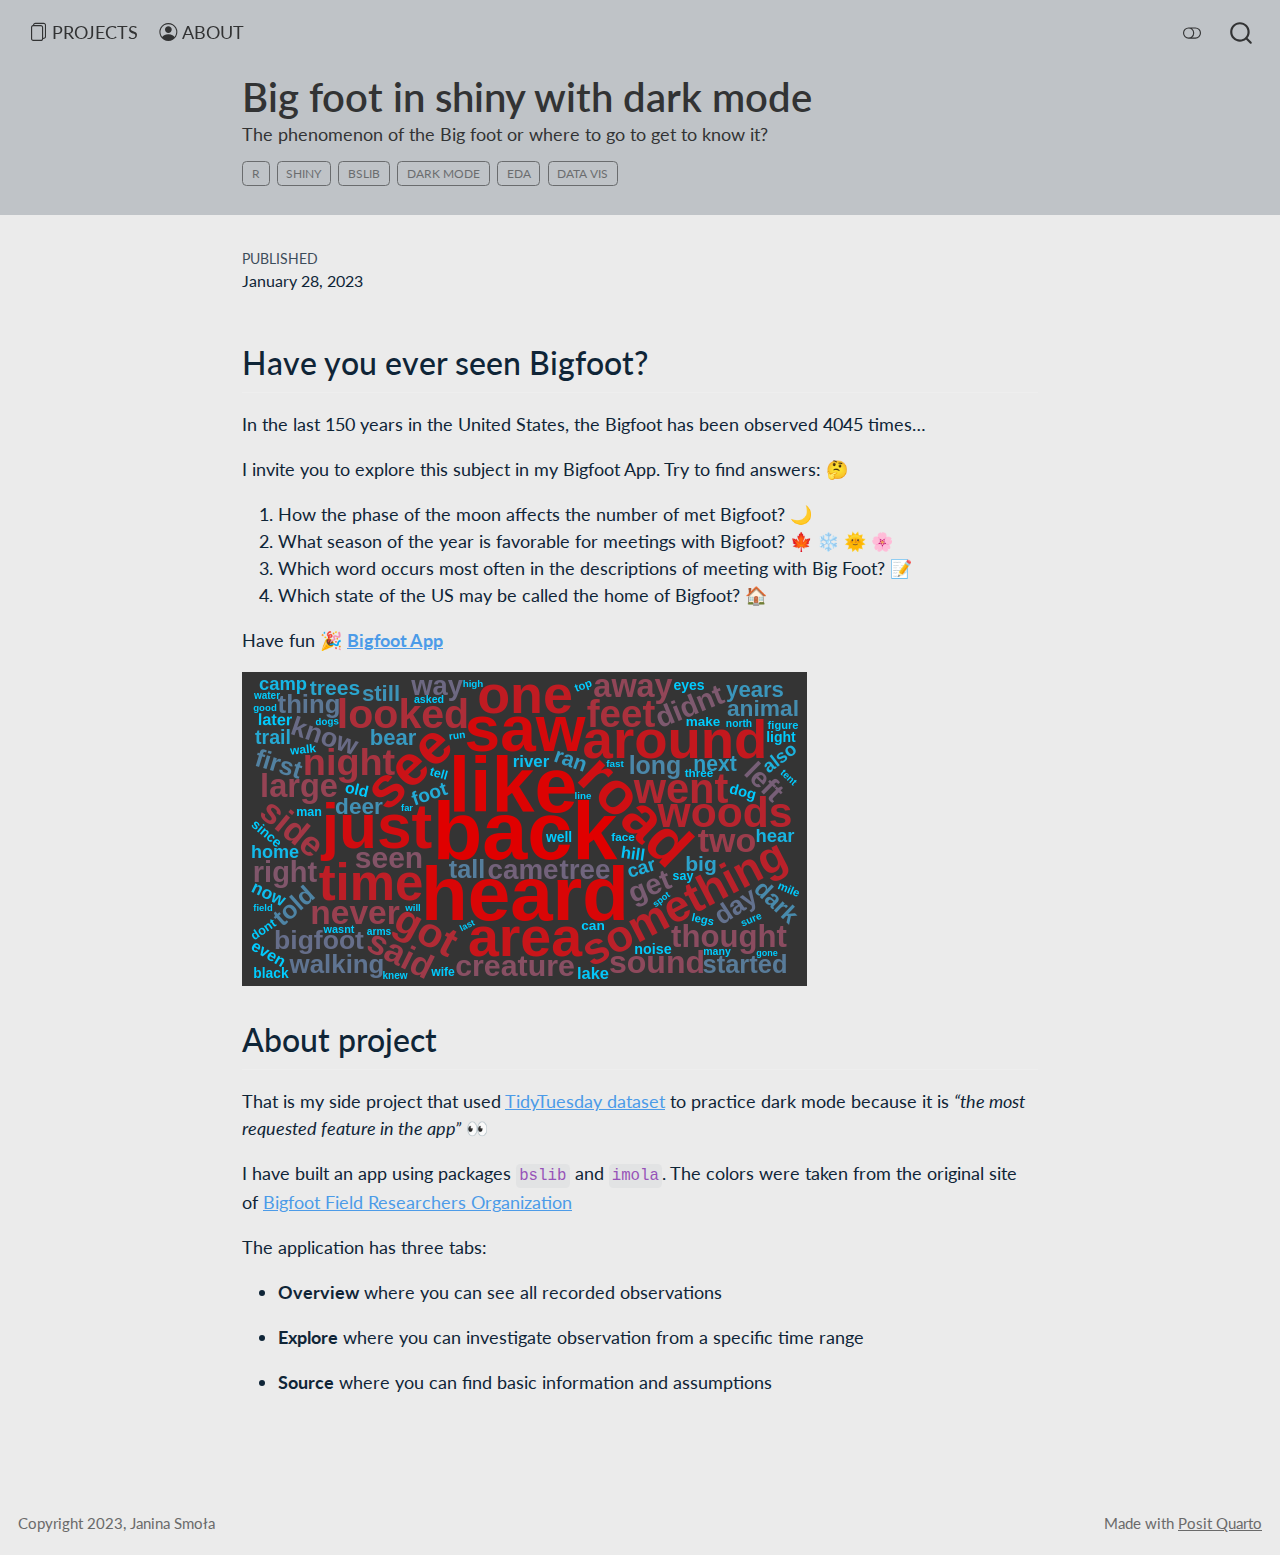
<file: docs/posts/Bigfoot_App/index.html>
<!DOCTYPE html>
<html xmlns="http://www.w3.org/1999/xhtml" lang="en" xml:lang="en"><head>

<meta charset="utf-8">
<meta name="generator" content="quarto-1.2.269">

<meta name="viewport" content="width=device-width, initial-scale=1.0, user-scalable=yes">

<meta name="dcterms.date" content="2023-01-28">
<meta name="description" content="The phenomenon of the Big foot or where to go to get to know it?">

<title>Big foot in shiny with dark mode</title>
<style>
code{white-space: pre-wrap;}
span.smallcaps{font-variant: small-caps;}
div.columns{display: flex; gap: min(4vw, 1.5em);}
div.column{flex: auto; overflow-x: auto;}
div.hanging-indent{margin-left: 1.5em; text-indent: -1.5em;}
ul.task-list{list-style: none;}
ul.task-list li input[type="checkbox"] {
  width: 0.8em;
  margin: 0 0.8em 0.2em -1.6em;
  vertical-align: middle;
}
</style>


<script src="../../site_libs/quarto-nav/quarto-nav.js"></script>
<script src="../../site_libs/clipboard/clipboard.min.js"></script>
<script src="../../site_libs/quarto-search/autocomplete.umd.js"></script>
<script src="../../site_libs/quarto-search/fuse.min.js"></script>
<script src="../../site_libs/quarto-search/quarto-search.js"></script>
<meta name="quarto:offset" content="../../">
<script src="../../site_libs/quarto-html/quarto.js"></script>
<script src="../../site_libs/quarto-html/popper.min.js"></script>
<script src="../../site_libs/quarto-html/tippy.umd.min.js"></script>
<script src="../../site_libs/quarto-html/anchor.min.js"></script>
<link href="../../site_libs/quarto-html/tippy.css" rel="stylesheet">
<link href="../../site_libs/quarto-html/quarto-syntax-highlighting.css" rel="stylesheet" class="quarto-color-scheme" id="quarto-text-highlighting-styles">
<link href="../../site_libs/quarto-html/quarto-syntax-highlighting-dark.css" rel="prefetch" class="quarto-color-scheme quarto-color-alternate" id="quarto-text-highlighting-styles">
<script src="../../site_libs/bootstrap/bootstrap.min.js"></script>
<link href="../../site_libs/bootstrap/bootstrap-icons.css" rel="stylesheet">
<link href="../../site_libs/bootstrap/bootstrap.min.css" rel="stylesheet" class="quarto-color-scheme" id="quarto-bootstrap" data-mode="light">
<link href="../../site_libs/bootstrap/bootstrap-dark.min.css" rel="prefetch" class="quarto-color-scheme quarto-color-alternate" id="quarto-bootstrap" data-mode="dark">
<script id="quarto-search-options" type="application/json">{
  "location": "navbar",
  "copy-button": true,
  "collapse-after": 3,
  "panel-placement": "end",
  "type": "overlay",
  "limit": 20,
  "language": {
    "search-no-results-text": "No results",
    "search-matching-documents-text": "matching documents",
    "search-copy-link-title": "Copy link to search",
    "search-hide-matches-text": "Hide additional matches",
    "search-more-match-text": "more match in this document",
    "search-more-matches-text": "more matches in this document",
    "search-clear-button-title": "Clear",
    "search-detached-cancel-button-title": "Cancel",
    "search-submit-button-title": "Submit"
  }
}</script>


<link rel="stylesheet" href="../../styles.css">
</head>

<body class="nav-fixed fullcontent">

<div id="quarto-search-results"></div>
  <header id="quarto-header" class="headroom fixed-top">
    <nav class="navbar navbar-expand-lg navbar-dark ">
      <div class="navbar-container container-fluid">
          <button class="navbar-toggler" type="button" data-bs-toggle="collapse" data-bs-target="#navbarCollapse" aria-controls="navbarCollapse" aria-expanded="false" aria-label="Toggle navigation" onclick="if (window.quartoToggleHeadroom) { window.quartoToggleHeadroom(); }">
  <span class="navbar-toggler-icon"></span>
</button>
          <div class="collapse navbar-collapse" id="navbarCollapse">
            <ul class="navbar-nav navbar-nav-scroll me-auto">
  <li class="nav-item">
    <a class="nav-link" href="../../index.html"><i class="bi bi-files" role="img">
</i> 
 <span class="menu-text">Projects</span></a>
  </li>  
  <li class="nav-item">
    <a class="nav-link" href="../../about.html"><i class="bi bi-person-circle" role="img">
</i> 
 <span class="menu-text">About</span></a>
  </li>  
</ul>
              <div class="quarto-toggle-container">
                  <a href="" class="quarto-color-scheme-toggle nav-link" onclick="window.quartoToggleColorScheme(); return false;" title="Toggle dark mode"><i class="bi"></i></a>
              </div>
              <div id="quarto-search" class="" title="Search"></div>
          </div> <!-- /navcollapse -->
      </div> <!-- /container-fluid -->
    </nav>
</header>
<!-- content -->
<header id="title-block-header" class="quarto-title-block default page-columns page-full">
  <div class="quarto-title-banner page-columns page-full">
    <div class="quarto-title column-body">
      <h1 class="title">Big foot in shiny with dark mode</h1>
                  <div>
        <div class="description">
          The phenomenon of the Big foot or where to go to get to know it?
        </div>
      </div>
                          <div class="quarto-categories">
                <div class="quarto-category">R</div>
                <div class="quarto-category">shiny</div>
                <div class="quarto-category">bslib</div>
                <div class="quarto-category">dark mode</div>
                <div class="quarto-category">EDA</div>
                <div class="quarto-category">data vis</div>
              </div>
                  </div>
  </div>
    
  
  <div class="quarto-title-meta">

      
      <div>
      <div class="quarto-title-meta-heading">Published</div>
      <div class="quarto-title-meta-contents">
        <p class="date">January 28, 2023</p>
      </div>
    </div>
    
      
    </div>
    
  
  </header><div id="quarto-content" class="quarto-container page-columns page-rows-contents page-layout-article page-navbar">
<!-- sidebar -->
<!-- margin-sidebar -->
    
<!-- main -->
<main class="content quarto-banner-title-block" id="quarto-document-content">




<section id="have-you-ever-seen-bigfoot" class="level2">
<h2 class="anchored" data-anchor-id="have-you-ever-seen-bigfoot">Have you ever seen Bigfoot?</h2>
<p>In the last 150 years in the United States, the Bigfoot has been observed 4045 times…</p>
<p>I invite you to explore this subject in my Bigfoot App. Try to find answers: 🤔</p>
<ol type="1">
<li>How the phase of the moon affects the number of met Bigfoot? 🌙</li>
<li>What season of the year is favorable for meetings with Bigfoot? 🍁 ❄️ 🌞 🌸</li>
<li>Which word occurs most often in the descriptions of meeting with Big Foot? 📝</li>
<li>Which state of the US may be called the home of Bigfoot? 🏠</li>
</ol>
<p>Have fun 🎉 <a href="https://j-smola.shinyapps.io/Bigfoot_App/"><strong>Bigfoot App</strong></a></p>
<p><img src="thumbnail.png" class="img-fluid"></p>
</section>
<section id="about-project" class="level2">
<h2 class="anchored" data-anchor-id="about-project">About project</h2>
<p>That is my side project that used <a href="https://github.com/rfordatascience/tidytuesday/tree/master/data/2022/2022-09-13">TidyTuesday dataset</a> to practice dark mode because it is <em>“the most requested feature in the app”</em> 👀</p>
<p>I have built an app using packages <code>bslib</code> and <code>imola</code>. The colors were taken from the original site of <a href="https://www.bfro.net/">Bigfoot Field Researchers Organization</a></p>
<p>The application has three tabs:</p>
<ul>
<li><p><strong>Overview</strong> where you can see all recorded observations</p></li>
<li><p><strong>Explore</strong> where you can investigate observation from a specific time range</p></li>
<li><p><strong>Source</strong> where you can find basic information and assumptions</p></li>
</ul>


</section>

</main> <!-- /main -->
<script id="quarto-html-after-body" type="application/javascript">
window.document.addEventListener("DOMContentLoaded", function (event) {
  const toggleBodyColorMode = (bsSheetEl) => {
    const mode = bsSheetEl.getAttribute("data-mode");
    const bodyEl = window.document.querySelector("body");
    if (mode === "dark") {
      bodyEl.classList.add("quarto-dark");
      bodyEl.classList.remove("quarto-light");
    } else {
      bodyEl.classList.add("quarto-light");
      bodyEl.classList.remove("quarto-dark");
    }
  }
  const toggleBodyColorPrimary = () => {
    const bsSheetEl = window.document.querySelector("link#quarto-bootstrap");
    if (bsSheetEl) {
      toggleBodyColorMode(bsSheetEl);
    }
  }
  toggleBodyColorPrimary();  
  const disableStylesheet = (stylesheets) => {
    for (let i=0; i < stylesheets.length; i++) {
      const stylesheet = stylesheets[i];
      stylesheet.rel = 'prefetch';
    }
  }
  const enableStylesheet = (stylesheets) => {
    for (let i=0; i < stylesheets.length; i++) {
      const stylesheet = stylesheets[i];
      stylesheet.rel = 'stylesheet';
    }
  }
  const manageTransitions = (selector, allowTransitions) => {
    const els = window.document.querySelectorAll(selector);
    for (let i=0; i < els.length; i++) {
      const el = els[i];
      if (allowTransitions) {
        el.classList.remove('notransition');
      } else {
        el.classList.add('notransition');
      }
    }
  }
  const toggleColorMode = (alternate) => {
    // Switch the stylesheets
    const alternateStylesheets = window.document.querySelectorAll('link.quarto-color-scheme.quarto-color-alternate');
    manageTransitions('#quarto-margin-sidebar .nav-link', false);
    if (alternate) {
      enableStylesheet(alternateStylesheets);
      for (const sheetNode of alternateStylesheets) {
        if (sheetNode.id === "quarto-bootstrap") {
          toggleBodyColorMode(sheetNode);
        }
      }
    } else {
      disableStylesheet(alternateStylesheets);
      toggleBodyColorPrimary();
    }
    manageTransitions('#quarto-margin-sidebar .nav-link', true);
    // Switch the toggles
    const toggles = window.document.querySelectorAll('.quarto-color-scheme-toggle');
    for (let i=0; i < toggles.length; i++) {
      const toggle = toggles[i];
      if (toggle) {
        if (alternate) {
          toggle.classList.add("alternate");     
        } else {
          toggle.classList.remove("alternate");
        }
      }
    }
    // Hack to workaround the fact that safari doesn't
    // properly recolor the scrollbar when toggling (#1455)
    if (navigator.userAgent.indexOf('Safari') > 0 && navigator.userAgent.indexOf('Chrome') == -1) {
      manageTransitions("body", false);
      window.scrollTo(0, 1);
      setTimeout(() => {
        window.scrollTo(0, 0);
        manageTransitions("body", true);
      }, 40);  
    }
  }
  const isFileUrl = () => { 
    return window.location.protocol === 'file:';
  }
  const hasAlternateSentinel = () => {  
    let styleSentinel = getColorSchemeSentinel();
    if (styleSentinel !== null) {
      return styleSentinel === "alternate";
    } else {
      return false;
    }
  }
  const setStyleSentinel = (alternate) => {
    const value = alternate ? "alternate" : "default";
    if (!isFileUrl()) {
      window.localStorage.setItem("quarto-color-scheme", value);
    } else {
      localAlternateSentinel = value;
    }
  }
  const getColorSchemeSentinel = () => {
    if (!isFileUrl()) {
      const storageValue = window.localStorage.getItem("quarto-color-scheme");
      return storageValue != null ? storageValue : localAlternateSentinel;
    } else {
      return localAlternateSentinel;
    }
  }
  let localAlternateSentinel = 'default';
  // Dark / light mode switch
  window.quartoToggleColorScheme = () => {
    // Read the current dark / light value 
    let toAlternate = !hasAlternateSentinel();
    toggleColorMode(toAlternate);
    setStyleSentinel(toAlternate);
  };
  // Ensure there is a toggle, if there isn't float one in the top right
  if (window.document.querySelector('.quarto-color-scheme-toggle') === null) {
    const a = window.document.createElement('a');
    a.classList.add('top-right');
    a.classList.add('quarto-color-scheme-toggle');
    a.href = "";
    a.onclick = function() { try { window.quartoToggleColorScheme(); } catch {} return false; };
    const i = window.document.createElement("i");
    i.classList.add('bi');
    a.appendChild(i);
    window.document.body.appendChild(a);
  }
  // Switch to dark mode if need be
  if (hasAlternateSentinel()) {
    toggleColorMode(true);
  } else {
    toggleColorMode(false);
  }
  const icon = "";
  const anchorJS = new window.AnchorJS();
  anchorJS.options = {
    placement: 'right',
    icon: icon
  };
  anchorJS.add('.anchored');
  const clipboard = new window.ClipboardJS('.code-copy-button', {
    target: function(trigger) {
      return trigger.previousElementSibling;
    }
  });
  clipboard.on('success', function(e) {
    // button target
    const button = e.trigger;
    // don't keep focus
    button.blur();
    // flash "checked"
    button.classList.add('code-copy-button-checked');
    var currentTitle = button.getAttribute("title");
    button.setAttribute("title", "Copied!");
    let tooltip;
    if (window.bootstrap) {
      button.setAttribute("data-bs-toggle", "tooltip");
      button.setAttribute("data-bs-placement", "left");
      button.setAttribute("data-bs-title", "Copied!");
      tooltip = new bootstrap.Tooltip(button, 
        { trigger: "manual", 
          customClass: "code-copy-button-tooltip",
          offset: [0, -8]});
      tooltip.show();    
    }
    setTimeout(function() {
      if (tooltip) {
        tooltip.hide();
        button.removeAttribute("data-bs-title");
        button.removeAttribute("data-bs-toggle");
        button.removeAttribute("data-bs-placement");
      }
      button.setAttribute("title", currentTitle);
      button.classList.remove('code-copy-button-checked');
    }, 1000);
    // clear code selection
    e.clearSelection();
  });
  function tippyHover(el, contentFn) {
    const config = {
      allowHTML: true,
      content: contentFn,
      maxWidth: 500,
      delay: 100,
      arrow: false,
      appendTo: function(el) {
          return el.parentElement;
      },
      interactive: true,
      interactiveBorder: 10,
      theme: 'quarto',
      placement: 'bottom-start'
    };
    window.tippy(el, config); 
  }
  const noterefs = window.document.querySelectorAll('a[role="doc-noteref"]');
  for (var i=0; i<noterefs.length; i++) {
    const ref = noterefs[i];
    tippyHover(ref, function() {
      // use id or data attribute instead here
      let href = ref.getAttribute('data-footnote-href') || ref.getAttribute('href');
      try { href = new URL(href).hash; } catch {}
      const id = href.replace(/^#\/?/, "");
      const note = window.document.getElementById(id);
      return note.innerHTML;
    });
  }
  const findCites = (el) => {
    const parentEl = el.parentElement;
    if (parentEl) {
      const cites = parentEl.dataset.cites;
      if (cites) {
        return {
          el,
          cites: cites.split(' ')
        };
      } else {
        return findCites(el.parentElement)
      }
    } else {
      return undefined;
    }
  };
  var bibliorefs = window.document.querySelectorAll('a[role="doc-biblioref"]');
  for (var i=0; i<bibliorefs.length; i++) {
    const ref = bibliorefs[i];
    const citeInfo = findCites(ref);
    if (citeInfo) {
      tippyHover(citeInfo.el, function() {
        var popup = window.document.createElement('div');
        citeInfo.cites.forEach(function(cite) {
          var citeDiv = window.document.createElement('div');
          citeDiv.classList.add('hanging-indent');
          citeDiv.classList.add('csl-entry');
          var biblioDiv = window.document.getElementById('ref-' + cite);
          if (biblioDiv) {
            citeDiv.innerHTML = biblioDiv.innerHTML;
          }
          popup.appendChild(citeDiv);
        });
        return popup.innerHTML;
      });
    }
  }
});
</script>
</div> <!-- /content -->
<footer class="footer">
  <div class="nav-footer">
    <div class="nav-footer-left">Copyright 2023, Janina Smoła</div>   
    <div class="nav-footer-right">Made with <a href="https://quarto.org/" target="_blank">Posit Quarto</a></div>
  </div>
</footer>



</body></html>
</file>
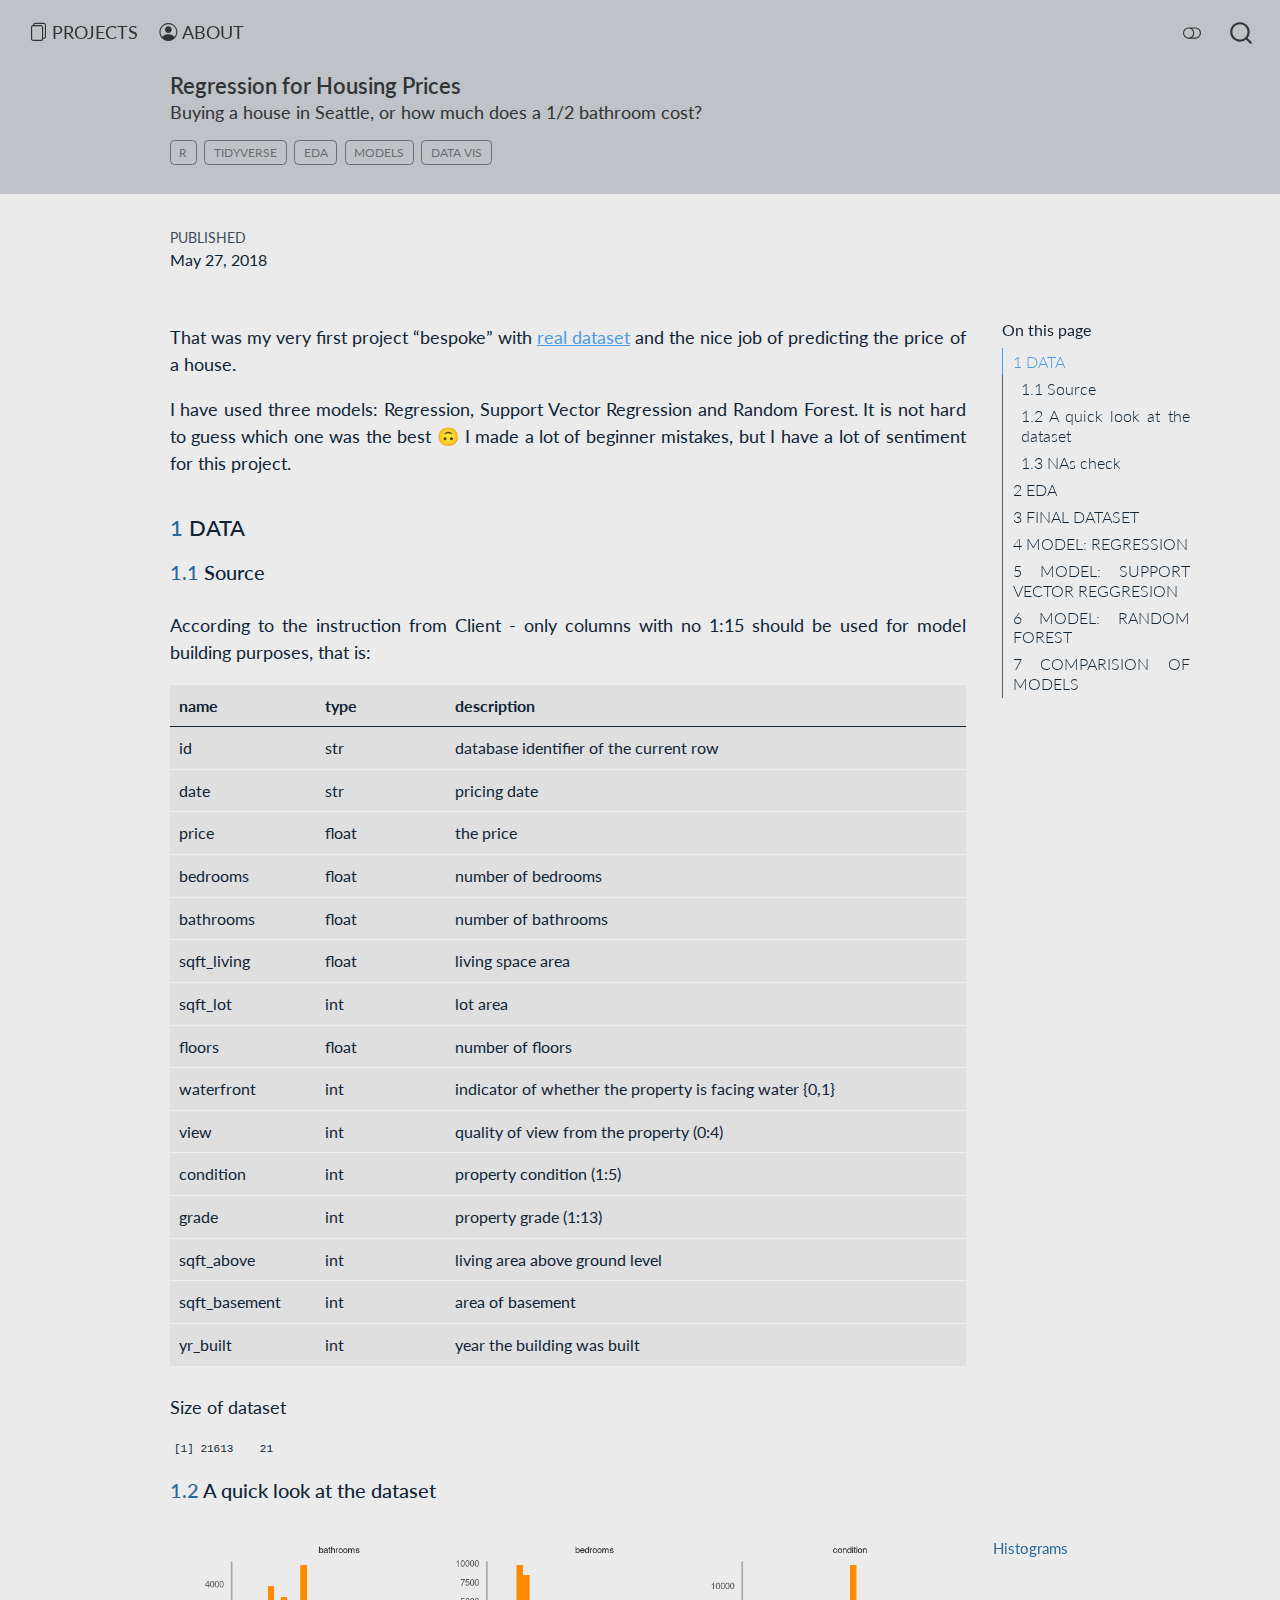
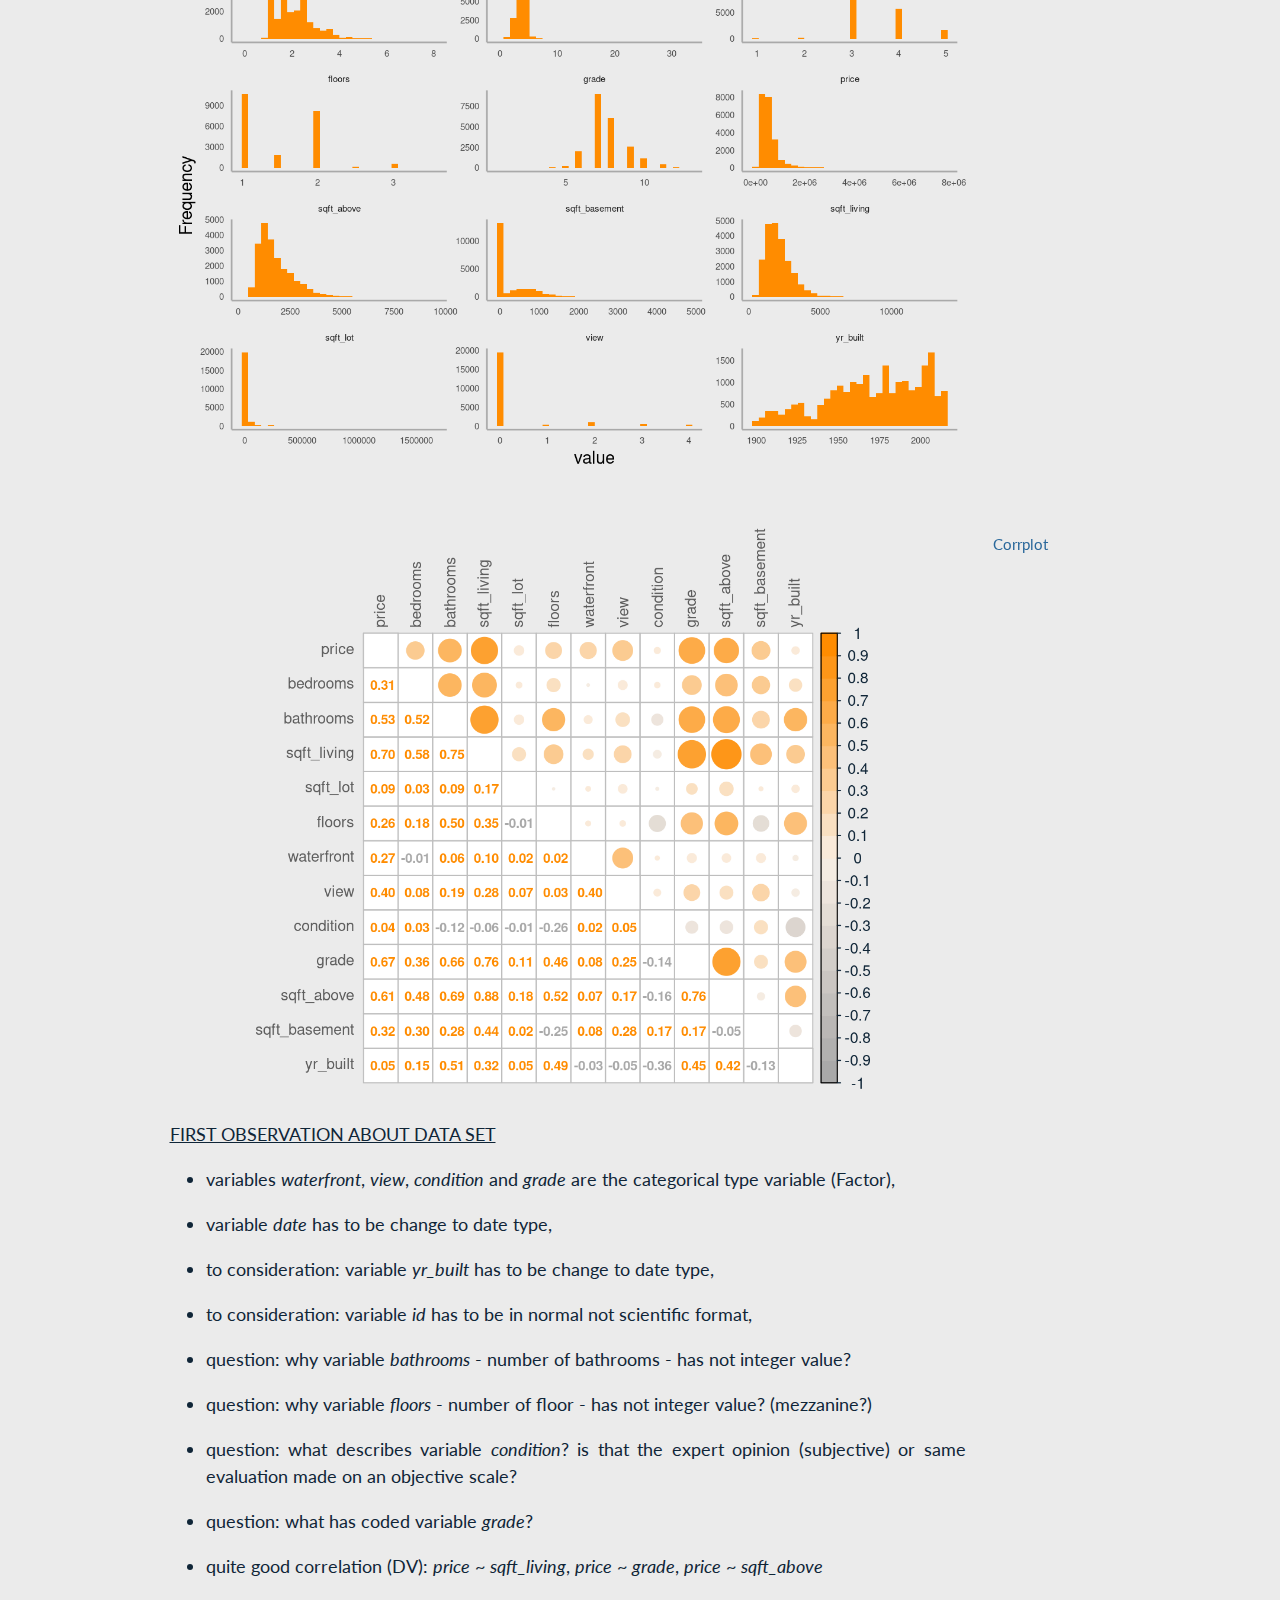
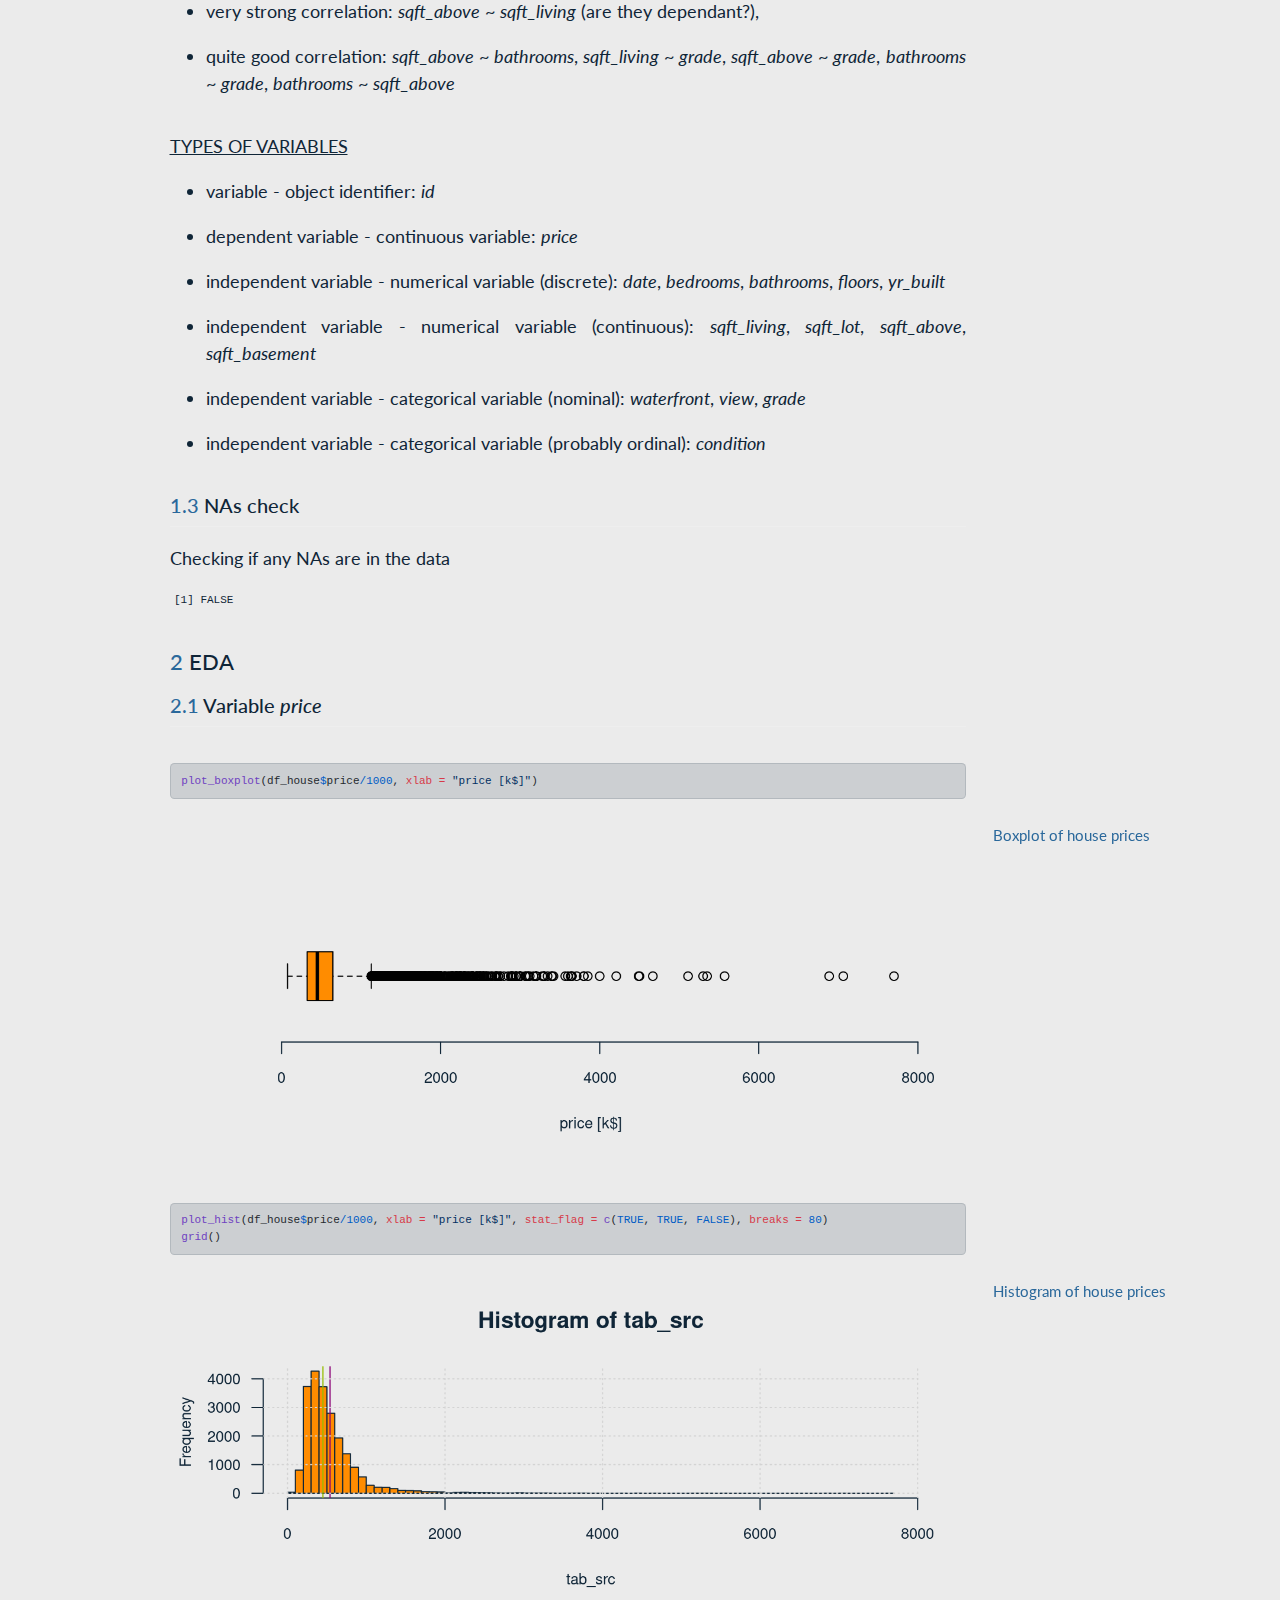
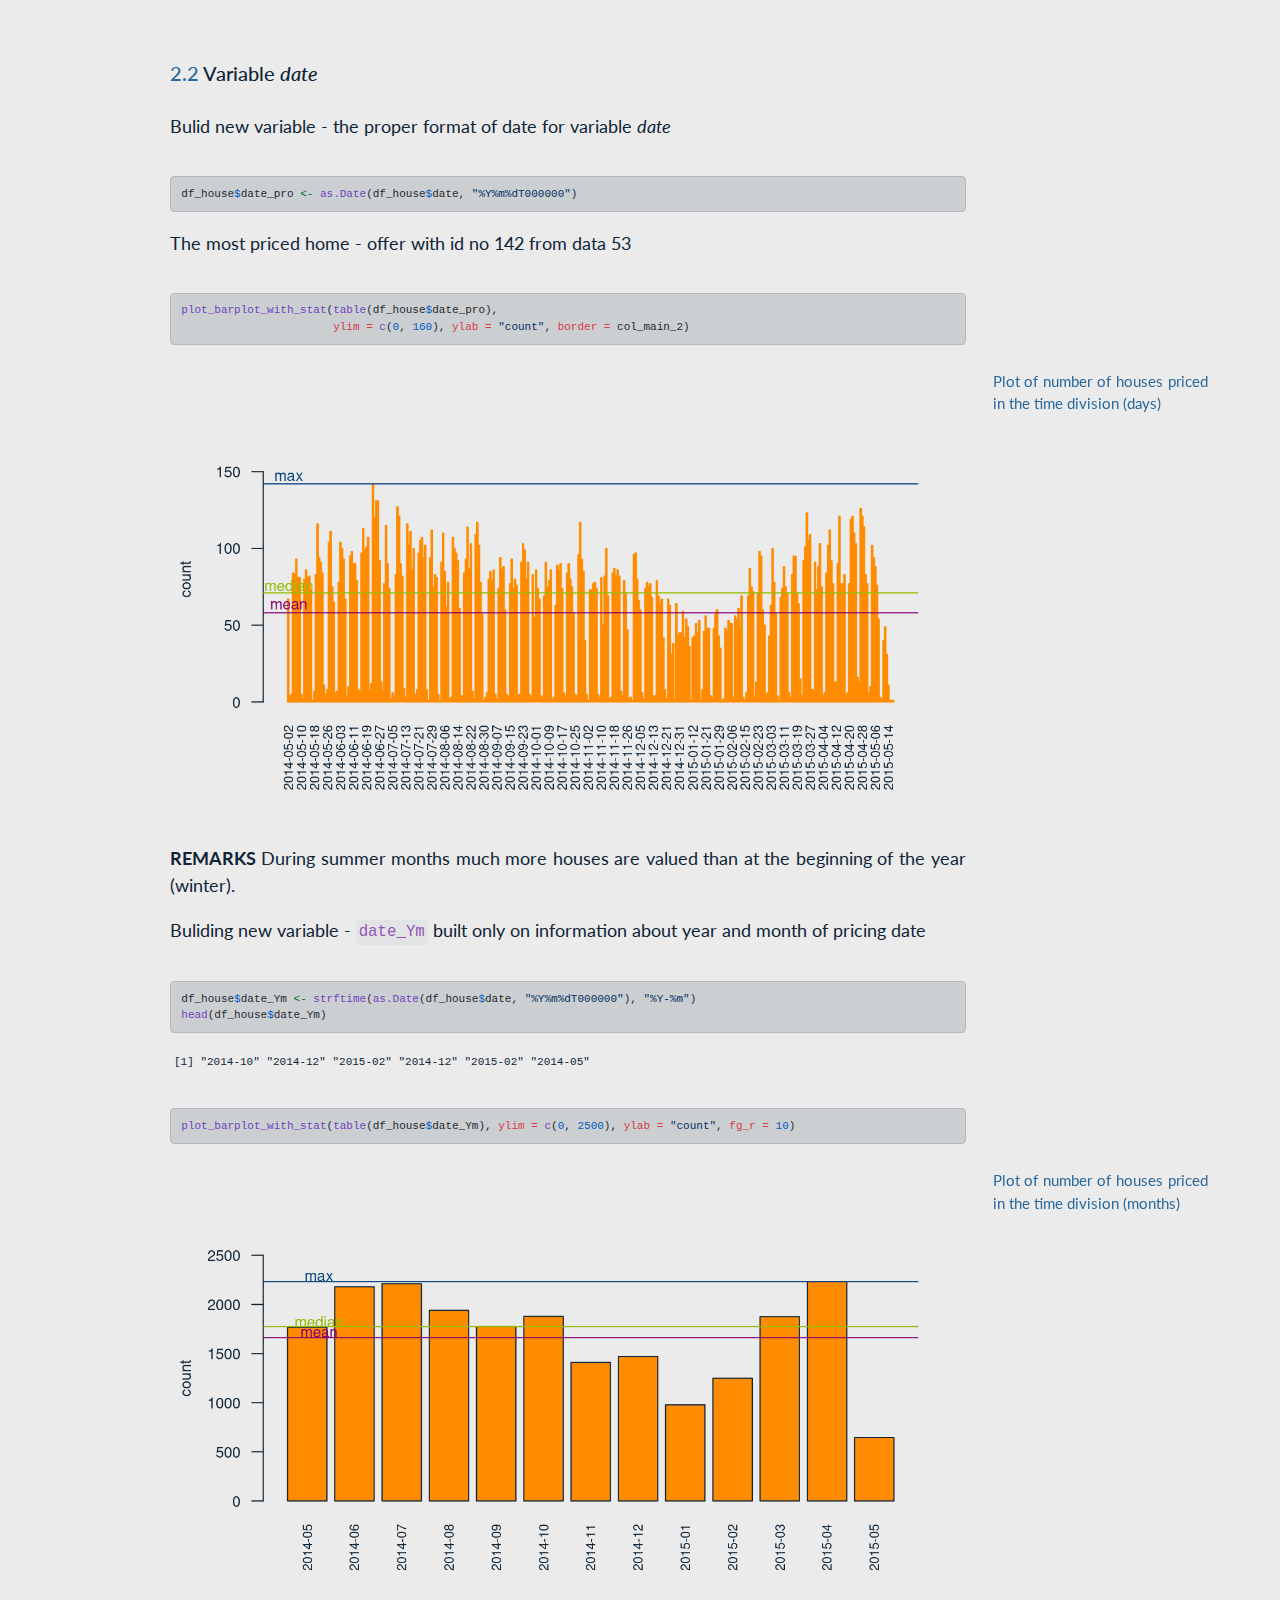
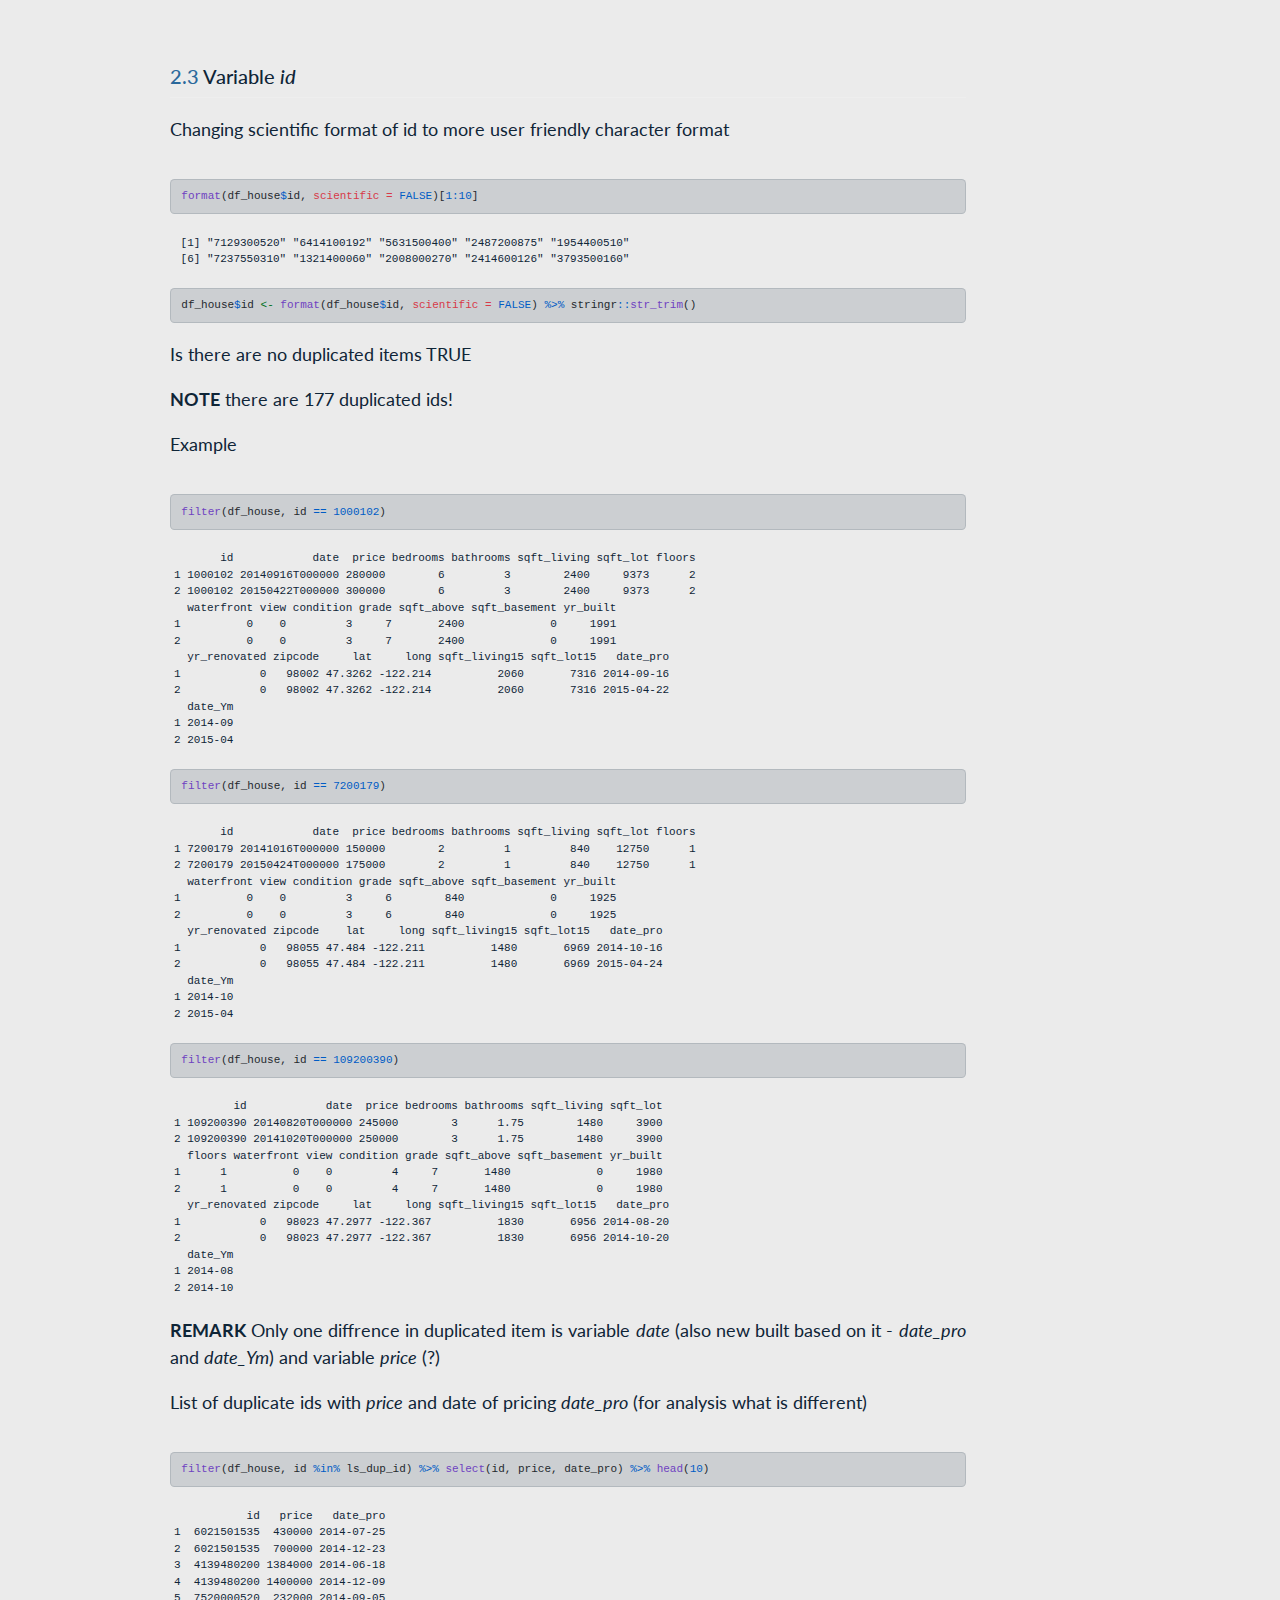
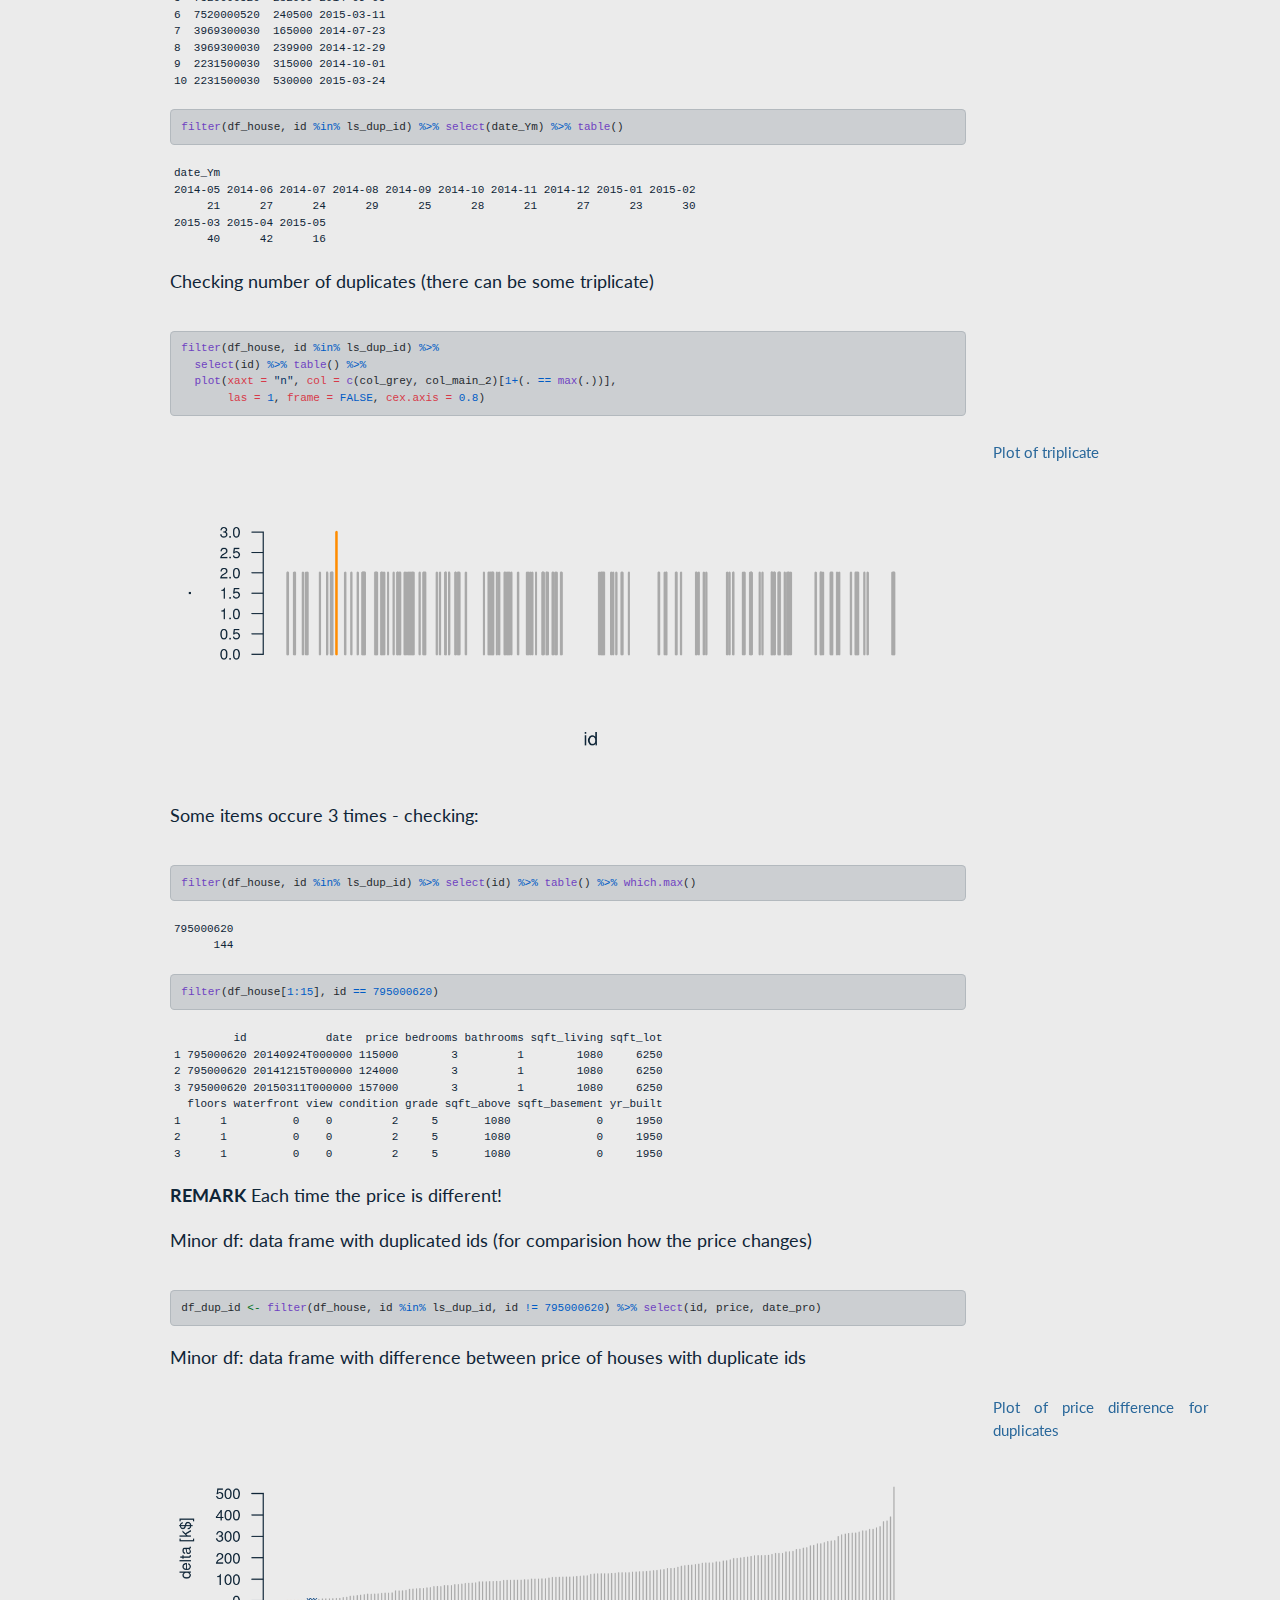
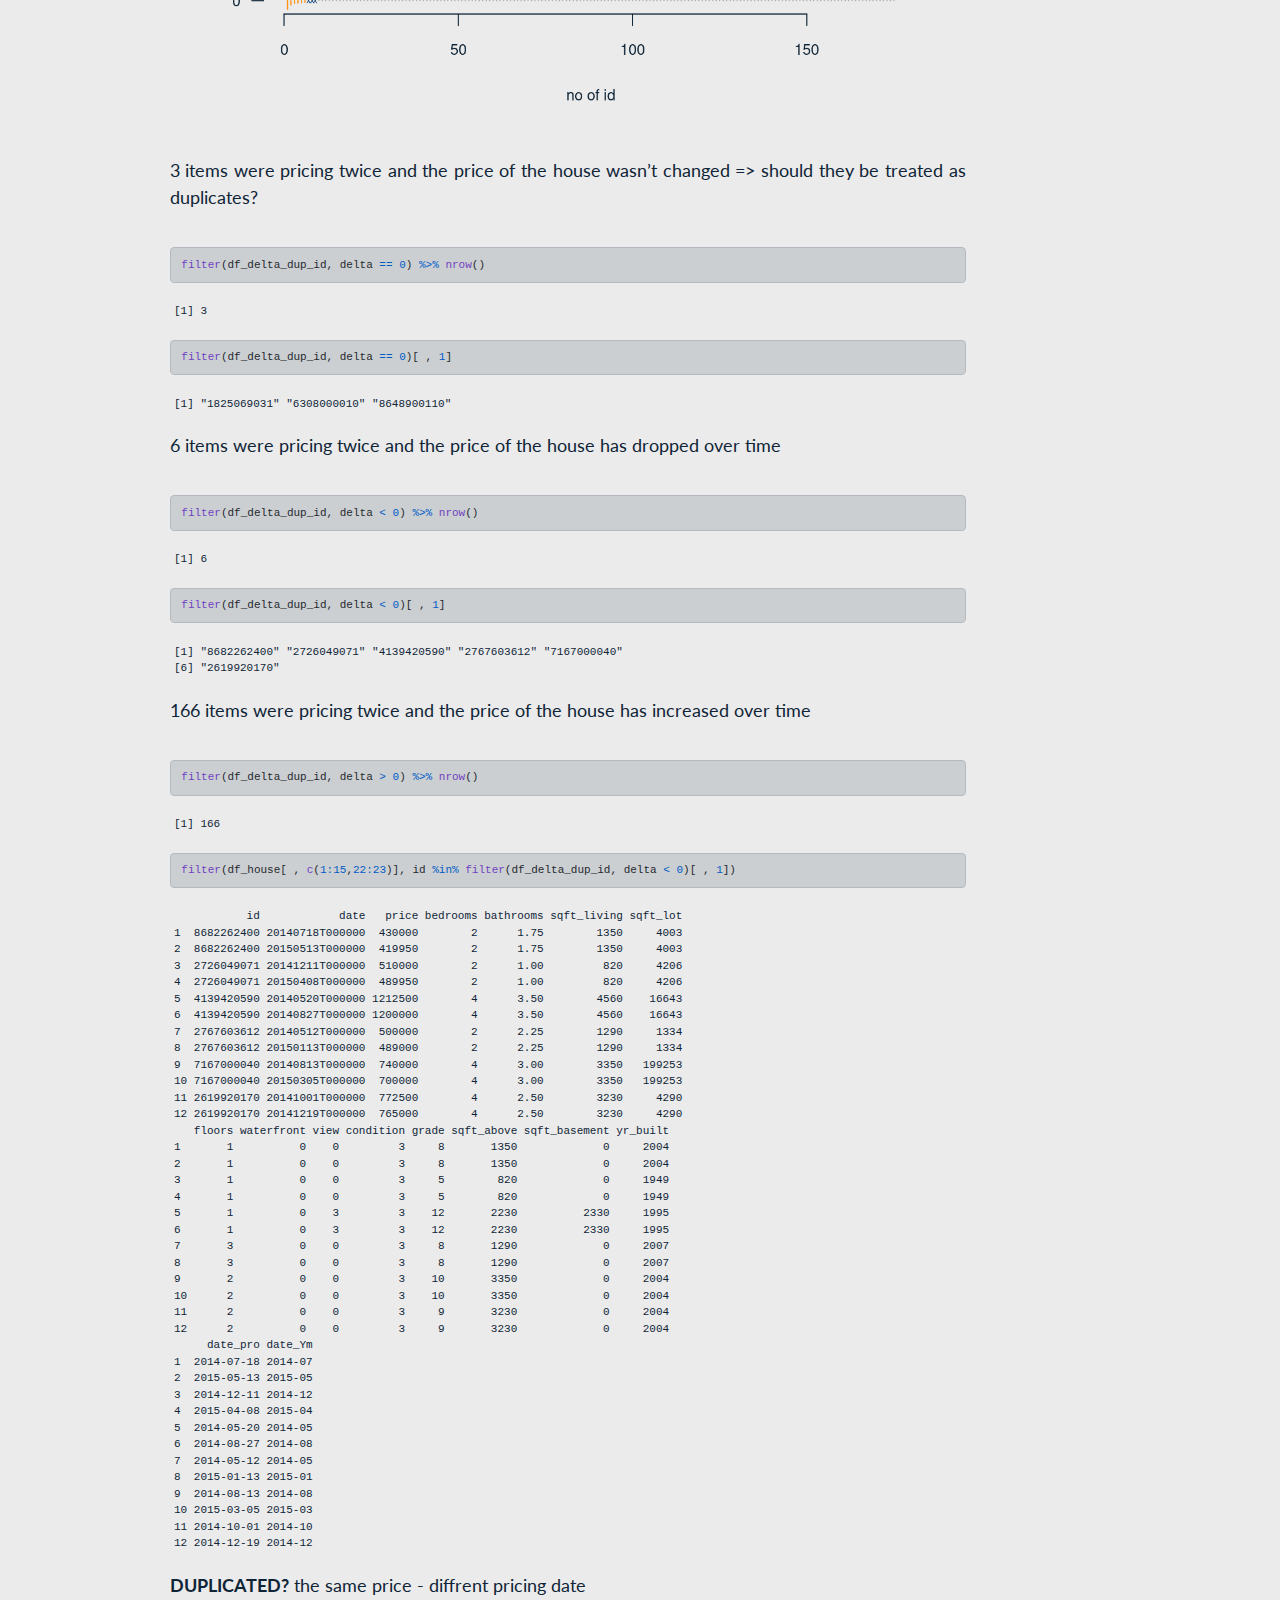
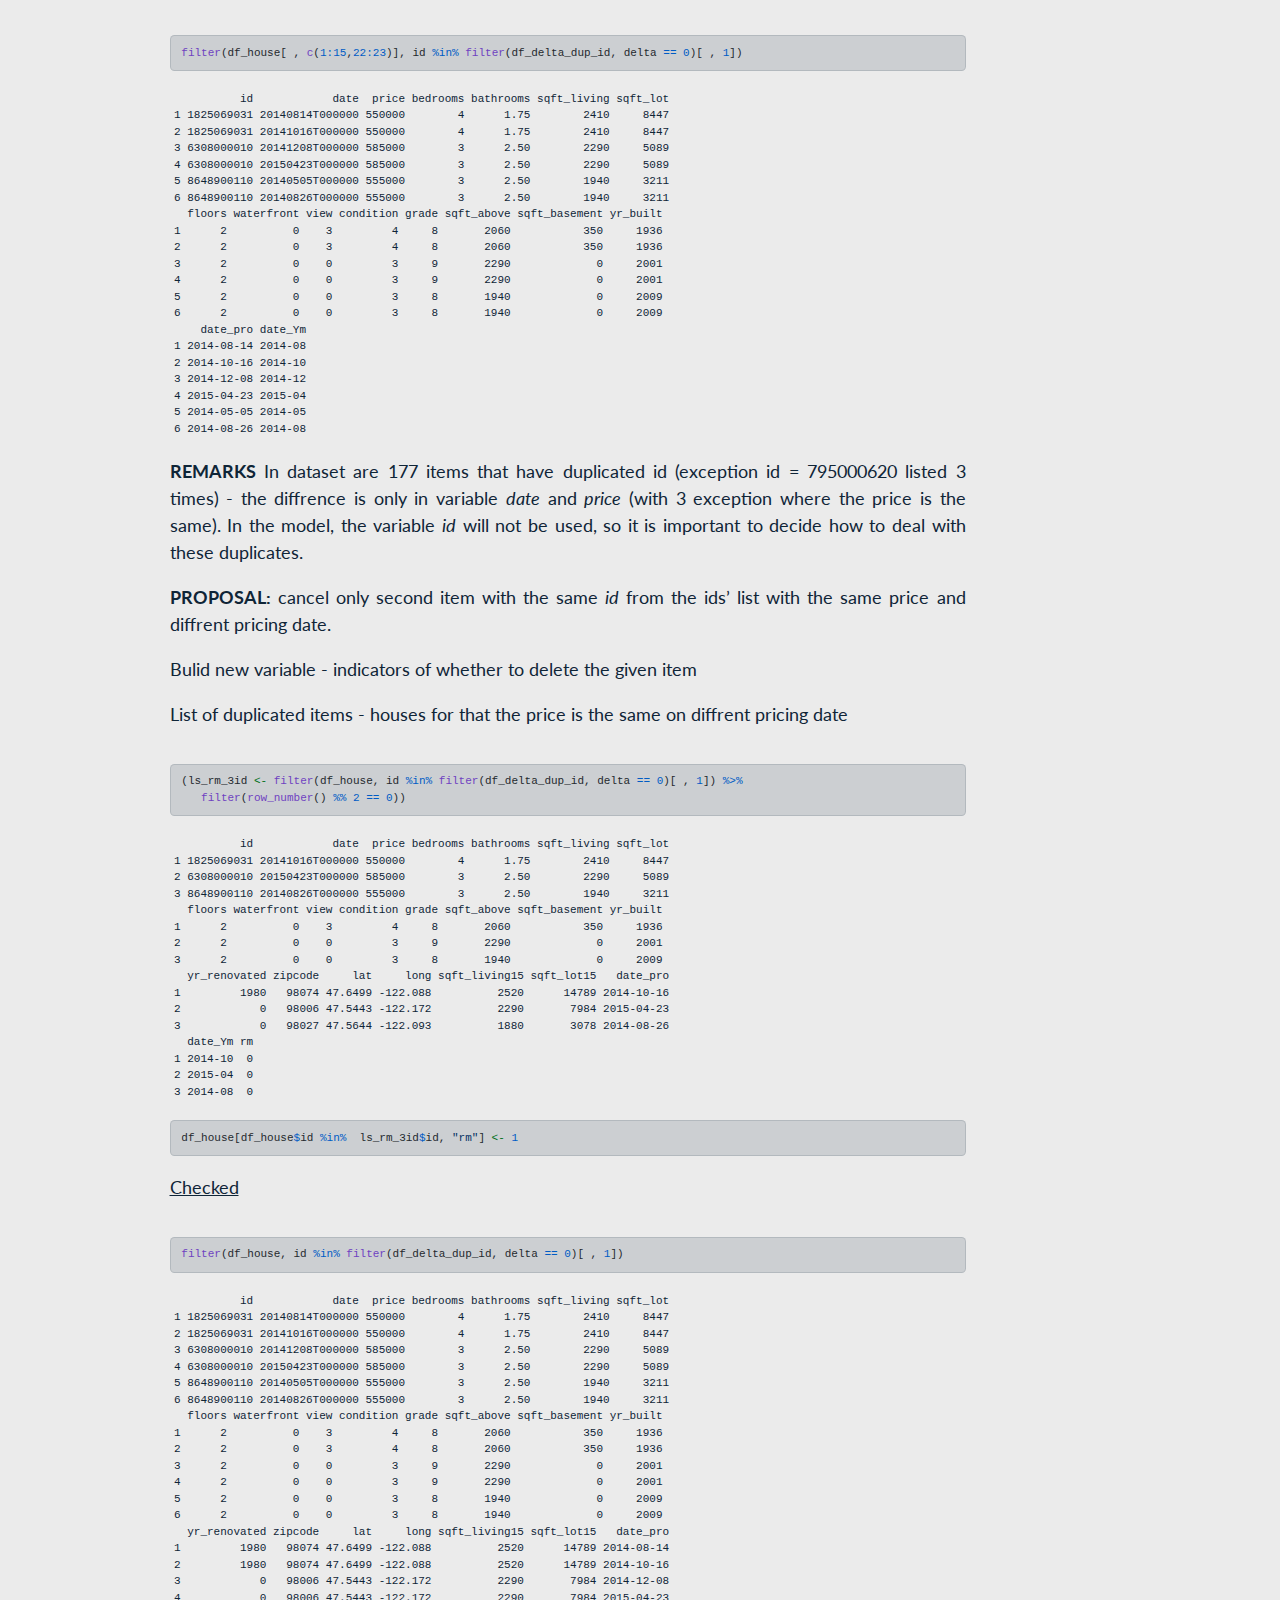
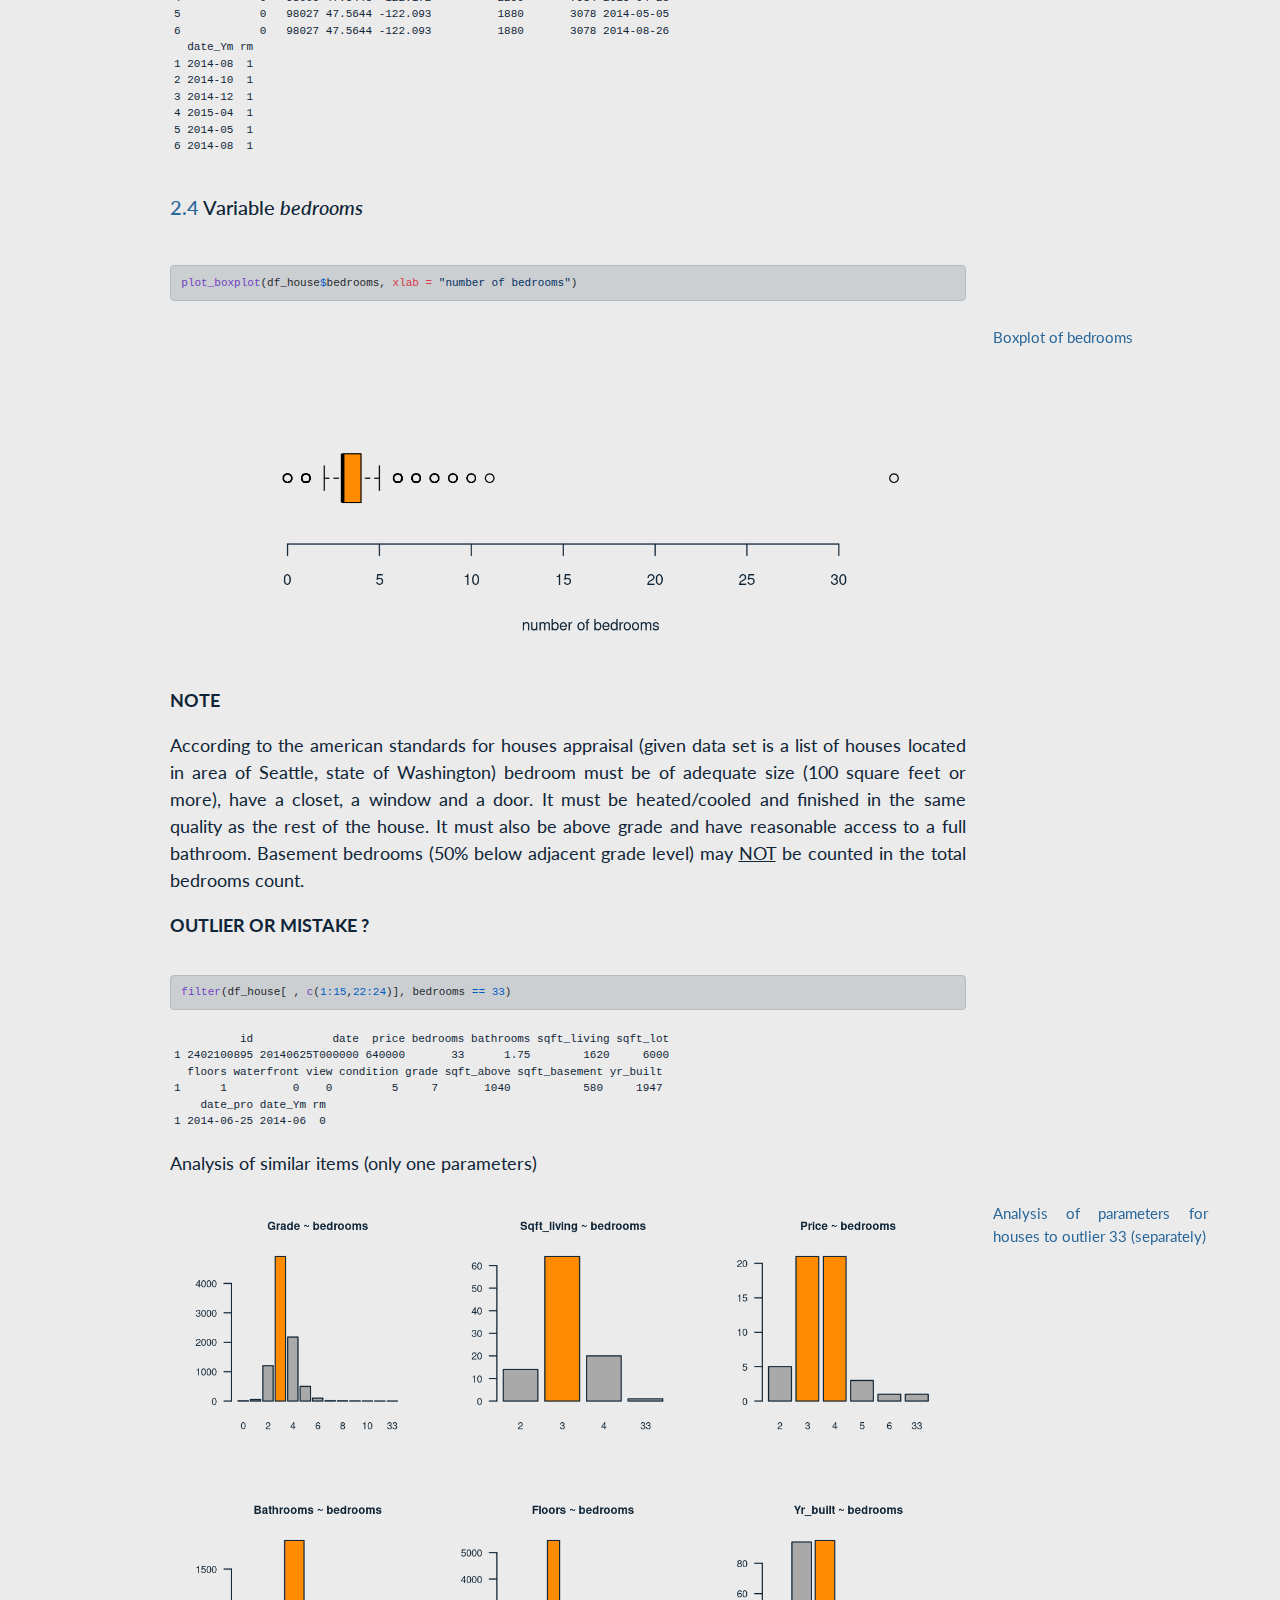
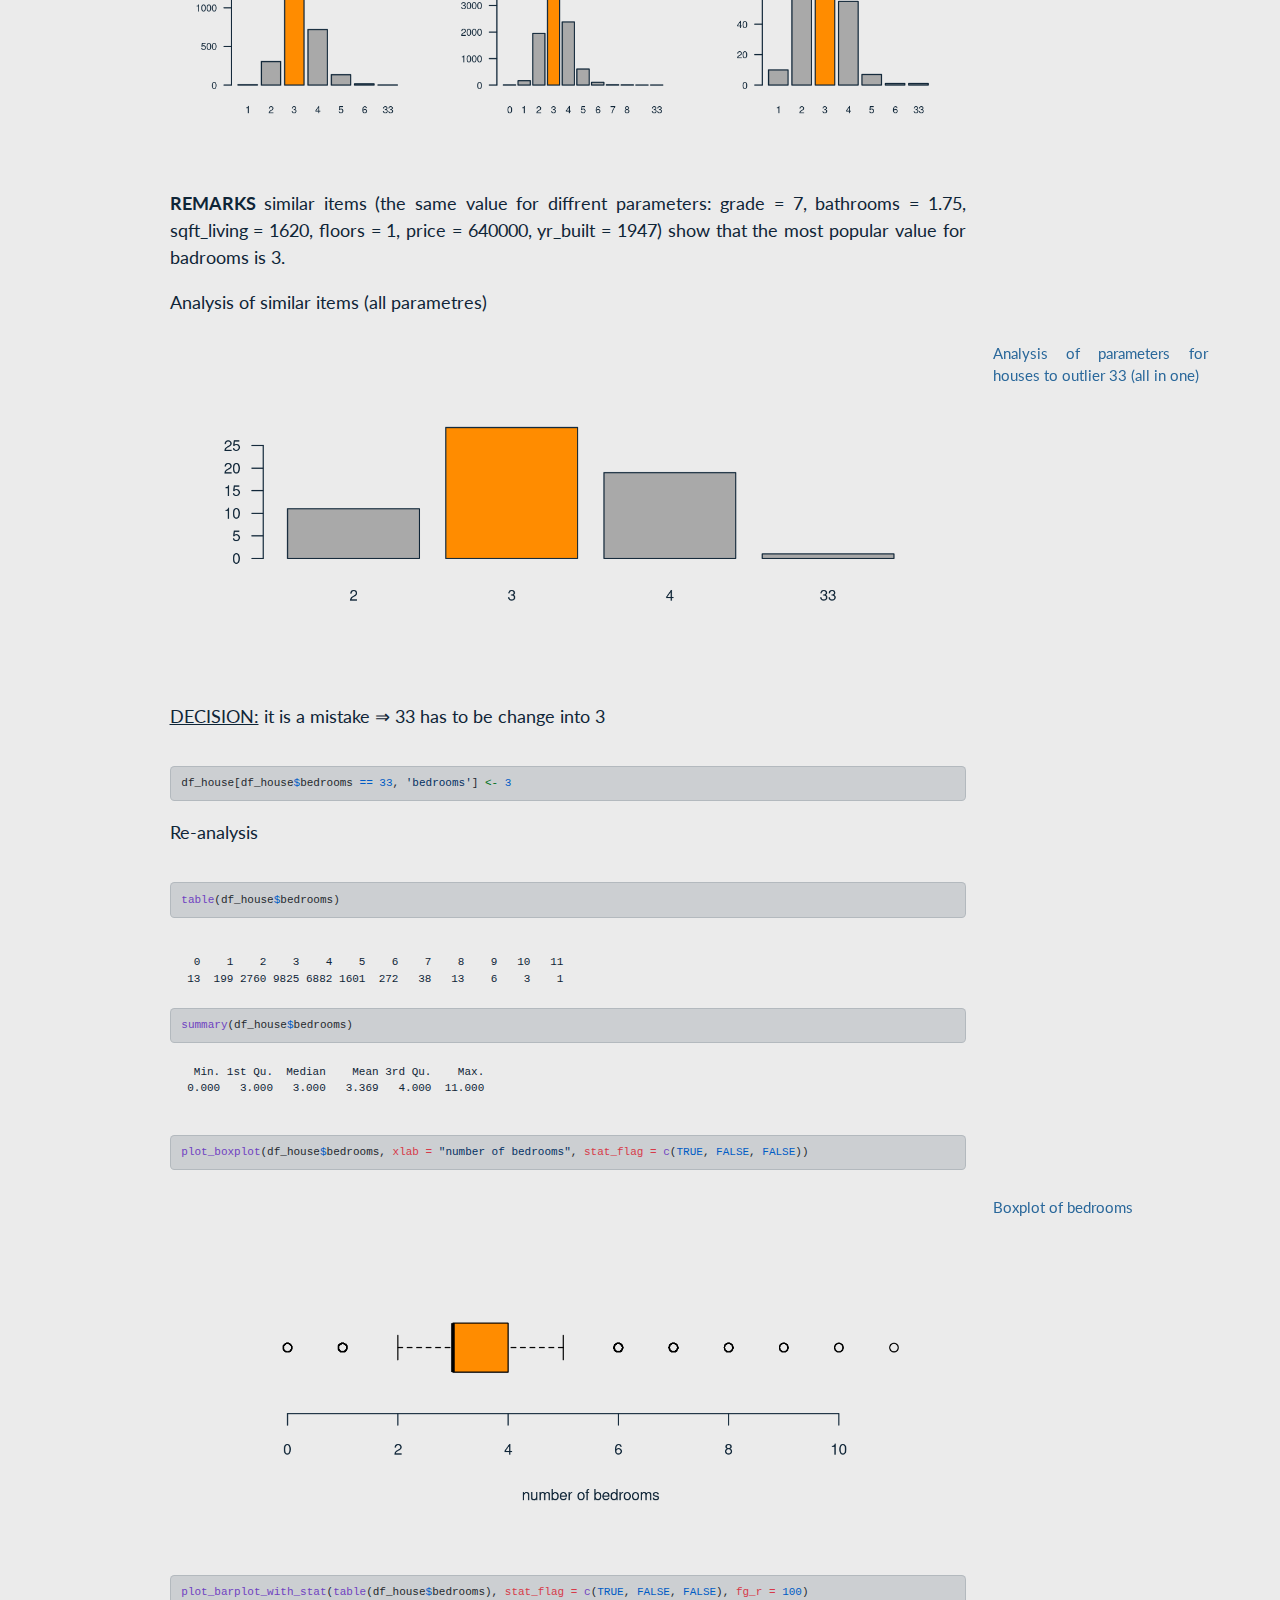
<file: docs/posts/Housing_Prices/index.html>
<!DOCTYPE html>
<html xmlns="http://www.w3.org/1999/xhtml" lang="en" xml:lang="en"><head>

<meta charset="utf-8">
<meta name="generator" content="quarto-1.2.269">

<meta name="viewport" content="width=device-width, initial-scale=1.0, user-scalable=yes">

<meta name="dcterms.date" content="2018-05-27">
<meta name="description" content="Buying a house in Seattle, or how much does a 1/2 bathroom cost?">

<title>Regression for Housing Prices</title>
<style>
code{white-space: pre-wrap;}
span.smallcaps{font-variant: small-caps;}
div.columns{display: flex; gap: min(4vw, 1.5em);}
div.column{flex: auto; overflow-x: auto;}
div.hanging-indent{margin-left: 1.5em; text-indent: -1.5em;}
ul.task-list{list-style: none;}
ul.task-list li input[type="checkbox"] {
  width: 0.8em;
  margin: 0 0.8em 0.2em -1.6em;
  vertical-align: middle;
}
pre > code.sourceCode { white-space: pre; position: relative; }
pre > code.sourceCode > span { display: inline-block; line-height: 1.25; }
pre > code.sourceCode > span:empty { height: 1.2em; }
.sourceCode { overflow: visible; }
code.sourceCode > span { color: inherit; text-decoration: inherit; }
div.sourceCode { margin: 1em 0; }
pre.sourceCode { margin: 0; }
@media screen {
div.sourceCode { overflow: auto; }
}
@media print {
pre > code.sourceCode { white-space: pre-wrap; }
pre > code.sourceCode > span { text-indent: -5em; padding-left: 5em; }
}
pre.numberSource code
  { counter-reset: source-line 0; }
pre.numberSource code > span
  { position: relative; left: -4em; counter-increment: source-line; }
pre.numberSource code > span > a:first-child::before
  { content: counter(source-line);
    position: relative; left: -1em; text-align: right; vertical-align: baseline;
    border: none; display: inline-block;
    -webkit-touch-callout: none; -webkit-user-select: none;
    -khtml-user-select: none; -moz-user-select: none;
    -ms-user-select: none; user-select: none;
    padding: 0 4px; width: 4em;
    color: #aaaaaa;
  }
pre.numberSource { margin-left: 3em; border-left: 1px solid #aaaaaa;  padding-left: 4px; }
div.sourceCode
  {   }
@media screen {
pre > code.sourceCode > span > a:first-child::before { text-decoration: underline; }
}
code span.al { color: #ff0000; font-weight: bold; } /* Alert */
code span.an { color: #60a0b0; font-weight: bold; font-style: italic; } /* Annotation */
code span.at { color: #7d9029; } /* Attribute */
code span.bn { color: #40a070; } /* BaseN */
code span.bu { color: #008000; } /* BuiltIn */
code span.cf { color: #007020; font-weight: bold; } /* ControlFlow */
code span.ch { color: #4070a0; } /* Char */
code span.cn { color: #880000; } /* Constant */
code span.co { color: #60a0b0; font-style: italic; } /* Comment */
code span.cv { color: #60a0b0; font-weight: bold; font-style: italic; } /* CommentVar */
code span.do { color: #ba2121; font-style: italic; } /* Documentation */
code span.dt { color: #902000; } /* DataType */
code span.dv { color: #40a070; } /* DecVal */
code span.er { color: #ff0000; font-weight: bold; } /* Error */
code span.ex { } /* Extension */
code span.fl { color: #40a070; } /* Float */
code span.fu { color: #06287e; } /* Function */
code span.im { color: #008000; font-weight: bold; } /* Import */
code span.in { color: #60a0b0; font-weight: bold; font-style: italic; } /* Information */
code span.kw { color: #007020; font-weight: bold; } /* Keyword */
code span.op { color: #666666; } /* Operator */
code span.ot { color: #007020; } /* Other */
code span.pp { color: #bc7a00; } /* Preprocessor */
code span.sc { color: #4070a0; } /* SpecialChar */
code span.ss { color: #bb6688; } /* SpecialString */
code span.st { color: #4070a0; } /* String */
code span.va { color: #19177c; } /* Variable */
code span.vs { color: #4070a0; } /* VerbatimString */
code span.wa { color: #60a0b0; font-weight: bold; font-style: italic; } /* Warning */
</style>


<script src="../../site_libs/quarto-nav/quarto-nav.js"></script>
<script src="../../site_libs/clipboard/clipboard.min.js"></script>
<script src="../../site_libs/quarto-search/autocomplete.umd.js"></script>
<script src="../../site_libs/quarto-search/fuse.min.js"></script>
<script src="../../site_libs/quarto-search/quarto-search.js"></script>
<meta name="quarto:offset" content="../../">
<script src="../../site_libs/quarto-html/quarto.js"></script>
<script src="../../site_libs/quarto-html/popper.min.js"></script>
<script src="../../site_libs/quarto-html/tippy.umd.min.js"></script>
<script src="../../site_libs/quarto-html/anchor.min.js"></script>
<link href="../../site_libs/quarto-html/tippy.css" rel="stylesheet">
<link href="../../site_libs/quarto-html/quarto-syntax-highlighting.css" rel="stylesheet" class="quarto-color-scheme" id="quarto-text-highlighting-styles">
<link href="../../site_libs/quarto-html/quarto-syntax-highlighting-dark.css" rel="prefetch" class="quarto-color-scheme quarto-color-alternate" id="quarto-text-highlighting-styles">
<script src="../../site_libs/bootstrap/bootstrap.min.js"></script>
<link href="../../site_libs/bootstrap/bootstrap-icons.css" rel="stylesheet">
<link href="../../site_libs/bootstrap/bootstrap.min.css" rel="stylesheet" class="quarto-color-scheme" id="quarto-bootstrap" data-mode="light">
<link href="../../site_libs/bootstrap/bootstrap-dark.min.css" rel="prefetch" class="quarto-color-scheme quarto-color-alternate" id="quarto-bootstrap" data-mode="dark">
<script id="quarto-search-options" type="application/json">{
  "location": "navbar",
  "copy-button": true,
  "collapse-after": 3,
  "panel-placement": "end",
  "type": "overlay",
  "limit": 20,
  "language": {
    "search-no-results-text": "No results",
    "search-matching-documents-text": "matching documents",
    "search-copy-link-title": "Copy link to search",
    "search-hide-matches-text": "Hide additional matches",
    "search-more-match-text": "more match in this document",
    "search-more-matches-text": "more matches in this document",
    "search-clear-button-title": "Clear",
    "search-detached-cancel-button-title": "Cancel",
    "search-submit-button-title": "Submit"
  }
}</script>


<link rel="stylesheet" href="../../styles.css">
</head>

<body class="nav-fixed">

<div id="quarto-search-results"></div>
  <header id="quarto-header" class="headroom fixed-top">
    <nav class="navbar navbar-expand-lg navbar-dark ">
      <div class="navbar-container container-fluid">
          <button class="navbar-toggler" type="button" data-bs-toggle="collapse" data-bs-target="#navbarCollapse" aria-controls="navbarCollapse" aria-expanded="false" aria-label="Toggle navigation" onclick="if (window.quartoToggleHeadroom) { window.quartoToggleHeadroom(); }">
  <span class="navbar-toggler-icon"></span>
</button>
          <div class="collapse navbar-collapse" id="navbarCollapse">
            <ul class="navbar-nav navbar-nav-scroll me-auto">
  <li class="nav-item">
    <a class="nav-link" href="../../index.html"><i class="bi bi-files" role="img">
</i> 
 <span class="menu-text">Projects</span></a>
  </li>  
  <li class="nav-item">
    <a class="nav-link" href="../../about.html"><i class="bi bi-person-circle" role="img">
</i> 
 <span class="menu-text">About</span></a>
  </li>  
</ul>
              <div class="quarto-toggle-container">
                  <a href="" class="quarto-color-scheme-toggle nav-link" onclick="window.quartoToggleColorScheme(); return false;" title="Toggle dark mode"><i class="bi"></i></a>
              </div>
              <div id="quarto-search" class="" title="Search"></div>
          </div> <!-- /navcollapse -->
      </div> <!-- /container-fluid -->
    </nav>
</header>
<!-- content -->
<header id="title-block-header" class="quarto-title-block default page-columns page-full">
  <div class="quarto-title-banner page-columns page-full">
    <div class="quarto-title column-body">
      <h1 class="title">Regression for Housing Prices</h1>
                  <div>
        <div class="description">
          Buying a house in Seattle, or how much does a 1/2 bathroom cost?
        </div>
      </div>
                          <div class="quarto-categories">
                <div class="quarto-category">R</div>
                <div class="quarto-category">tidyverse</div>
                <div class="quarto-category">EDA</div>
                <div class="quarto-category">models</div>
                <div class="quarto-category">data vis</div>
              </div>
                  </div>
  </div>
    
  
  <div class="quarto-title-meta">

      
      <div>
      <div class="quarto-title-meta-heading">Published</div>
      <div class="quarto-title-meta-contents">
        <p class="date">May 27, 2018</p>
      </div>
    </div>
    
      
    </div>
    
  
  </header><div id="quarto-content" class="quarto-container page-columns page-rows-contents page-layout-article page-navbar">
<!-- sidebar -->
<!-- margin-sidebar -->
    <div id="quarto-margin-sidebar" class="sidebar margin-sidebar">
        <nav id="TOC" role="doc-toc" class="toc-active">
    <h2 id="toc-title">On this page</h2>
   
  <ul>
  <li><a href="#data" id="toc-data" class="nav-link active" data-scroll-target="#data"><span class="toc-section-number">1</span>  DATA</a>
  <ul class="collapse">
  <li><a href="#source" id="toc-source" class="nav-link" data-scroll-target="#source"><span class="toc-section-number">1.1</span>  Source</a></li>
  <li><a href="#a-quick-look-at-the-dataset" id="toc-a-quick-look-at-the-dataset" class="nav-link" data-scroll-target="#a-quick-look-at-the-dataset"><span class="toc-section-number">1.2</span>  A quick look at the dataset</a></li>
  <li><a href="#nas-check" id="toc-nas-check" class="nav-link" data-scroll-target="#nas-check"><span class="toc-section-number">1.3</span>  NAs check</a></li>
  </ul></li>
  <li><a href="#eda" id="toc-eda" class="nav-link" data-scroll-target="#eda"><span class="toc-section-number">2</span>  EDA</a>
  <ul class="collapse">
  <li><a href="#variable-price" id="toc-variable-price" class="nav-link" data-scroll-target="#variable-price"><span class="toc-section-number">2.1</span>  Variable <em>price</em></a></li>
  <li><a href="#variable-date" id="toc-variable-date" class="nav-link" data-scroll-target="#variable-date"><span class="toc-section-number">2.2</span>  Variable <em>date</em></a></li>
  <li><a href="#variable-id" id="toc-variable-id" class="nav-link" data-scroll-target="#variable-id"><span class="toc-section-number">2.3</span>  Variable <em>id</em></a></li>
  <li><a href="#variable-bedrooms" id="toc-variable-bedrooms" class="nav-link" data-scroll-target="#variable-bedrooms"><span class="toc-section-number">2.4</span>  Variable <em>bedrooms</em></a></li>
  <li><a href="#variable-floors" id="toc-variable-floors" class="nav-link" data-scroll-target="#variable-floors"><span class="toc-section-number">2.5</span>  Variable <em>floors</em></a></li>
  <li><a href="#variable-waterfront" id="toc-variable-waterfront" class="nav-link" data-scroll-target="#variable-waterfront"><span class="toc-section-number">2.6</span>  Variable <em>waterfront</em></a></li>
  <li><a href="#variable-view" id="toc-variable-view" class="nav-link" data-scroll-target="#variable-view"><span class="toc-section-number">2.7</span>  Variable <em>view</em></a></li>
  <li><a href="#variable-condition" id="toc-variable-condition" class="nav-link" data-scroll-target="#variable-condition"><span class="toc-section-number">2.8</span>  Variable <em>condition</em></a></li>
  <li><a href="#variable-grade" id="toc-variable-grade" class="nav-link" data-scroll-target="#variable-grade"><span class="toc-section-number">2.9</span>  Variable <em>grade</em></a></li>
  <li><a href="#variable-yr_built" id="toc-variable-yr_built" class="nav-link" data-scroll-target="#variable-yr_built"><span class="toc-section-number">2.10</span>  Variable <em>yr_built</em></a></li>
  <li><a href="#variable-sqft_living" id="toc-variable-sqft_living" class="nav-link" data-scroll-target="#variable-sqft_living"><span class="toc-section-number">2.11</span>  Variable <em>sqft_living</em></a></li>
  <li><a href="#variable-sqft_lot" id="toc-variable-sqft_lot" class="nav-link" data-scroll-target="#variable-sqft_lot"><span class="toc-section-number">2.12</span>  Variable <em>sqft_lot</em></a></li>
  <li><a href="#variable-sqft_above" id="toc-variable-sqft_above" class="nav-link" data-scroll-target="#variable-sqft_above"><span class="toc-section-number">2.13</span>  Variable <em>sqft_above</em></a></li>
  <li><a href="#variable-sqft_basement" id="toc-variable-sqft_basement" class="nav-link" data-scroll-target="#variable-sqft_basement"><span class="toc-section-number">2.14</span>  Variable <em>sqft_basement</em></a></li>
  </ul></li>
  <li><a href="#final-dataset" id="toc-final-dataset" class="nav-link" data-scroll-target="#final-dataset"><span class="toc-section-number">3</span>  FINAL DATASET</a>
  <ul class="collapse">
  <li><a href="#proper-dataset" id="toc-proper-dataset" class="nav-link" data-scroll-target="#proper-dataset"><span class="toc-section-number">3.1</span>  Proper dataset</a></li>
  <li><a href="#selection-of-variable-with-reggresion" id="toc-selection-of-variable-with-reggresion" class="nav-link" data-scroll-target="#selection-of-variable-with-reggresion"><span class="toc-section-number">3.2</span>  Selection of variable with reggresion</a>
  <ul class="collapse">
  <li><a href="#models-for-procedur-of-stepwise-selection-by-aic" id="toc-models-for-procedur-of-stepwise-selection-by-aic" class="nav-link" data-scroll-target="#models-for-procedur-of-stepwise-selection-by-aic"><span class="toc-section-number">3.2.1</span>  Models for procedur of stepwise selection by AIC</a></li>
  <li><a href="#backward-stepwise-model-selection-by-aic" id="toc-backward-stepwise-model-selection-by-aic" class="nav-link" data-scroll-target="#backward-stepwise-model-selection-by-aic"><span class="toc-section-number">3.2.2</span>  Backward stepwise model selection by AIC</a></li>
  <li><a href="#forward-stepwise-model-selection-by-aic" id="toc-forward-stepwise-model-selection-by-aic" class="nav-link" data-scroll-target="#forward-stepwise-model-selection-by-aic"><span class="toc-section-number">3.2.3</span>  Forward stepwise model selection by AIC</a></li>
  <li><a href="#both-direction-stepwise-model-selection-by-aic" id="toc-both-direction-stepwise-model-selection-by-aic" class="nav-link" data-scroll-target="#both-direction-stepwise-model-selection-by-aic"><span class="toc-section-number">3.2.4</span>  Both direction stepwise model selection by AIC</a></li>
  </ul></li>
  <li><a href="#final-dataset-1" id="toc-final-dataset-1" class="nav-link" data-scroll-target="#final-dataset-1"><span class="toc-section-number">3.3</span>  Final dataset</a></li>
  <li><a href="#train-test-split" id="toc-train-test-split" class="nav-link" data-scroll-target="#train-test-split"><span class="toc-section-number">3.4</span>  Train-test split</a></li>
  </ul></li>
  <li><a href="#model-regression" id="toc-model-regression" class="nav-link" data-scroll-target="#model-regression"><span class="toc-section-number">4</span>  MODEL: REGRESSION</a>
  <ul class="collapse">
  <li><a href="#model" id="toc-model" class="nav-link" data-scroll-target="#model"><span class="toc-section-number">4.1</span>  Model</a></li>
  <li><a href="#prediction" id="toc-prediction" class="nav-link" data-scroll-target="#prediction"><span class="toc-section-number">4.2</span>  Prediction</a></li>
  <li><a href="#models-test" id="toc-models-test" class="nav-link" data-scroll-target="#models-test"><span class="toc-section-number">4.3</span>  Model’s test</a></li>
  </ul></li>
  <li><a href="#model-support-vector-reggresion" id="toc-model-support-vector-reggresion" class="nav-link" data-scroll-target="#model-support-vector-reggresion"><span class="toc-section-number">5</span>  MODEL: SUPPORT VECTOR REGGRESION</a>
  <ul class="collapse">
  <li><a href="#model-1" id="toc-model-1" class="nav-link" data-scroll-target="#model-1"><span class="toc-section-number">5.1</span>  Model</a></li>
  <li><a href="#prediction-1" id="toc-prediction-1" class="nav-link" data-scroll-target="#prediction-1"><span class="toc-section-number">5.2</span>  Prediction</a></li>
  <li><a href="#models-test-1" id="toc-models-test-1" class="nav-link" data-scroll-target="#models-test-1"><span class="toc-section-number">5.3</span>  Model’s test</a></li>
  </ul></li>
  <li><a href="#model-random-forest" id="toc-model-random-forest" class="nav-link" data-scroll-target="#model-random-forest"><span class="toc-section-number">6</span>  MODEL: RANDOM FOREST</a>
  <ul class="collapse">
  <li><a href="#model-2" id="toc-model-2" class="nav-link" data-scroll-target="#model-2"><span class="toc-section-number">6.1</span>  Model</a></li>
  <li><a href="#prediction-2" id="toc-prediction-2" class="nav-link" data-scroll-target="#prediction-2"><span class="toc-section-number">6.2</span>  Prediction</a></li>
  <li><a href="#models-test-2" id="toc-models-test-2" class="nav-link" data-scroll-target="#models-test-2"><span class="toc-section-number">6.3</span>  Model’s test</a></li>
  </ul></li>
  <li><a href="#comparision-of-models" id="toc-comparision-of-models" class="nav-link" data-scroll-target="#comparision-of-models"><span class="toc-section-number">7</span>  COMPARISION OF MODELS</a>
  <ul class="collapse">
  <li><a href="#stat" id="toc-stat" class="nav-link" data-scroll-target="#stat"><span class="toc-section-number">7.1</span>  Stat</a></li>
  <li><a href="#metrics-plot" id="toc-metrics-plot" class="nav-link" data-scroll-target="#metrics-plot"><span class="toc-section-number">7.2</span>  Metrics plot</a></li>
  <li><a href="#plots-predictionreal" id="toc-plots-predictionreal" class="nav-link" data-scroll-target="#plots-predictionreal"><span class="toc-section-number">7.3</span>  Plots prediction~real</a></li>
  </ul></li>
  </ul>
</nav>
    </div>
<!-- main -->
<main class="content quarto-banner-title-block page-columns page-full" id="quarto-document-content">




<!--
Photo added by Yuval Zukerman: https://www.pexels.com/pl-pl/zdjecie/miasto-znane-miejsce-woda-panorama-13898912/
-->
<p>That was my very first project “bespoke” with <a href="https://www.kaggle.com/datasets/harlfoxem/housesalesprediction">real dataset</a> and the nice job of predicting the price of a house.</p>
<p>I have used three models: Regression, Support Vector Regression and Random Forest. It is not hard to guess which one was the best 🙃 I made a lot of beginner mistakes, but I have a lot of sentiment for this project.</p>
<!-- TOC style -->
<style>
#TOC {
overflow:auto;
}
body {
text-align: justify
}
h1 {
font-size: 22px
}
h2 {
font-size: 20px
}
h3 {
font-size: 18px
}
h1, .h1, h2, .h2, h3, .h3 {
margin-top: 20px;
}
p.caption {
font-style: bold;
margin-bottom: 30px;
margin-top: -10px;
text-align: middle;
}
pre code {
font-size: 11px;
}
</style>
<section id="data" class="level1 page-columns page-full" data-number="1">
<h1 data-number="1"><span class="header-section-number">1</span> DATA</h1>
<section id="source" class="level2" data-number="1.1">
<h2 data-number="1.1" class="anchored" data-anchor-id="source"><span class="header-section-number">1.1</span> Source</h2>
<p>According to the instruction from Client - only columns with no 1:15 should be used for model building purposes, that is:</p>
<table class="table">
<colgroup>
<col style="width: 18%">
<col style="width: 16%">
<col style="width: 64%">
</colgroup>
<thead>
<tr class="header">
<th>name</th>
<th>type</th>
<th>description</th>
</tr>
</thead>
<tbody>
<tr class="odd">
<td>id</td>
<td>str</td>
<td>database identifier of the current row</td>
</tr>
<tr class="even">
<td>date</td>
<td>str</td>
<td>pricing date</td>
</tr>
<tr class="odd">
<td>price</td>
<td>float</td>
<td>the price</td>
</tr>
<tr class="even">
<td>bedrooms</td>
<td>float</td>
<td>number of bedrooms</td>
</tr>
<tr class="odd">
<td>bathrooms</td>
<td>float</td>
<td>number of bathrooms</td>
</tr>
<tr class="even">
<td>sqft_living</td>
<td>float</td>
<td>living space area</td>
</tr>
<tr class="odd">
<td>sqft_lot</td>
<td>int</td>
<td>lot area</td>
</tr>
<tr class="even">
<td>floors</td>
<td>float</td>
<td>number of floors</td>
</tr>
<tr class="odd">
<td>waterfront</td>
<td>int</td>
<td>indicator of whether the property is facing water {0,1}</td>
</tr>
<tr class="even">
<td>view</td>
<td>int</td>
<td>quality of view from the property (0:4)</td>
</tr>
<tr class="odd">
<td>condition</td>
<td>int</td>
<td>property condition (1:5)</td>
</tr>
<tr class="even">
<td>grade</td>
<td>int</td>
<td>property grade (1:13)</td>
</tr>
<tr class="odd">
<td>sqft_above</td>
<td>int</td>
<td>living area above ground level</td>
</tr>
<tr class="even">
<td>sqft_basement</td>
<td>int</td>
<td>area of basement</td>
</tr>
<tr class="odd">
<td>yr_built</td>
<td>int</td>
<td>year the building was built</td>
</tr>
</tbody>
</table>
<p>Size of dataset</p>
<div class="cell" data-fig.showtext="false">
<div class="cell-output cell-output-stdout">
<pre><code>[1] 21613    21</code></pre>
</div>
</div>
</section>
<section id="a-quick-look-at-the-dataset" class="level2 page-columns page-full" data-number="1.2">
<h2 data-number="1.2" class="anchored" data-anchor-id="a-quick-look-at-the-dataset"><span class="header-section-number">1.2</span> A quick look at the dataset</h2>
<div class="cell page-columns page-full" data-layout-align="center" data-fig.showtext="false">
<div class="cell-output-display page-columns page-full">
<div class="quarto-figure quarto-figure-center page-columns page-full">
<figure class="figure page-columns page-full">
<p><img src="index_files/figure-html/unnamed-chunk-4-1.png" class="img-fluid figure-img" style="width:100.0%"></p>
<p></p><figcaption class="figure-caption margin-caption">Histograms</figcaption><p></p>
</figure>
</div>
</div>
</div>
<div class="cell page-columns page-full" data-layout-align="center" data-fig.showtext="false">
<div class="cell-output-display page-columns page-full">
<div class="quarto-figure quarto-figure-center page-columns page-full">
<figure class="figure page-columns page-full">
<p><img src="index_files/figure-html/unnamed-chunk-5-1.png" class="img-fluid figure-img" style="width:100.0%"></p>
<p></p><figcaption class="figure-caption margin-caption">Corrplot</figcaption><p></p>
</figure>
</div>
</div>
</div>
<p><u>FIRST OBSERVATION ABOUT DATA SET</u></p>
<ul>
<li><p>variables <em>waterfront</em>, <em>view</em>, <em>condition</em> and <em>grade</em> are the categorical type variable (Factor),</p></li>
<li><p>variable <em>date</em> has to be change to date type,</p></li>
<li><p>to consideration: variable <em>yr_built</em> has to be change to date type,</p></li>
<li><p>to consideration: variable <em>id</em> has to be in normal not scientific format,</p></li>
<li><p>question: why variable <em>bathrooms</em> - number of bathrooms - has not integer value?</p></li>
<li><p>question: why variable <em>floors</em> - number of floor - has not integer value? (mezzanine?)</p></li>
<li><p>question: what describes variable <em>condition</em>? is that the expert opinion (subjective) or same evaluation made on an objective scale?</p></li>
<li><p>question: what has coded variable <em>grade</em>?</p></li>
<li><p>quite good correlation (DV): <em>price</em> ~ <em>sqft_living</em>, <em>price</em> ~ <em>grade</em>, <em>price</em> ~ <em>sqft_above</em></p></li>
<li><p>very strong correlation: <em>sqft_above</em> ~ <em>sqft_living</em> (are they dependant?),</p></li>
<li><p>quite good correlation: <em>sqft_above</em> ~ <em>bathrooms</em>, <em>sqft_living</em> ~ <em>grade</em>, <em>sqft_above</em> ~ <em>grade</em>, <em>bathrooms</em> ~ <em>grade</em>, <em>bathrooms</em> ~ <em>sqft_above</em></p></li>
</ul>
<p><u>TYPES OF VARIABLES</u></p>
<ul>
<li><p>variable - object identifier: <em>id</em></p></li>
<li><p>dependent variable - continuous variable: <em>price</em></p></li>
<li><p>independent variable - numerical variable (discrete): <em>date</em>, <em>bedrooms</em>, <em>bathrooms</em>, <em>floors</em>, <em>yr_built</em></p></li>
<li><p>independent variable - numerical variable (continuous): <em>sqft_living</em>, <em>sqft_lot</em>, <em>sqft_above</em>, <em>sqft_basement</em></p></li>
<li><p>independent variable - categorical variable (nominal): <em>waterfront</em>, <em>view</em>, <em>grade</em></p></li>
<li><p>independent variable - categorical variable (probably ordinal): <em>condition</em></p></li>
</ul>
</section>
<section id="nas-check" class="level2" data-number="1.3">
<h2 data-number="1.3" class="anchored" data-anchor-id="nas-check"><span class="header-section-number">1.3</span> NAs check</h2>
<p>Checking if any NAs are in the data</p>
<div class="cell" data-fig.showtext="false">
<div class="cell-output cell-output-stdout">
<pre><code>[1] FALSE</code></pre>
</div>
</div>
</section>
</section>
<section id="eda" class="level1 page-columns page-full" data-number="2">
<h1 data-number="2"><span class="header-section-number">2</span> EDA</h1>
<section id="variable-price" class="level2 page-columns page-full" data-number="2.1">
<h2 data-number="2.1" class="anchored" data-anchor-id="variable-price"><span class="header-section-number">2.1</span> Variable <em>price</em></h2>
<div class="cell page-columns page-full" data-layout-align="center" data-fig.showtext="false">
<div class="sourceCode cell-code" id="cb3"><pre class="sourceCode r"><code class="sourceCode r"><span id="cb3-1"><a href="#cb3-1" aria-hidden="true" tabindex="-1"></a><span class="fu">plot_boxplot</span>(df_house<span class="sc">$</span>price<span class="sc">/</span><span class="dv">1000</span>, <span class="at">xlab =</span> <span class="st">"price [k$]"</span>)</span></code></pre></div>
<div class="cell-output-display page-columns page-full">
<div class="quarto-figure quarto-figure-center page-columns page-full">
<figure class="figure page-columns page-full">
<p><img src="index_files/figure-html/unnamed-chunk-7-1.png" class="img-fluid figure-img" style="width:100.0%"></p>
<p></p><figcaption class="figure-caption margin-caption">Boxplot of house prices</figcaption><p></p>
</figure>
</div>
</div>
</div>
<div class="cell page-columns page-full" data-layout-align="center" data-fig.showtext="false">
<div class="sourceCode cell-code" id="cb4"><pre class="sourceCode r"><code class="sourceCode r"><span id="cb4-1"><a href="#cb4-1" aria-hidden="true" tabindex="-1"></a><span class="fu">plot_hist</span>(df_house<span class="sc">$</span>price<span class="sc">/</span><span class="dv">1000</span>, <span class="at">xlab =</span> <span class="st">"price [k$]"</span>, <span class="at">stat_flag =</span> <span class="fu">c</span>(<span class="cn">TRUE</span>, <span class="cn">TRUE</span>, <span class="cn">FALSE</span>), <span class="at">breaks =</span> <span class="dv">80</span>)</span>
<span id="cb4-2"><a href="#cb4-2" aria-hidden="true" tabindex="-1"></a><span class="fu">grid</span>()</span></code></pre></div>
<div class="cell-output-display page-columns page-full">
<div class="quarto-figure quarto-figure-center page-columns page-full">
<figure class="figure page-columns page-full">
<p><img src="index_files/figure-html/unnamed-chunk-8-1.png" class="img-fluid figure-img" style="width:100.0%"></p>
<p></p><figcaption class="figure-caption margin-caption">Histogram of house prices</figcaption><p></p>
</figure>
</div>
</div>
</div>
</section>
<section id="variable-date" class="level2 page-columns page-full" data-number="2.2">
<h2 data-number="2.2" class="anchored" data-anchor-id="variable-date"><span class="header-section-number">2.2</span> Variable <em>date</em></h2>
<p>Bulid new variable - the proper format of date for variable <em>date</em></p>
<div class="cell" data-fig.showtext="false">
<div class="sourceCode cell-code" id="cb5"><pre class="sourceCode r"><code class="sourceCode r"><span id="cb5-1"><a href="#cb5-1" aria-hidden="true" tabindex="-1"></a>df_house<span class="sc">$</span>date_pro <span class="ot">&lt;-</span> <span class="fu">as.Date</span>(df_house<span class="sc">$</span>date, <span class="st">"%Y%m%dT000000"</span>)</span></code></pre></div>
</div>
<div class="cell" data-fig.showtext="false">

</div>
<p>The most priced home - offer with id no 142 from data 53</p>
<div class="cell page-columns page-full" data-layout-align="center" data-fig.showtext="false">
<div class="sourceCode cell-code" id="cb6"><pre class="sourceCode r"><code class="sourceCode r"><span id="cb6-1"><a href="#cb6-1" aria-hidden="true" tabindex="-1"></a><span class="fu">plot_barplot_with_stat</span>(<span class="fu">table</span>(df_house<span class="sc">$</span>date_pro), </span>
<span id="cb6-2"><a href="#cb6-2" aria-hidden="true" tabindex="-1"></a>                       <span class="at">ylim =</span> <span class="fu">c</span>(<span class="dv">0</span>, <span class="dv">160</span>), <span class="at">ylab =</span> <span class="st">"count"</span>, <span class="at">border =</span> col_main_2)</span></code></pre></div>
<div class="cell-output-display page-columns page-full">
<div class="quarto-figure quarto-figure-center page-columns page-full">
<figure class="figure page-columns page-full">
<p><img src="index_files/figure-html/unnamed-chunk-12-1.png" class="img-fluid figure-img" style="width:100.0%"></p>
<p></p><figcaption class="figure-caption margin-caption">Plot of number of houses priced in the time division (days)</figcaption><p></p>
</figure>
</div>
</div>
</div>
<p><strong>REMARKS</strong> During summer months much more houses are valued than at the beginning of the year (winter).</p>
<p>Buliding new variable - <code>date_Ym</code> built only on information about year and month of pricing date</p>
<div class="cell" data-fig.showtext="false">
<div class="sourceCode cell-code" id="cb7"><pre class="sourceCode r"><code class="sourceCode r"><span id="cb7-1"><a href="#cb7-1" aria-hidden="true" tabindex="-1"></a>df_house<span class="sc">$</span>date_Ym <span class="ot">&lt;-</span> <span class="fu">strftime</span>(<span class="fu">as.Date</span>(df_house<span class="sc">$</span>date, <span class="st">"%Y%m%dT000000"</span>), <span class="st">"%Y-%m"</span>)</span>
<span id="cb7-2"><a href="#cb7-2" aria-hidden="true" tabindex="-1"></a><span class="fu">head</span>(df_house<span class="sc">$</span>date_Ym)</span></code></pre></div>
<div class="cell-output cell-output-stdout">
<pre><code>[1] "2014-10" "2014-12" "2015-02" "2014-12" "2015-02" "2014-05"</code></pre>
</div>
</div>
<div class="cell page-columns page-full" data-layout-align="center" data-fig.showtext="false">
<div class="sourceCode cell-code" id="cb9"><pre class="sourceCode r"><code class="sourceCode r"><span id="cb9-1"><a href="#cb9-1" aria-hidden="true" tabindex="-1"></a><span class="fu">plot_barplot_with_stat</span>(<span class="fu">table</span>(df_house<span class="sc">$</span>date_Ym), <span class="at">ylim =</span> <span class="fu">c</span>(<span class="dv">0</span>, <span class="dv">2500</span>), <span class="at">ylab =</span> <span class="st">"count"</span>, <span class="at">fg_r =</span> <span class="dv">10</span>)</span></code></pre></div>
<div class="cell-output-display page-columns page-full">
<div class="quarto-figure quarto-figure-center page-columns page-full">
<figure class="figure page-columns page-full">
<p><img src="index_files/figure-html/unnamed-chunk-14-1.png" class="img-fluid figure-img" style="width:100.0%"></p>
<p></p><figcaption class="figure-caption margin-caption">Plot of number of houses priced in the time division (months)</figcaption><p></p>
</figure>
</div>
</div>
</div>
</section>
<section id="variable-id" class="level2 page-columns page-full" data-number="2.3">
<h2 data-number="2.3" class="anchored" data-anchor-id="variable-id"><span class="header-section-number">2.3</span> Variable <em>id</em></h2>
<p>Changing scientific format of id to more user friendly character format</p>
<div class="cell" data-fig.showtext="false">
<div class="sourceCode cell-code" id="cb10"><pre class="sourceCode r"><code class="sourceCode r"><span id="cb10-1"><a href="#cb10-1" aria-hidden="true" tabindex="-1"></a><span class="fu">format</span>(df_house<span class="sc">$</span>id, <span class="at">scientific =</span> <span class="cn">FALSE</span>)[<span class="dv">1</span><span class="sc">:</span><span class="dv">10</span>]</span></code></pre></div>
<div class="cell-output cell-output-stdout">
<pre><code> [1] "7129300520" "6414100192" "5631500400" "2487200875" "1954400510"
 [6] "7237550310" "1321400060" "2008000270" "2414600126" "3793500160"</code></pre>
</div>
<div class="sourceCode cell-code" id="cb12"><pre class="sourceCode r"><code class="sourceCode r"><span id="cb12-1"><a href="#cb12-1" aria-hidden="true" tabindex="-1"></a>df_house<span class="sc">$</span>id <span class="ot">&lt;-</span> <span class="fu">format</span>(df_house<span class="sc">$</span>id, <span class="at">scientific =</span> <span class="cn">FALSE</span>) <span class="sc">%&gt;%</span> stringr<span class="sc">::</span><span class="fu">str_trim</span>()</span></code></pre></div>
</div>
<p>Is there are no duplicated items TRUE</p>
<div class="cell" data-fig.showtext="false">

</div>
<p><strong>NOTE</strong> there are 177 duplicated ids!</p>
<p>Example</p>
<div class="cell" data-fig.showtext="false">
<div class="sourceCode cell-code" id="cb13"><pre class="sourceCode r"><code class="sourceCode r"><span id="cb13-1"><a href="#cb13-1" aria-hidden="true" tabindex="-1"></a><span class="fu">filter</span>(df_house, id <span class="sc">==</span> <span class="dv">1000102</span>)</span></code></pre></div>
<div class="cell-output cell-output-stdout">
<pre><code>       id            date  price bedrooms bathrooms sqft_living sqft_lot floors
1 1000102 20140916T000000 280000        6         3        2400     9373      2
2 1000102 20150422T000000 300000        6         3        2400     9373      2
  waterfront view condition grade sqft_above sqft_basement yr_built
1          0    0         3     7       2400             0     1991
2          0    0         3     7       2400             0     1991
  yr_renovated zipcode     lat     long sqft_living15 sqft_lot15   date_pro
1            0   98002 47.3262 -122.214          2060       7316 2014-09-16
2            0   98002 47.3262 -122.214          2060       7316 2015-04-22
  date_Ym
1 2014-09
2 2015-04</code></pre>
</div>
<div class="sourceCode cell-code" id="cb15"><pre class="sourceCode r"><code class="sourceCode r"><span id="cb15-1"><a href="#cb15-1" aria-hidden="true" tabindex="-1"></a><span class="fu">filter</span>(df_house, id <span class="sc">==</span> <span class="dv">7200179</span>)</span></code></pre></div>
<div class="cell-output cell-output-stdout">
<pre><code>       id            date  price bedrooms bathrooms sqft_living sqft_lot floors
1 7200179 20141016T000000 150000        2         1         840    12750      1
2 7200179 20150424T000000 175000        2         1         840    12750      1
  waterfront view condition grade sqft_above sqft_basement yr_built
1          0    0         3     6        840             0     1925
2          0    0         3     6        840             0     1925
  yr_renovated zipcode    lat     long sqft_living15 sqft_lot15   date_pro
1            0   98055 47.484 -122.211          1480       6969 2014-10-16
2            0   98055 47.484 -122.211          1480       6969 2015-04-24
  date_Ym
1 2014-10
2 2015-04</code></pre>
</div>
<div class="sourceCode cell-code" id="cb17"><pre class="sourceCode r"><code class="sourceCode r"><span id="cb17-1"><a href="#cb17-1" aria-hidden="true" tabindex="-1"></a><span class="fu">filter</span>(df_house, id <span class="sc">==</span> <span class="dv">109200390</span>)</span></code></pre></div>
<div class="cell-output cell-output-stdout">
<pre><code>         id            date  price bedrooms bathrooms sqft_living sqft_lot
1 109200390 20140820T000000 245000        3      1.75        1480     3900
2 109200390 20141020T000000 250000        3      1.75        1480     3900
  floors waterfront view condition grade sqft_above sqft_basement yr_built
1      1          0    0         4     7       1480             0     1980
2      1          0    0         4     7       1480             0     1980
  yr_renovated zipcode     lat     long sqft_living15 sqft_lot15   date_pro
1            0   98023 47.2977 -122.367          1830       6956 2014-08-20
2            0   98023 47.2977 -122.367          1830       6956 2014-10-20
  date_Ym
1 2014-08
2 2014-10</code></pre>
</div>
</div>
<p><strong>REMARK</strong> Only one diffrence in duplicated item is variable <em>date</em> (also new built based on it - <em>date_pro</em> and <em>date_Ym</em>) and variable <em>price</em> (?)</p>
<p>List of duplicate ids with <em>price</em> and date of pricing <em>date_pro</em> (for analysis what is different)</p>
<div class="cell" data-fig.showtext="false">

</div>
<div class="cell" data-fig.showtext="false">
<div class="sourceCode cell-code" id="cb19"><pre class="sourceCode r"><code class="sourceCode r"><span id="cb19-1"><a href="#cb19-1" aria-hidden="true" tabindex="-1"></a><span class="fu">filter</span>(df_house, id <span class="sc">%in%</span> ls_dup_id) <span class="sc">%&gt;%</span> <span class="fu">select</span>(id, price, date_pro) <span class="sc">%&gt;%</span> <span class="fu">head</span>(<span class="dv">10</span>)</span></code></pre></div>
<div class="cell-output cell-output-stdout">
<pre><code>           id   price   date_pro
1  6021501535  430000 2014-07-25
2  6021501535  700000 2014-12-23
3  4139480200 1384000 2014-06-18
4  4139480200 1400000 2014-12-09
5  7520000520  232000 2014-09-05
6  7520000520  240500 2015-03-11
7  3969300030  165000 2014-07-23
8  3969300030  239900 2014-12-29
9  2231500030  315000 2014-10-01
10 2231500030  530000 2015-03-24</code></pre>
</div>
<div class="sourceCode cell-code" id="cb21"><pre class="sourceCode r"><code class="sourceCode r"><span id="cb21-1"><a href="#cb21-1" aria-hidden="true" tabindex="-1"></a><span class="fu">filter</span>(df_house, id <span class="sc">%in%</span> ls_dup_id) <span class="sc">%&gt;%</span> <span class="fu">select</span>(date_Ym) <span class="sc">%&gt;%</span> <span class="fu">table</span>()</span></code></pre></div>
<div class="cell-output cell-output-stdout">
<pre><code>date_Ym
2014-05 2014-06 2014-07 2014-08 2014-09 2014-10 2014-11 2014-12 2015-01 2015-02 
     21      27      24      29      25      28      21      27      23      30 
2015-03 2015-04 2015-05 
     40      42      16 </code></pre>
</div>
</div>
<p>Checking number of duplicates (there can be some triplicate)</p>
<div class="cell page-columns page-full" data-layout-align="center" data-fig.showtext="false">
<div class="sourceCode cell-code" id="cb23"><pre class="sourceCode r"><code class="sourceCode r"><span id="cb23-1"><a href="#cb23-1" aria-hidden="true" tabindex="-1"></a><span class="fu">filter</span>(df_house, id <span class="sc">%in%</span> ls_dup_id) <span class="sc">%&gt;%</span> </span>
<span id="cb23-2"><a href="#cb23-2" aria-hidden="true" tabindex="-1"></a>  <span class="fu">select</span>(id) <span class="sc">%&gt;%</span> <span class="fu">table</span>() <span class="sc">%&gt;%</span> </span>
<span id="cb23-3"><a href="#cb23-3" aria-hidden="true" tabindex="-1"></a>  <span class="fu">plot</span>(<span class="at">xaxt =</span> <span class="st">"n"</span>, <span class="at">col =</span> <span class="fu">c</span>(col_grey, col_main_2)[<span class="dv">1</span><span class="sc">+</span>(. <span class="sc">==</span> <span class="fu">max</span>(.))], </span>
<span id="cb23-4"><a href="#cb23-4" aria-hidden="true" tabindex="-1"></a>       <span class="at">las =</span> <span class="dv">1</span>, <span class="at">frame =</span> <span class="cn">FALSE</span>, <span class="at">cex.axis =</span> <span class="fl">0.8</span>)</span></code></pre></div>
<div class="cell-output-display page-columns page-full">
<div class="quarto-figure quarto-figure-center page-columns page-full">
<figure class="figure page-columns page-full">
<p><img src="index_files/figure-html/unnamed-chunk-20-1.png" class="img-fluid figure-img" style="width:100.0%"></p>
<p></p><figcaption class="figure-caption margin-caption">Plot of triplicate</figcaption><p></p>
</figure>
</div>
</div>
</div>
<p>Some items occure 3 times - checking:</p>
<div class="cell" data-fig.showtext="false">
<div class="sourceCode cell-code" id="cb24"><pre class="sourceCode r"><code class="sourceCode r"><span id="cb24-1"><a href="#cb24-1" aria-hidden="true" tabindex="-1"></a><span class="fu">filter</span>(df_house, id <span class="sc">%in%</span> ls_dup_id) <span class="sc">%&gt;%</span> <span class="fu">select</span>(id) <span class="sc">%&gt;%</span> <span class="fu">table</span>() <span class="sc">%&gt;%</span> <span class="fu">which.max</span>()</span></code></pre></div>
<div class="cell-output cell-output-stdout">
<pre><code>795000620 
      144 </code></pre>
</div>
<div class="sourceCode cell-code" id="cb26"><pre class="sourceCode r"><code class="sourceCode r"><span id="cb26-1"><a href="#cb26-1" aria-hidden="true" tabindex="-1"></a><span class="fu">filter</span>(df_house[<span class="dv">1</span><span class="sc">:</span><span class="dv">15</span>], id <span class="sc">==</span> <span class="dv">795000620</span>)</span></code></pre></div>
<div class="cell-output cell-output-stdout">
<pre><code>         id            date  price bedrooms bathrooms sqft_living sqft_lot
1 795000620 20140924T000000 115000        3         1        1080     6250
2 795000620 20141215T000000 124000        3         1        1080     6250
3 795000620 20150311T000000 157000        3         1        1080     6250
  floors waterfront view condition grade sqft_above sqft_basement yr_built
1      1          0    0         2     5       1080             0     1950
2      1          0    0         2     5       1080             0     1950
3      1          0    0         2     5       1080             0     1950</code></pre>
</div>
</div>
<p><strong>REMARK</strong> Each time the price is different!</p>
<p>Minor df: data frame with duplicated ids (for comparision how the price changes)</p>
<div class="cell" data-fig.showtext="false">
<div class="sourceCode cell-code" id="cb28"><pre class="sourceCode r"><code class="sourceCode r"><span id="cb28-1"><a href="#cb28-1" aria-hidden="true" tabindex="-1"></a>df_dup_id <span class="ot">&lt;-</span> <span class="fu">filter</span>(df_house, id <span class="sc">%in%</span> ls_dup_id, id <span class="sc">!=</span> <span class="dv">795000620</span>) <span class="sc">%&gt;%</span> <span class="fu">select</span>(id, price, date_pro) </span></code></pre></div>
</div>
<p>Minor df: data frame with difference between price of houses with duplicate ids</p>
<div class="cell" data-fig.showtext="false">

</div>
<div class="cell page-columns page-full" data-layout-align="center" data-fig.showtext="false">
<div class="cell-output-display page-columns page-full">
<div class="quarto-figure quarto-figure-center page-columns page-full">
<figure class="figure page-columns page-full">
<p><img src="index_files/figure-html/unnamed-chunk-24-1.png" class="img-fluid figure-img" style="width:100.0%"></p>
<p></p><figcaption class="figure-caption margin-caption">Plot of price difference for duplicates</figcaption><p></p>
</figure>
</div>
</div>
</div>
<p>3 items were pricing twice and the price of the house wasn’t changed =&gt; should they be treated as duplicates?</p>
<div class="cell" data-fig.showtext="false">
<div class="sourceCode cell-code" id="cb29"><pre class="sourceCode r"><code class="sourceCode r"><span id="cb29-1"><a href="#cb29-1" aria-hidden="true" tabindex="-1"></a><span class="fu">filter</span>(df_delta_dup_id, delta <span class="sc">==</span> <span class="dv">0</span>) <span class="sc">%&gt;%</span> <span class="fu">nrow</span>()  </span></code></pre></div>
<div class="cell-output cell-output-stdout">
<pre><code>[1] 3</code></pre>
</div>
<div class="sourceCode cell-code" id="cb31"><pre class="sourceCode r"><code class="sourceCode r"><span id="cb31-1"><a href="#cb31-1" aria-hidden="true" tabindex="-1"></a><span class="fu">filter</span>(df_delta_dup_id, delta <span class="sc">==</span> <span class="dv">0</span>)[ , <span class="dv">1</span>] </span></code></pre></div>
<div class="cell-output cell-output-stdout">
<pre><code>[1] "1825069031" "6308000010" "8648900110"</code></pre>
</div>
</div>
<p>6 items were pricing twice and the price of the house has dropped over time</p>
<div class="cell" data-fig.showtext="false">
<div class="sourceCode cell-code" id="cb33"><pre class="sourceCode r"><code class="sourceCode r"><span id="cb33-1"><a href="#cb33-1" aria-hidden="true" tabindex="-1"></a><span class="fu">filter</span>(df_delta_dup_id, delta <span class="sc">&lt;</span> <span class="dv">0</span>) <span class="sc">%&gt;%</span> <span class="fu">nrow</span>()  </span></code></pre></div>
<div class="cell-output cell-output-stdout">
<pre><code>[1] 6</code></pre>
</div>
<div class="sourceCode cell-code" id="cb35"><pre class="sourceCode r"><code class="sourceCode r"><span id="cb35-1"><a href="#cb35-1" aria-hidden="true" tabindex="-1"></a><span class="fu">filter</span>(df_delta_dup_id, delta <span class="sc">&lt;</span> <span class="dv">0</span>)[ , <span class="dv">1</span>] </span></code></pre></div>
<div class="cell-output cell-output-stdout">
<pre><code>[1] "8682262400" "2726049071" "4139420590" "2767603612" "7167000040"
[6] "2619920170"</code></pre>
</div>
</div>
<p>166 items were pricing twice and the price of the house has increased over time</p>
<div class="cell" data-fig.showtext="false">
<div class="sourceCode cell-code" id="cb37"><pre class="sourceCode r"><code class="sourceCode r"><span id="cb37-1"><a href="#cb37-1" aria-hidden="true" tabindex="-1"></a><span class="fu">filter</span>(df_delta_dup_id, delta <span class="sc">&gt;</span> <span class="dv">0</span>) <span class="sc">%&gt;%</span> <span class="fu">nrow</span>() </span></code></pre></div>
<div class="cell-output cell-output-stdout">
<pre><code>[1] 166</code></pre>
</div>
<div class="sourceCode cell-code" id="cb39"><pre class="sourceCode r"><code class="sourceCode r"><span id="cb39-1"><a href="#cb39-1" aria-hidden="true" tabindex="-1"></a><span class="fu">filter</span>(df_house[ , <span class="fu">c</span>(<span class="dv">1</span><span class="sc">:</span><span class="dv">15</span>,<span class="dv">22</span><span class="sc">:</span><span class="dv">23</span>)], id <span class="sc">%in%</span> <span class="fu">filter</span>(df_delta_dup_id, delta <span class="sc">&lt;</span> <span class="dv">0</span>)[ , <span class="dv">1</span>])</span></code></pre></div>
<div class="cell-output cell-output-stdout">
<pre><code>           id            date   price bedrooms bathrooms sqft_living sqft_lot
1  8682262400 20140718T000000  430000        2      1.75        1350     4003
2  8682262400 20150513T000000  419950        2      1.75        1350     4003
3  2726049071 20141211T000000  510000        2      1.00         820     4206
4  2726049071 20150408T000000  489950        2      1.00         820     4206
5  4139420590 20140520T000000 1212500        4      3.50        4560    16643
6  4139420590 20140827T000000 1200000        4      3.50        4560    16643
7  2767603612 20140512T000000  500000        2      2.25        1290     1334
8  2767603612 20150113T000000  489000        2      2.25        1290     1334
9  7167000040 20140813T000000  740000        4      3.00        3350   199253
10 7167000040 20150305T000000  700000        4      3.00        3350   199253
11 2619920170 20141001T000000  772500        4      2.50        3230     4290
12 2619920170 20141219T000000  765000        4      2.50        3230     4290
   floors waterfront view condition grade sqft_above sqft_basement yr_built
1       1          0    0         3     8       1350             0     2004
2       1          0    0         3     8       1350             0     2004
3       1          0    0         3     5        820             0     1949
4       1          0    0         3     5        820             0     1949
5       1          0    3         3    12       2230          2330     1995
6       1          0    3         3    12       2230          2330     1995
7       3          0    0         3     8       1290             0     2007
8       3          0    0         3     8       1290             0     2007
9       2          0    0         3    10       3350             0     2004
10      2          0    0         3    10       3350             0     2004
11      2          0    0         3     9       3230             0     2004
12      2          0    0         3     9       3230             0     2004
     date_pro date_Ym
1  2014-07-18 2014-07
2  2015-05-13 2015-05
3  2014-12-11 2014-12
4  2015-04-08 2015-04
5  2014-05-20 2014-05
6  2014-08-27 2014-08
7  2014-05-12 2014-05
8  2015-01-13 2015-01
9  2014-08-13 2014-08
10 2015-03-05 2015-03
11 2014-10-01 2014-10
12 2014-12-19 2014-12</code></pre>
</div>
</div>
<p><strong>DUPLICATED?</strong> the same price - diffrent pricing date</p>
<div class="cell" data-fig.showtext="false">
<div class="sourceCode cell-code" id="cb41"><pre class="sourceCode r"><code class="sourceCode r"><span id="cb41-1"><a href="#cb41-1" aria-hidden="true" tabindex="-1"></a><span class="fu">filter</span>(df_house[ , <span class="fu">c</span>(<span class="dv">1</span><span class="sc">:</span><span class="dv">15</span>,<span class="dv">22</span><span class="sc">:</span><span class="dv">23</span>)], id <span class="sc">%in%</span> <span class="fu">filter</span>(df_delta_dup_id, delta <span class="sc">==</span> <span class="dv">0</span>)[ , <span class="dv">1</span>])</span></code></pre></div>
<div class="cell-output cell-output-stdout">
<pre><code>          id            date  price bedrooms bathrooms sqft_living sqft_lot
1 1825069031 20140814T000000 550000        4      1.75        2410     8447
2 1825069031 20141016T000000 550000        4      1.75        2410     8447
3 6308000010 20141208T000000 585000        3      2.50        2290     5089
4 6308000010 20150423T000000 585000        3      2.50        2290     5089
5 8648900110 20140505T000000 555000        3      2.50        1940     3211
6 8648900110 20140826T000000 555000        3      2.50        1940     3211
  floors waterfront view condition grade sqft_above sqft_basement yr_built
1      2          0    3         4     8       2060           350     1936
2      2          0    3         4     8       2060           350     1936
3      2          0    0         3     9       2290             0     2001
4      2          0    0         3     9       2290             0     2001
5      2          0    0         3     8       1940             0     2009
6      2          0    0         3     8       1940             0     2009
    date_pro date_Ym
1 2014-08-14 2014-08
2 2014-10-16 2014-10
3 2014-12-08 2014-12
4 2015-04-23 2015-04
5 2014-05-05 2014-05
6 2014-08-26 2014-08</code></pre>
</div>
</div>
<p><strong>REMARKS</strong> In dataset are 177 items that have duplicated id (exception id = 795000620 listed 3 times) - the diffrence is only in variable <em>date</em> and <em>price</em> (with 3 exception where the price is the same). In the model, the variable <em>id</em> will not be used, so it is important to decide how to deal with these duplicates.</p>
<p><strong>PROPOSAL:</strong> cancel only second item with the same <em>id</em> from the ids’ list with the same price and diffrent pricing date.</p>
<p>Bulid new variable - indicators of whether to delete the given item</p>
<p>List of duplicated items - houses for that the price is the same on diffrent pricing date</p>
<div class="cell" data-fig.showtext="false">
<div class="sourceCode cell-code" id="cb43"><pre class="sourceCode r"><code class="sourceCode r"><span id="cb43-1"><a href="#cb43-1" aria-hidden="true" tabindex="-1"></a>(ls_rm_3id <span class="ot">&lt;-</span> <span class="fu">filter</span>(df_house, id <span class="sc">%in%</span> <span class="fu">filter</span>(df_delta_dup_id, delta <span class="sc">==</span> <span class="dv">0</span>)[ , <span class="dv">1</span>]) <span class="sc">%&gt;%</span> </span>
<span id="cb43-2"><a href="#cb43-2" aria-hidden="true" tabindex="-1"></a>   <span class="fu">filter</span>(<span class="fu">row_number</span>() <span class="sc">%%</span> <span class="dv">2</span> <span class="sc">==</span> <span class="dv">0</span>))</span></code></pre></div>
<div class="cell-output cell-output-stdout">
<pre><code>          id            date  price bedrooms bathrooms sqft_living sqft_lot
1 1825069031 20141016T000000 550000        4      1.75        2410     8447
2 6308000010 20150423T000000 585000        3      2.50        2290     5089
3 8648900110 20140826T000000 555000        3      2.50        1940     3211
  floors waterfront view condition grade sqft_above sqft_basement yr_built
1      2          0    3         4     8       2060           350     1936
2      2          0    0         3     9       2290             0     2001
3      2          0    0         3     8       1940             0     2009
  yr_renovated zipcode     lat     long sqft_living15 sqft_lot15   date_pro
1         1980   98074 47.6499 -122.088          2520      14789 2014-10-16
2            0   98006 47.5443 -122.172          2290       7984 2015-04-23
3            0   98027 47.5644 -122.093          1880       3078 2014-08-26
  date_Ym rm
1 2014-10  0
2 2015-04  0
3 2014-08  0</code></pre>
</div>
<div class="sourceCode cell-code" id="cb45"><pre class="sourceCode r"><code class="sourceCode r"><span id="cb45-1"><a href="#cb45-1" aria-hidden="true" tabindex="-1"></a>df_house[df_house<span class="sc">$</span>id <span class="sc">%in%</span>  ls_rm_3id<span class="sc">$</span>id, <span class="st">"rm"</span>] <span class="ot">&lt;-</span> <span class="dv">1</span></span></code></pre></div>
</div>
<p><u>Checked</u></p>
<div class="cell" data-fig.showtext="false">
<div class="sourceCode cell-code" id="cb46"><pre class="sourceCode r"><code class="sourceCode r"><span id="cb46-1"><a href="#cb46-1" aria-hidden="true" tabindex="-1"></a><span class="fu">filter</span>(df_house, id <span class="sc">%in%</span> <span class="fu">filter</span>(df_delta_dup_id, delta <span class="sc">==</span> <span class="dv">0</span>)[ , <span class="dv">1</span>])</span></code></pre></div>
<div class="cell-output cell-output-stdout">
<pre><code>          id            date  price bedrooms bathrooms sqft_living sqft_lot
1 1825069031 20140814T000000 550000        4      1.75        2410     8447
2 1825069031 20141016T000000 550000        4      1.75        2410     8447
3 6308000010 20141208T000000 585000        3      2.50        2290     5089
4 6308000010 20150423T000000 585000        3      2.50        2290     5089
5 8648900110 20140505T000000 555000        3      2.50        1940     3211
6 8648900110 20140826T000000 555000        3      2.50        1940     3211
  floors waterfront view condition grade sqft_above sqft_basement yr_built
1      2          0    3         4     8       2060           350     1936
2      2          0    3         4     8       2060           350     1936
3      2          0    0         3     9       2290             0     2001
4      2          0    0         3     9       2290             0     2001
5      2          0    0         3     8       1940             0     2009
6      2          0    0         3     8       1940             0     2009
  yr_renovated zipcode     lat     long sqft_living15 sqft_lot15   date_pro
1         1980   98074 47.6499 -122.088          2520      14789 2014-08-14
2         1980   98074 47.6499 -122.088          2520      14789 2014-10-16
3            0   98006 47.5443 -122.172          2290       7984 2014-12-08
4            0   98006 47.5443 -122.172          2290       7984 2015-04-23
5            0   98027 47.5644 -122.093          1880       3078 2014-05-05
6            0   98027 47.5644 -122.093          1880       3078 2014-08-26
  date_Ym rm
1 2014-08  1
2 2014-10  1
3 2014-12  1
4 2015-04  1
5 2014-05  1
6 2014-08  1</code></pre>
</div>
</div>
</section>
<section id="variable-bedrooms" class="level2 page-columns page-full" data-number="2.4">
<h2 data-number="2.4" class="anchored" data-anchor-id="variable-bedrooms"><span class="header-section-number">2.4</span> Variable <em>bedrooms</em></h2>
<!-- ```{r} -->

<!-- table(df_house$bedrooms) -->
<!-- summary(df_house$bedrooms) -->
<!-- ``` -->
<div class="cell page-columns page-full" data-layout-align="center" data-fig.showtext="false">
<div class="sourceCode cell-code" id="cb48"><pre class="sourceCode r"><code class="sourceCode r"><span id="cb48-1"><a href="#cb48-1" aria-hidden="true" tabindex="-1"></a><span class="fu">plot_boxplot</span>(df_house<span class="sc">$</span>bedrooms, <span class="at">xlab =</span> <span class="st">"number of bedrooms"</span>)</span></code></pre></div>
<div class="cell-output-display page-columns page-full">
<div class="quarto-figure quarto-figure-center page-columns page-full">
<figure class="figure page-columns page-full">
<p><img src="index_files/figure-html/unnamed-chunk-32-1.png" class="img-fluid figure-img" style="width:100.0%"></p>
<p></p><figcaption class="figure-caption margin-caption">Boxplot of bedrooms</figcaption><p></p>
</figure>
</div>
</div>
</div>
<p><strong>NOTE</strong></p>
<p>According to the american standards for houses appraisal (given data set is a list of houses located in area of Seattle, state of Washington) bedroom must be of adequate size (100 square feet or more), have a closet, a window and a door. It must be heated/cooled and finished in the same quality as the rest of the house. It must also be above grade and have reasonable access to a full bathroom. Basement bedrooms (50% below adjacent grade level) may <u>NOT</u> be counted in the total bedrooms count.</p>
<p><strong>OUTLIER OR MISTAKE ?</strong></p>
<div class="cell" data-fig.showtext="false">
<div class="sourceCode cell-code" id="cb49"><pre class="sourceCode r"><code class="sourceCode r"><span id="cb49-1"><a href="#cb49-1" aria-hidden="true" tabindex="-1"></a><span class="fu">filter</span>(df_house[ , <span class="fu">c</span>(<span class="dv">1</span><span class="sc">:</span><span class="dv">15</span>,<span class="dv">22</span><span class="sc">:</span><span class="dv">24</span>)], bedrooms <span class="sc">==</span> <span class="dv">33</span>)</span></code></pre></div>
<div class="cell-output cell-output-stdout">
<pre><code>          id            date  price bedrooms bathrooms sqft_living sqft_lot
1 2402100895 20140625T000000 640000       33      1.75        1620     6000
  floors waterfront view condition grade sqft_above sqft_basement yr_built
1      1          0    0         5     7       1040           580     1947
    date_pro date_Ym rm
1 2014-06-25 2014-06  0</code></pre>
</div>
</div>
<p>Analysis of similar items (only one parameters)</p>
<div class="cell page-columns page-full" data-layout-align="center" data-fig.showtext="false">
<div class="cell-output-display page-columns page-full">
<div class="quarto-figure quarto-figure-center page-columns page-full">
<figure class="figure page-columns page-full">
<p><img src="index_files/figure-html/unnamed-chunk-34-1.png" class="img-fluid figure-img" style="width:100.0%"></p>
<p></p><figcaption class="figure-caption margin-caption">Analysis of parameters for houses to outlier 33 (separately)</figcaption><p></p>
</figure>
</div>
</div>
</div>
<p><strong>REMARKS</strong> similar items (the same value for diffrent parameters: grade = 7, bathrooms = 1.75, sqft_living = 1620, floors = 1, price = 640000, yr_built = 1947) show that the most popular value for badrooms is 3.</p>
<p>Analysis of similar items (all parametres)</p>
<div class="cell page-columns page-full" data-layout-align="center" data-fig.showtext="false">
<div class="cell-output-display page-columns page-full">
<div class="quarto-figure quarto-figure-center page-columns page-full">
<figure class="figure page-columns page-full">
<p><img src="index_files/figure-html/unnamed-chunk-35-1.png" class="img-fluid figure-img" style="width:100.0%"></p>
<p></p><figcaption class="figure-caption margin-caption">Analysis of parameters for houses to outlier 33 (all in one)</figcaption><p></p>
</figure>
</div>
</div>
</div>
<p><u>DECISION:</u> it is a mistake ⇒ 33 has to be change into 3</p>
<div class="cell" data-fig.showtext="false">
<div class="sourceCode cell-code" id="cb51"><pre class="sourceCode r"><code class="sourceCode r"><span id="cb51-1"><a href="#cb51-1" aria-hidden="true" tabindex="-1"></a>df_house[df_house<span class="sc">$</span>bedrooms <span class="sc">==</span> <span class="dv">33</span>, <span class="st">'bedrooms'</span>] <span class="ot">&lt;-</span> <span class="dv">3</span></span></code></pre></div>
</div>
<p>Re-analysis</p>
<div class="cell" data-fig.showtext="false">
<div class="sourceCode cell-code" id="cb52"><pre class="sourceCode r"><code class="sourceCode r"><span id="cb52-1"><a href="#cb52-1" aria-hidden="true" tabindex="-1"></a><span class="fu">table</span>(df_house<span class="sc">$</span>bedrooms)</span></code></pre></div>
<div class="cell-output cell-output-stdout">
<pre><code>
   0    1    2    3    4    5    6    7    8    9   10   11 
  13  199 2760 9825 6882 1601  272   38   13    6    3    1 </code></pre>
</div>
<div class="sourceCode cell-code" id="cb54"><pre class="sourceCode r"><code class="sourceCode r"><span id="cb54-1"><a href="#cb54-1" aria-hidden="true" tabindex="-1"></a><span class="fu">summary</span>(df_house<span class="sc">$</span>bedrooms)</span></code></pre></div>
<div class="cell-output cell-output-stdout">
<pre><code>   Min. 1st Qu.  Median    Mean 3rd Qu.    Max. 
  0.000   3.000   3.000   3.369   4.000  11.000 </code></pre>
</div>
</div>
<div class="cell page-columns page-full" data-layout-align="center" data-fig.showtext="false">
<div class="sourceCode cell-code" id="cb56"><pre class="sourceCode r"><code class="sourceCode r"><span id="cb56-1"><a href="#cb56-1" aria-hidden="true" tabindex="-1"></a><span class="fu">plot_boxplot</span>(df_house<span class="sc">$</span>bedrooms, <span class="at">xlab =</span> <span class="st">"number of bedrooms"</span>, <span class="at">stat_flag =</span> <span class="fu">c</span>(<span class="cn">TRUE</span>, <span class="cn">FALSE</span>, <span class="cn">FALSE</span>))</span></code></pre></div>
<div class="cell-output-display page-columns page-full">
<div class="quarto-figure quarto-figure-center page-columns page-full">
<figure class="figure page-columns page-full">
<p><img src="index_files/figure-html/unnamed-chunk-38-1.png" class="img-fluid figure-img" style="width:100.0%"></p>
<p></p><figcaption class="figure-caption margin-caption">Boxplot of bedrooms</figcaption><p></p>
</figure>
</div>
</div>
</div>
<div class="cell page-columns page-full" data-layout-align="center" data-fig.showtext="false">
<div class="sourceCode cell-code" id="cb57"><pre class="sourceCode r"><code class="sourceCode r"><span id="cb57-1"><a href="#cb57-1" aria-hidden="true" tabindex="-1"></a><span class="fu">plot_barplot_with_stat</span>(<span class="fu">table</span>(df_house<span class="sc">$</span>bedrooms), <span class="at">stat_flag =</span> <span class="fu">c</span>(<span class="cn">TRUE</span>, <span class="cn">FALSE</span>, <span class="cn">FALSE</span>), <span class="at">fg_r =</span> <span class="dv">100</span>)</span></code></pre></div>
<div class="cell-output-display page-columns page-full">
<div class="quarto-figure quarto-figure-center page-columns page-full">
<figure class="figure page-columns page-full">
<p><img src="index_files/figure-html/unnamed-chunk-39-1.png" class="img-fluid figure-img" style="width:100.0%"></p>
<p></p><figcaption class="figure-caption margin-caption">Plot of number of bedrooms</figcaption><p></p>
</figure>
</div>
</div>
</div>
<p><strong>ARE THESE DATA PROPER?</strong> to consideration: removing these items</p>
<div class="cell" data-fig.showtext="false">
<div class="sourceCode cell-code" id="cb58"><pre class="sourceCode r"><code class="sourceCode r"><span id="cb58-1"><a href="#cb58-1" aria-hidden="true" tabindex="-1"></a><span class="fu">filter</span>(df_house[ , <span class="fu">c</span>(<span class="dv">1</span><span class="sc">:</span><span class="dv">15</span>,<span class="dv">22</span><span class="sc">:</span><span class="dv">24</span>)], bedrooms <span class="sc">==</span> <span class="dv">0</span>)</span></code></pre></div>
<div class="cell-output cell-output-stdout">
<pre class="scroll-300"><code>           id            date   price bedrooms bathrooms sqft_living sqft_lot
1  6306400140 20140612T000000 1095000        0      0.00        3064     4764
2  3918400017 20150205T000000  380000        0      0.00        1470      979
3  1453602309 20140805T000000  288000        0      1.50        1430     1650
4  6896300380 20141002T000000  228000        0      1.00         390     5900
5  2954400190 20140624T000000 1295650        0      0.00        4810    28008
6  2569500210 20141117T000000  339950        0      2.50        2290     8319
7  2310060040 20140925T000000  240000        0      2.50        1810     5669
8  3374500520 20150429T000000  355000        0      0.00        2460     8049
9  7849202190 20141223T000000  235000        0      0.00        1470     4800
10 7849202299 20150218T000000  320000        0      2.50        1490     7111
11 9543000205 20150413T000000  139950        0      0.00         844     4269
12 1222029077 20141029T000000  265000        0      0.75         384   213444
13 3980300371 20140926T000000  142000        0      0.00         290    20875
   floors waterfront view condition grade sqft_above sqft_basement yr_built
1     3.5          0    2         3     7       3064             0     1990
2     3.0          0    2         3     8       1470             0     2006
3     3.0          0    0         3     7       1430             0     1999
4     1.0          0    0         2     4        390             0     1953
5     2.0          0    0         3    12       4810             0     1990
6     2.0          0    0         3     8       2290             0     1985
7     2.0          0    0         3     7       1810             0     2003
8     2.0          0    0         3     8       2460             0     1990
9     2.0          0    0         3     7       1470             0     1996
10    2.0          0    0         3     7       1490             0     1999
11    1.0          0    0         4     7        844             0     1913
12    1.0          0    0         3     4        384             0     2003
13    1.0          0    0         1     1        290             0     1963
     date_pro date_Ym rm
1  2014-06-12 2014-06  0
2  2015-02-05 2015-02  0
3  2014-08-05 2014-08  0
4  2014-10-02 2014-10  0
5  2014-06-24 2014-06  0
6  2014-11-17 2014-11  0
7  2014-09-25 2014-09  0
8  2015-04-29 2015-04  0
9  2014-12-23 2014-12  0
10 2015-02-18 2015-02  0
11 2015-04-13 2015-04  0
12 2014-10-29 2014-10  0
13 2014-09-26 2014-09  0</code></pre>
</div>
</div>
<p><strong>REMARKS</strong> Basement bedrooms (50% below adjacent grade level) may <u>NOT</u> be counted in the total bedrooms count, but none of these items have basement. It’s also possible that some of them do not meet with the requirements.</p>
</section>
<section id="variable-floors" class="level2 page-columns page-full" data-number="2.5">
<h2 data-number="2.5" class="anchored" data-anchor-id="variable-floors"><span class="header-section-number">2.5</span> Variable <em>floors</em></h2>
<div class="cell page-columns page-full" data-layout-align="center" data-fig.showtext="false">
<div class="sourceCode cell-code" id="cb60"><pre class="sourceCode r"><code class="sourceCode r"><span id="cb60-1"><a href="#cb60-1" aria-hidden="true" tabindex="-1"></a><span class="fu">plot_boxplot</span>(df_house<span class="sc">$</span>floors, <span class="at">xlab =</span> <span class="st">"number of floors"</span>)</span></code></pre></div>
<div class="cell-output-display page-columns page-full">
<div class="quarto-figure quarto-figure-center page-columns page-full">
<figure class="figure page-columns page-full">
<p><img src="index_files/figure-html/unnamed-chunk-41-1.png" class="img-fluid figure-img" style="width:100.0%"></p>
<p></p><figcaption class="figure-caption margin-caption">Plot of number of floors</figcaption><p></p>
</figure>
</div>
</div>
</div>
<p><strong>NOTE</strong> According to the american standards for houses appraisal (given data set is a list of houses located in area of Seattle, state of Washington) attics and mezzanine should be count as half floor. So the data - even if the number of floor isn’t integer - should be considered as correct. Basement should <u>NOT</u> be counted in the total floor count.</p>
<div class="cell page-columns page-full" data-layout-align="center" data-fig.showtext="false">
<div class="sourceCode cell-code" id="cb61"><pre class="sourceCode r"><code class="sourceCode r"><span id="cb61-1"><a href="#cb61-1" aria-hidden="true" tabindex="-1"></a><span class="fu">plot_barplot_with_stat</span>(<span class="fu">table</span>(df_house<span class="sc">$</span>floors), <span class="at">stat_flag =</span> <span class="fu">c</span>(<span class="cn">TRUE</span>, <span class="cn">TRUE</span>, <span class="cn">FALSE</span>), <span class="at">fg_r =</span> <span class="dv">100</span>)</span></code></pre></div>
<div class="cell-output-display page-columns page-full">
<div class="quarto-figure quarto-figure-center page-columns page-full">
<figure class="figure page-columns page-full">
<p><img src="index_files/figure-html/unnamed-chunk-42-1.png" class="img-fluid figure-img" style="width:100.0%"></p>
<p></p><figcaption class="figure-caption margin-caption">Plot of floors’ number</figcaption><p></p>
</figure>
</div>
</div>
</div>
</section>
<section id="variable-waterfront" class="level2 page-columns page-full" data-number="2.6">
<h2 data-number="2.6" class="anchored" data-anchor-id="variable-waterfront"><span class="header-section-number">2.6</span> Variable <em>waterfront</em></h2>
<div class="cell page-columns page-full" data-layout-align="center" data-fig.showtext="false">
<div class="sourceCode cell-code" id="cb62"><pre class="sourceCode r"><code class="sourceCode r"><span id="cb62-1"><a href="#cb62-1" aria-hidden="true" tabindex="-1"></a><span class="fu">plot_barplot</span>(<span class="fu">table</span>(df_house<span class="sc">$</span>waterfront), <span class="at">xlab =</span> <span class="st">"indicator of whether the property is facing water"</span>,</span>
<span id="cb62-2"><a href="#cb62-2" aria-hidden="true" tabindex="-1"></a>        <span class="at">names.arg =</span> <span class="fu">c</span>(<span class="st">"no facing water"</span>, <span class="st">"facing water"</span>))</span></code></pre></div>
<div class="cell-output-display page-columns page-full">
<div class="quarto-figure quarto-figure-center page-columns page-full">
<figure class="figure page-columns page-full">
<p><img src="index_files/figure-html/unnamed-chunk-43-1.png" class="img-fluid figure-img" style="width:100.0%"></p>
<p></p><figcaption class="figure-caption margin-caption">Plot of waterfront</figcaption><p></p>
</figure>
</div>
</div>
</div>
<p><strong>REMARKS</strong> Almost no house (only 0,7% of all) has a view of the water, what is quite interesting in the Seattle (port city).</p>
</section>
<section id="variable-view" class="level2 page-columns page-full" data-number="2.7">
<h2 data-number="2.7" class="anchored" data-anchor-id="variable-view"><span class="header-section-number">2.7</span> Variable <em>view</em></h2>
<div class="cell page-columns page-full" data-layout-align="center" data-fig.showtext="false">
<div class="sourceCode cell-code" id="cb63"><pre class="sourceCode r"><code class="sourceCode r"><span id="cb63-1"><a href="#cb63-1" aria-hidden="true" tabindex="-1"></a><span class="fu">plot_barplot</span>(<span class="fu">table</span>(df_house<span class="sc">$</span>view), <span class="at">xlab =</span> <span class="st">"quality of view from the property"</span>)</span></code></pre></div>
<div class="cell-output-display page-columns page-full">
<div class="quarto-figure quarto-figure-center page-columns page-full">
<figure class="figure page-columns page-full">
<p><img src="index_files/figure-html/unnamed-chunk-44-1.png" class="img-fluid figure-img" style="width:100.0%"></p>
<p></p><figcaption class="figure-caption margin-caption">Plot of view</figcaption><p></p>
</figure>
</div>
</div>
</div>
</section>
<section id="variable-condition" class="level2 page-columns page-full" data-number="2.8">
<h2 data-number="2.8" class="anchored" data-anchor-id="variable-condition"><span class="header-section-number">2.8</span> Variable <em>condition</em></h2>
<div class="cell page-columns page-full" data-layout-align="center" data-fig.showtext="false">
<div class="sourceCode cell-code" id="cb64"><pre class="sourceCode r"><code class="sourceCode r"><span id="cb64-1"><a href="#cb64-1" aria-hidden="true" tabindex="-1"></a><span class="fu">plot_barplot</span>(<span class="fu">table</span>(df_house<span class="sc">$</span>condition),<span class="at">xlab =</span> <span class="st">"property condition"</span>)</span></code></pre></div>
<div class="cell-output-display page-columns page-full">
<div class="quarto-figure quarto-figure-center page-columns page-full">
<figure class="figure page-columns page-full">
<p><img src="index_files/figure-html/unnamed-chunk-45-1.png" class="img-fluid figure-img" style="width:100.0%"></p>
<p></p><figcaption class="figure-caption margin-caption">Plot of condition</figcaption><p></p>
</figure>
</div>
</div>
</div>
</section>
<section id="variable-grade" class="level2 page-columns page-full" data-number="2.9">
<h2 data-number="2.9" class="anchored" data-anchor-id="variable-grade"><span class="header-section-number">2.9</span> Variable <em>grade</em></h2>
<div class="cell page-columns page-full" data-layout-align="center" data-fig.showtext="false">
<div class="sourceCode cell-code" id="cb65"><pre class="sourceCode r"><code class="sourceCode r"><span id="cb65-1"><a href="#cb65-1" aria-hidden="true" tabindex="-1"></a><span class="fu">plot_barplot</span>(<span class="fu">table</span>(df_house<span class="sc">$</span>grade), <span class="at">xlab =</span> <span class="st">"property grade"</span>)</span></code></pre></div>
<div class="cell-output-display page-columns page-full">
<div class="quarto-figure quarto-figure-center page-columns page-full">
<figure class="figure page-columns page-full">
<p><img src="index_files/figure-html/unnamed-chunk-46-1.png" class="img-fluid figure-img" style="width:100.0%"></p>
<p></p><figcaption class="figure-caption margin-caption">Plot of grade</figcaption><p></p>
</figure>
</div>
</div>
</div>
<p>Analysis: is the <em>grade</em> dependant of <em>floors</em>?</p>
<div class="cell page-columns page-full" data-layout-align="center" data-fig.showtext="false">
<div class="cell-output-display page-columns page-full">
<div class="quarto-figure quarto-figure-center page-columns page-full">
<figure class="figure page-columns page-full">
<p><img src="index_files/figure-html/unnamed-chunk-47-1.png" class="img-fluid figure-img" style="width:100.0%"></p>
<p></p><figcaption class="figure-caption margin-caption">Corrplot</figcaption><p></p>
</figure>
</div>
</div>
</div>
<p><strong>REMARKS</strong> correlation <em>grade</em> ~ <em>floor</em> is not really strong (0.46), but correlation <em>price</em> ~ <em>grade</em> is strong (0.67).</p>
</section>
<section id="variable-yr_built" class="level2 page-columns page-full" data-number="2.10">
<h2 data-number="2.10" class="anchored" data-anchor-id="variable-yr_built"><span class="header-section-number">2.10</span> Variable <em>yr_built</em></h2>
<div class="cell page-columns page-full" data-layout-align="center" data-fig.showtext="false">
<div class="sourceCode cell-code" id="cb66"><pre class="sourceCode r"><code class="sourceCode r"><span id="cb66-1"><a href="#cb66-1" aria-hidden="true" tabindex="-1"></a><span class="fu">plot_barplot</span>(<span class="fu">table</span>(df_house<span class="sc">$</span>yr_built), <span class="at">xlab =</span> <span class="st">"year the building was built"</span>, <span class="at">las =</span> <span class="dv">2</span>)</span></code></pre></div>
<div class="cell-output-display page-columns page-full">
<div class="quarto-figure quarto-figure-center page-columns page-full">
<figure class="figure page-columns page-full">
<p><img src="index_files/figure-html/unnamed-chunk-48-1.png" class="img-fluid figure-img" style="width:100.0%"></p>
<p></p><figcaption class="figure-caption margin-caption">Plot of <code>yr_built</code></figcaption><p></p>
</figure>
</div>
</div>
</div>
<p>Analysis: is the <em>price</em> dependant of <em>yr_built</em> and <em>condition</em>?</p>
<div class="cell page-columns page-full" data-layout-align="center" data-fig.showtext="false">
<div class="cell-output-display page-columns page-full">
<div class="quarto-figure quarto-figure-center page-columns page-full">
<figure class="figure page-columns page-full">
<p><img src="index_files/figure-html/unnamed-chunk-49-1.png" class="img-fluid figure-img" style="width:100.0%"></p>
<p></p><figcaption class="figure-caption margin-caption">Corrplot</figcaption><p></p>
</figure>
</div>
</div>
</div>
<p><strong>REMARKS</strong> correlation <em>yr_built</em> ~ <em>floor</em> is not really strong (&lt;0.05)</p>
<p><u>Curiose:</u> how often happened the renovation?</p>
<div class="cell" data-fig.showtext="false">
<div class="sourceCode cell-code" id="cb67"><pre class="sourceCode r"><code class="sourceCode r"><span id="cb67-1"><a href="#cb67-1" aria-hidden="true" tabindex="-1"></a>df_house[df_house<span class="sc">$</span>yr_renovated <span class="sc">-</span> df_house<span class="sc">$</span>yr_built <span class="sc">&gt;</span> <span class="dv">0</span>, ] <span class="sc">%&gt;%</span> <span class="fu">select</span>(yr_built) <span class="sc">%&gt;%</span> <span class="fu">table</span>() </span></code></pre></div>
<div class="cell-output cell-output-stdout">
<pre><code>yr_built
1900 1901 1902 1903 1904 1905 1906 1907 1908 1909 1910 1911 1912 1913 1914 1915 
  19    1    2    6    6   17    8   14   14   16   17   14   14   10    9   11 
1916 1917 1918 1919 1920 1921 1922 1923 1924 1925 1926 1927 1928 1929 1930 1931 
   8    5   13   15   10    7   18   10   20   16   16    8   10    4   20    4 
1932 1933 1934 1935 1936 1937 1938 1939 1940 1941 1942 1943 1944 1945 1946 1947 
   5    7    8    5    5   13    7   11   14   17   24   18   12    8   11   18 
1948 1949 1950 1951 1952 1953 1954 1955 1956 1957 1958 1959 1960 1961 1962 1963 
  17   16   31   17   17   17   14   17    9   11   10    9    9    4   16   14 
1964 1965 1966 1967 1968 1969 1970 1971 1972 1973 1974 1975 1976 1977 1978 1979 
   3   11    1   10   19   11    7    4    7    4    5    4    7    8    4    2 
1980 1981 1982 1983 1984 1985 1986 1987 1988 1989 1990 1991 1996 1998 2003 
   6    3    2    4    3    1    2    3    2    1    1    1    2    2    1 </code></pre>
</div>
</div>
<p>Not really often: only 914/21613 (4.2%) of houses was renovated</p>
<div class="cell" data-fig.showtext="false">
<div class="sourceCode cell-code" id="cb69"><pre class="sourceCode r"><code class="sourceCode r"><span id="cb69-1"><a href="#cb69-1" aria-hidden="true" tabindex="-1"></a><span class="fu">filter</span>(df_house, yr_renovated <span class="sc">!=</span> <span class="dv">0</span>) <span class="sc">%&gt;%</span> <span class="fu">nrow</span>()</span></code></pre></div>
<div class="cell-output cell-output-stdout">
<pre><code>[1] 914</code></pre>
</div>
</div>
<p>Bulid new variable: <em>house_age</em> - to solve a problem with difference of house age that is bind with different pricing date the price will be a function of one variable <em>house_age</em> and not of two variables <em>date</em> (pricing) and <em>yr_built</em></p>
<p><strong>NOTE</strong> That has also its consequences: after canceling <em>date</em> (pricing) and <em>yr_built</em> there will be not longer possible to analysis the price change according the month of pricing or differnce during the year.</p>
<div class="cell page-columns page-full" data-layout-align="center" data-fig.showtext="false">
<div class="sourceCode cell-code" id="cb71"><pre class="sourceCode r"><code class="sourceCode r"><span id="cb71-1"><a href="#cb71-1" aria-hidden="true" tabindex="-1"></a><span class="fu">plot_boxplot</span>(df_house<span class="sc">$</span>house_age, <span class="at">xlab =</span> <span class="st">"house age [yrs]"</span>)</span></code></pre></div>
<div class="cell-output-display page-columns page-full">
<div class="quarto-figure quarto-figure-center page-columns page-full">
<figure class="figure page-columns page-full">
<p><img src="index_files/figure-html/unnamed-chunk-53-1.png" class="img-fluid figure-img" style="width:100.0%"></p>
<p></p><figcaption class="figure-caption margin-caption">Boxplot of house age</figcaption><p></p>
</figure>
</div>
</div>
</div>
<div class="cell page-columns page-full" data-layout-align="center" data-fig.showtext="false">
<div class="sourceCode cell-code" id="cb72"><pre class="sourceCode r"><code class="sourceCode r"><span id="cb72-1"><a href="#cb72-1" aria-hidden="true" tabindex="-1"></a><span class="fu">plot_barplot</span>(<span class="fu">table</span>(df_house<span class="sc">$</span>house_age), <span class="at">xlab =</span> <span class="st">"house age [yrs]"</span>)</span></code></pre></div>
<div class="cell-output-display page-columns page-full">
<div class="quarto-figure quarto-figure-center page-columns page-full">
<figure class="figure page-columns page-full">
<p><img src="index_files/figure-html/unnamed-chunk-54-1.png" class="img-fluid figure-img" style="width:100.0%"></p>
<p></p><figcaption class="figure-caption margin-caption">Plot of house age</figcaption><p></p>
</figure>
</div>
</div>
</div>
<p>How many houses was priced in the year of its built?</p>
<div class="cell" data-fig.showtext="false">
<div class="sourceCode cell-code" id="cb73"><pre class="sourceCode r"><code class="sourceCode r"><span id="cb73-1"><a href="#cb73-1" aria-hidden="true" tabindex="-1"></a><span class="fu">filter</span>(df_house, house_age <span class="sc">==</span> <span class="dv">0</span>) <span class="sc">%&gt;%</span> <span class="fu">nrow</span>() <span class="do">## 430</span></span></code></pre></div>
<div class="cell-output cell-output-stdout">
<pre class="scroll-300"><code>[1] 430</code></pre>
</div>
<div class="sourceCode cell-code" id="cb75"><pre class="sourceCode r"><code class="sourceCode r"><span id="cb75-1"><a href="#cb75-1" aria-hidden="true" tabindex="-1"></a><span class="fu">filter</span>(df_house, house_age <span class="sc">&lt;</span> <span class="dv">0</span>) </span></code></pre></div>
<div class="cell-output cell-output-stdout">
<pre class="scroll-300"><code>           id            date  price bedrooms bathrooms sqft_living sqft_lot
1  1832100030 20140625T000000 597326        4      4.00        3570     8250
2  3076500830 20141029T000000 385195        1      1.00         710     6000
3  9520900210 20141231T000000 614285        5      2.75        2730     6401
4  1250200495 20140624T000000 455000        2      1.50        1200     1259
5  2770601530 20140826T000000 500000        2      2.25        1570     1269
6  9126100346 20140617T000000 350000        3      2.00        1380     3600
7  9126100765 20140801T000000 455000        3      1.75        1320     1014
8  9310300160 20140828T000000 357000        5      2.50        2990     9240
9  1257201420 20140709T000000 595000        4      3.25        3730     4560
10 6058600220 20140731T000000 230000        3      1.50        1040     1264
11 5694500840 20141125T000000 559000        2      3.00        1650      960
12 6169901185 20140520T000000 490000        5      3.50        4460     2975
   floors waterfront view condition grade sqft_above sqft_basement yr_built
1     2.0          0    0         3    10       2860           710     2015
2     1.5          0    0         3     6        710             0     2015
3     2.0          0    0         3     8       2730             0     2015
4     2.0          0    0         3     8       1000           200     2015
5     2.0          0    0         3     9       1280           290     2015
6     3.0          0    0         3     8       1380             0     2015
7     3.0          0    0         3     9       1320             0     2015
8     2.0          0    0         3     8       2990             0     2015
9     2.0          0    0         3     9       2760           970     2015
10    2.0          0    0         3     9        900           140     2015
11    3.0          0    0         3     8       1350           300     2015
12    3.0          0    2         3    10       3280          1180     2015
   yr_renovated zipcode     lat     long sqft_living15 sqft_lot15   date_pro
1             0   98040 47.5784 -122.226          2230      10000 2014-06-25
2             0   98144 47.5756 -122.316          1440       4800 2014-10-29
3             0   98072 47.7685 -122.160          2520       6126 2014-12-31
4             0   98144 47.6001 -122.298          1320       1852 2014-06-24
5             0   98199 47.6514 -122.385          1570       6000 2014-08-26
6             0   98122 47.6074 -122.305          1480       3600 2014-06-17
7             0   98122 47.6047 -122.305          1380       1495 2014-08-01
8             0   98133 47.7384 -122.348          1970      18110 2014-08-28
9             0   98103 47.6725 -122.330          1800       4560 2014-07-09
10            0   98144 47.5951 -122.301          1350       3000 2014-07-31
11            0   98103 47.6611 -122.346          1650       3000 2014-11-25
12            0   98119 47.6313 -122.370          2490       4231 2014-05-20
   date_Ym rm house_age
1  2014-06  0        -1
2  2014-10  0        -1
3  2014-12  0        -1
4  2014-06  0        -1
5  2014-08  0        -1
6  2014-06  0        -1
7  2014-08  0        -1
8  2014-08  0        -1
9  2014-07  0        -1
10 2014-07  0        -1
11 2014-11  0        -1
12 2014-05  0        -1</code></pre>
</div>
</div>
<p>There are 12 items that have for <em>house age</em> with value equal -1. It’s possible that investor asked about pricing based on design - not based on really existing building. Not to put “strange data” into model and because it’s only 12 items (0.06% of all) the value -1 will be change into 0 (the houses that were priced in the same year that were also built).</p>
<p><u>Checked</u></p>
<div class="cell" data-fig.showtext="false">
<div class="sourceCode cell-code" id="cb77"><pre class="sourceCode r"><code class="sourceCode r"><span id="cb77-1"><a href="#cb77-1" aria-hidden="true" tabindex="-1"></a>df_house[df_house<span class="sc">$</span>house_age <span class="sc">==</span> <span class="sc">-</span><span class="dv">1</span>, <span class="st">"house_age"</span>] <span class="ot">&lt;-</span> <span class="dv">0</span></span>
<span id="cb77-2"><a href="#cb77-2" aria-hidden="true" tabindex="-1"></a><span class="fu">filter</span>(df_house, house_age <span class="sc">==</span> <span class="sc">-</span><span class="dv">1</span>) <span class="sc">%&gt;%</span> <span class="fu">select</span>(house_age) </span></code></pre></div>
<div class="cell-output cell-output-stdout">
<pre><code>[1] house_age
&lt;0 rows&gt; (or 0-length row.names)</code></pre>
</div>
</div>
<p>Re-analysis</p>
<div class="cell page-columns page-full" data-layout-align="center" data-fig.showtext="false">
<div class="sourceCode cell-code" id="cb79"><pre class="sourceCode r"><code class="sourceCode r"><span id="cb79-1"><a href="#cb79-1" aria-hidden="true" tabindex="-1"></a><span class="fu">plot_boxplot</span>(df_house<span class="sc">$</span>house_age, <span class="at">xlab =</span> <span class="st">""</span>)</span></code></pre></div>
<div class="cell-output-display page-columns page-full">
<div class="quarto-figure quarto-figure-center page-columns page-full">
<figure class="figure page-columns page-full">
<p><img src="index_files/figure-html/unnamed-chunk-57-1.png" class="img-fluid figure-img" style="width:100.0%"></p>
<p></p><figcaption class="figure-caption margin-caption">Boxplot of house age[yrs]</figcaption><p></p>
</figure>
</div>
</div>
</div>
<div class="cell page-columns page-full" data-layout-align="center" data-fig.showtext="false">
<div class="sourceCode cell-code" id="cb80"><pre class="sourceCode r"><code class="sourceCode r"><span id="cb80-1"><a href="#cb80-1" aria-hidden="true" tabindex="-1"></a><span class="fu">plot_barplot</span>(<span class="fu">table</span>(df_house<span class="sc">$</span>house_age), <span class="at">xlab =</span> <span class="st">"house age"</span>)</span></code></pre></div>
<div class="cell-output-display page-columns page-full">
<div class="quarto-figure quarto-figure-center page-columns page-full">
<figure class="figure page-columns page-full">
<p><img src="index_files/figure-html/unnamed-chunk-58-1.png" class="img-fluid figure-img" style="width:100.0%"></p>
<p></p><figcaption class="figure-caption margin-caption">Plot of house age</figcaption><p></p>
</figure>
</div>
</div>
</div>
<p>New minor variable <em>date_Y</em> to check how the price is correlated with the pricing date?</p>
<div class="cell" data-fig.showtext="false">
<div class="sourceCode cell-code" id="cb81"><pre class="sourceCode r"><code class="sourceCode r"><span id="cb81-1"><a href="#cb81-1" aria-hidden="true" tabindex="-1"></a>df_house<span class="sc">$</span>date_Y <span class="ot">&lt;-</span> <span class="fu">as.numeric</span>(<span class="fu">strftime</span>(<span class="fu">as.Date</span>(df_house<span class="sc">$</span>date, <span class="st">"%Y%m%dT000000"</span>), <span class="st">"%Y"</span>))</span></code></pre></div>
</div>
<div class="cell page-columns page-full" data-layout-align="center" data-fig.showtext="false">
<div class="cell-output-display page-columns page-full">
<div class="quarto-figure quarto-figure-center page-columns page-full">
<figure class="figure page-columns page-full">
<p><img src="index_files/figure-html/unnamed-chunk-60-1.png" class="img-fluid figure-img" style="width:100.0%"></p>
<p></p><figcaption class="figure-caption margin-caption">Corrplot</figcaption><p></p>
</figure>
</div>
</div>
</div>
<p><strong>REMARKS</strong> The price is not correlated with the pricing date so it was a good idea to build new variable <em>house_age</em>, it’s possible to cancle <em>yr_built</em> and <em>date</em> (with all group of variable based on it) and leave only <em>house_age</em> .</p>
</section>
<section id="variable-sqft_living" class="level2 page-columns page-full" data-number="2.11">
<h2 data-number="2.11" class="anchored" data-anchor-id="variable-sqft_living"><span class="header-section-number">2.11</span> Variable <em>sqft_living</em></h2>
<div class="cell" data-fig.showtext="false">
<div class="sourceCode cell-code" id="cb82"><pre class="sourceCode r"><code class="sourceCode r"><span id="cb82-1"><a href="#cb82-1" aria-hidden="true" tabindex="-1"></a><span class="fu">summary</span>(df_house<span class="sc">$</span>sqft_living) <span class="do">## 100sf = 9.29m2</span></span></code></pre></div>
<div class="cell-output cell-output-stdout">
<pre><code>   Min. 1st Qu.  Median    Mean 3rd Qu.    Max. 
    290    1427    1910    2080    2550   13540 </code></pre>
</div>
<div class="sourceCode cell-code" id="cb84"><pre class="sourceCode r"><code class="sourceCode r"><span id="cb84-1"><a href="#cb84-1" aria-hidden="true" tabindex="-1"></a><span class="fu">summary</span>(df_house<span class="sc">$</span>sqft_living)<span class="sc">/</span>(<span class="dv">100</span><span class="sc">/</span><span class="fl">9.29</span>) <span class="co"># m2</span></span></code></pre></div>
<div class="cell-output cell-output-stdout">
<pre><code>   Min. 1st Qu.  Median    Mean 3rd Qu.    Max. 
  26.94  132.57  177.44  193.22  236.90 1257.87 </code></pre>
</div>
</div>
<div class="cell page-columns page-full" data-layout-align="center" data-fig.showtext="false">
<div class="sourceCode cell-code" id="cb86"><pre class="sourceCode r"><code class="sourceCode r"><span id="cb86-1"><a href="#cb86-1" aria-hidden="true" tabindex="-1"></a><span class="fu">plot_boxplot</span>(df_house<span class="sc">$</span>sqft_living, <span class="at">xlab =</span> <span class="st">"living space area [sqft]"</span>)</span></code></pre></div>
<div class="cell-output-display page-columns page-full">
<div class="quarto-figure quarto-figure-center page-columns page-full">
<figure class="figure page-columns page-full">
<p><img src="index_files/figure-html/unnamed-chunk-62-1.png" class="img-fluid figure-img" style="width:100.0%"></p>
<p></p><figcaption class="figure-caption margin-caption">Boxplot of living space area</figcaption><p></p>
</figure>
</div>
</div>
</div>
<div class="cell page-columns page-full" data-layout-align="center" data-fig.showtext="false">
<div class="sourceCode cell-code" id="cb87"><pre class="sourceCode r"><code class="sourceCode r"><span id="cb87-1"><a href="#cb87-1" aria-hidden="true" tabindex="-1"></a><span class="fu">plot_hist</span>(df_house<span class="sc">$</span>sqft_living, <span class="at">xlab =</span> <span class="st">"living space area [sqft]"</span>, <span class="at">breaks =</span> <span class="dv">70</span>)</span></code></pre></div>
<div class="cell-output-display page-columns page-full">
<div class="quarto-figure quarto-figure-center page-columns page-full">
<figure class="figure page-columns page-full">
<p><img src="index_files/figure-html/unnamed-chunk-63-1.png" class="img-fluid figure-img" style="width:100.0%"></p>
<p></p><figcaption class="figure-caption margin-caption">Histogram of living space area</figcaption><p></p>
</figure>
</div>
</div>
</div>
<ul>
<li>max (&gt; 750 m2 ~ 8070sf)</li>
</ul>
<div class="cell" data-fig.showtext="false">
<div class="sourceCode cell-code" id="cb88"><pre class="sourceCode r"><code class="sourceCode r"><span id="cb88-1"><a href="#cb88-1" aria-hidden="true" tabindex="-1"></a><span class="fu">filter</span>(df_house, sqft_living <span class="sc">==</span> <span class="dv">13540</span>)</span></code></pre></div>
<div class="cell-output cell-output-stdout">
<pre><code>          id            date   price bedrooms bathrooms sqft_living sqft_lot
1 1225069038 20140505T000000 2280000        7         8       13540   307752
  floors waterfront view condition grade sqft_above sqft_basement yr_built
1      3          0    4         3    12       9410          4130     1999
  yr_renovated zipcode     lat     long sqft_living15 sqft_lot15   date_pro
1            0   98053 47.6675 -121.986          4850     217800 2014-05-05
  date_Ym rm house_age date_Y
1 2014-05  0        15   2014</code></pre>
</div>
<div class="sourceCode cell-code" id="cb90"><pre class="sourceCode r"><code class="sourceCode r"><span id="cb90-1"><a href="#cb90-1" aria-hidden="true" tabindex="-1"></a><span class="fu">filter</span>(df_house, sqft_living <span class="sc">&gt;</span> <span class="dv">8070</span>) <span class="sc">%&gt;%</span> <span class="fu">select</span>(bedrooms, bathrooms) <span class="sc">%&gt;%</span> <span class="fu">table</span>()</span></code></pre></div>
<div class="cell-output cell-output-stdout">
<pre><code>        bathrooms
bedrooms 4.5 5.75 6.25 6.75 7.75 8
       5   1    1    1    1    0 0
       6   0    0    0    0    1 1
       7   0    0    0    0    0 1</code></pre>
</div>
</div>
<ul>
<li>min (&lt; 50 m2 ~ 540sf)</li>
</ul>
<div class="cell" data-fig.showtext="false">
<div class="sourceCode cell-code" id="cb92"><pre class="sourceCode r"><code class="sourceCode r"><span id="cb92-1"><a href="#cb92-1" aria-hidden="true" tabindex="-1"></a><span class="fu">filter</span>(df_house, sqft_living <span class="sc">&lt;</span> <span class="dv">540</span>) <span class="sc">%&gt;%</span> <span class="fu">select</span>(bedrooms, bathrooms) <span class="sc">%&gt;%</span> <span class="fu">table</span>()</span></code></pre></div>
<div class="cell-output cell-output-stdout">
<pre><code>        bathrooms
bedrooms  0 0.75  1
       0  1    1  1
       1  0   10 10
       2  0    2  1
       3  0    1  0</code></pre>
</div>
</div>
</section>
<section id="variable-sqft_lot" class="level2 page-columns page-full" data-number="2.12">
<h2 data-number="2.12" class="anchored" data-anchor-id="variable-sqft_lot"><span class="header-section-number">2.12</span> Variable <em>sqft_lot</em></h2>
<div class="cell" data-fig.showtext="false">
<div class="sourceCode cell-code" id="cb94"><pre class="sourceCode r"><code class="sourceCode r"><span id="cb94-1"><a href="#cb94-1" aria-hidden="true" tabindex="-1"></a><span class="fu">summary</span>(df_house<span class="sc">$</span>sqft_lot)</span></code></pre></div>
<div class="cell-output cell-output-stdout">
<pre><code>   Min. 1st Qu.  Median    Mean 3rd Qu.    Max. 
    520    5040    7618   15107   10688 1651359 </code></pre>
</div>
</div>
<div class="cell" data-fig.showtext="false">
<div class="sourceCode cell-code" id="cb96"><pre class="sourceCode r"><code class="sourceCode r"><span id="cb96-1"><a href="#cb96-1" aria-hidden="true" tabindex="-1"></a><span class="fu">summary</span>(df_house<span class="sc">$</span>sqft_lot)<span class="sc">/</span>(<span class="dv">100</span><span class="sc">/</span><span class="fl">9.29</span>) <span class="co"># m2</span></span></code></pre></div>
<div class="cell-output cell-output-stdout">
<pre><code>     Min.   1st Qu.    Median      Mean   3rd Qu.      Max. 
    48.31    468.22    707.71   1403.44    992.92 153411.25 </code></pre>
</div>
</div>
<div class="cell" data-fig.showtext="false">
<div class="sourceCode cell-code" id="cb98"><pre class="sourceCode r"><code class="sourceCode r"><span id="cb98-1"><a href="#cb98-1" aria-hidden="true" tabindex="-1"></a><span class="fu">summary</span>(df_house<span class="sc">$</span>sqft_lot)<span class="sc">/</span><span class="fl">1076.39</span> <span class="co"># ar</span></span></code></pre></div>
<div class="cell-output cell-output-stdout">
<pre><code>     Min.   1st Qu.    Median      Mean   3rd Qu.      Max. 
   0.4831    4.6823    7.0774   14.0348    9.9295 1534.1642 </code></pre>
</div>
</div>
<div class="cell page-columns page-full" data-layout-align="center" data-fig.showtext="false">
<div class="sourceCode cell-code" id="cb100"><pre class="sourceCode r"><code class="sourceCode r"><span id="cb100-1"><a href="#cb100-1" aria-hidden="true" tabindex="-1"></a><span class="fu">plot_boxplot</span>(df_house<span class="sc">$</span>sqft_lot, <span class="at">xlab =</span> <span class="st">"lot area [sqft]"</span>, <span class="at">outline =</span> <span class="cn">FALSE</span>)</span></code></pre></div>
<div class="cell-output-display page-columns page-full">
<div class="quarto-figure quarto-figure-center page-columns page-full">
<figure class="figure page-columns page-full">
<p><img src="index_files/figure-html/unnamed-chunk-69-1.png" class="img-fluid figure-img" style="width:100.0%"></p>
<p></p><figcaption class="figure-caption margin-caption">Boxplot of lot area</figcaption><p></p>
</figure>
</div>
</div>
</div>
<div class="cell page-columns page-full" data-layout-align="center" data-fig.showtext="false">
<div class="sourceCode cell-code" id="cb101"><pre class="sourceCode r"><code class="sourceCode r"><span id="cb101-1"><a href="#cb101-1" aria-hidden="true" tabindex="-1"></a><span class="fu">plot_hist</span>(df_house<span class="sc">$</span>sqft_lot, <span class="at">xlab =</span> <span class="st">"lot area [sqft]"</span>, <span class="at">breaks =</span> <span class="dv">100</span>)</span></code></pre></div>
<div class="cell-output-display page-columns page-full">
<div class="quarto-figure quarto-figure-center page-columns page-full">
<figure class="figure page-columns page-full">
<p><img src="index_files/figure-html/unnamed-chunk-70-1.png" class="img-fluid figure-img" style="width:100.0%"></p>
<p></p><figcaption class="figure-caption margin-caption">Histogram of lot area</figcaption><p></p>
</figure>
</div>
</div>
</div>
<div class="cell page-columns page-full" data-layout-align="center" data-fig.showtext="false">
<div class="sourceCode cell-code" id="cb102"><pre class="sourceCode r"><code class="sourceCode r"><span id="cb102-1"><a href="#cb102-1" aria-hidden="true" tabindex="-1"></a><span class="fu">filter</span>(df_house, sqft_lot <span class="sc">&gt;</span> <span class="dv">100000</span>) <span class="sc">%&gt;%</span> <span class="fu">select</span>(sqft_lot) <span class="sc">%&gt;%</span> </span>
<span id="cb102-2"><a href="#cb102-2" aria-hidden="true" tabindex="-1"></a>  <span class="fu">plot_boxplot</span>(<span class="at">xlab =</span> <span class="st">"living space area [sqft]"</span>)</span></code></pre></div>
<div class="cell-output-display page-columns page-full">
<div class="quarto-figure quarto-figure-center page-columns page-full">
<figure class="figure page-columns page-full">
<p><img src="index_files/figure-html/unnamed-chunk-71-1.png" class="img-fluid figure-img" style="width:100.0%"></p>
<p></p><figcaption class="figure-caption margin-caption">Boxplot of living space area &gt;10^5sqft</figcaption><p></p>
</figure>
</div>
</div>
</div>
<p><strong>REMARKS</strong> There are big difference between the smallest and the biggest lot</p>
</section>
<section id="variable-sqft_above" class="level2 page-columns page-full" data-number="2.13">
<h2 data-number="2.13" class="anchored" data-anchor-id="variable-sqft_above"><span class="header-section-number">2.13</span> Variable <em>sqft_above</em></h2>
<div class="cell" data-fig.showtext="false">
<div class="sourceCode cell-code" id="cb103"><pre class="sourceCode r"><code class="sourceCode r"><span id="cb103-1"><a href="#cb103-1" aria-hidden="true" tabindex="-1"></a><span class="fu">summary</span>(df_house<span class="sc">$</span>sqft_above)</span></code></pre></div>
<div class="cell-output cell-output-stdout">
<pre><code>   Min. 1st Qu.  Median    Mean 3rd Qu.    Max. 
    290    1190    1560    1788    2210    9410 </code></pre>
</div>
</div>
<div class="cell" data-fig.showtext="false">
<div class="sourceCode cell-code" id="cb105"><pre class="sourceCode r"><code class="sourceCode r"><span id="cb105-1"><a href="#cb105-1" aria-hidden="true" tabindex="-1"></a><span class="fu">summary</span>(df_house<span class="sc">$</span>sqft_above)<span class="sc">/</span>(<span class="dv">100</span><span class="sc">/</span><span class="fl">9.29</span>) <span class="co"># m2</span></span></code></pre></div>
<div class="cell-output cell-output-stdout">
<pre><code>   Min. 1st Qu.  Median    Mean 3rd Qu.    Max. 
  26.94  110.55  144.92  166.14  205.31  874.19 </code></pre>
</div>
</div>
<div class="cell page-columns page-full" data-layout-align="center" data-fig.showtext="false">
<div class="sourceCode cell-code" id="cb107"><pre class="sourceCode r"><code class="sourceCode r"><span id="cb107-1"><a href="#cb107-1" aria-hidden="true" tabindex="-1"></a><span class="fu">plot_boxplot</span>(df_house<span class="sc">$</span>sqft_above, <span class="at">xlab =</span> <span class="st">"living area above ground level [sqft]"</span>)</span></code></pre></div>
<div class="cell-output-display page-columns page-full">
<div class="quarto-figure quarto-figure-center page-columns page-full">
<figure class="figure page-columns page-full">
<p><img src="index_files/figure-html/unnamed-chunk-74-1.png" class="img-fluid figure-img" style="width:100.0%"></p>
<p></p><figcaption class="figure-caption margin-caption">Boxplot of living area above ground level</figcaption><p></p>
</figure>
</div>
</div>
</div>
<div class="cell page-columns page-full" data-layout-align="center" data-fig.showtext="false">
<div class="sourceCode cell-code" id="cb108"><pre class="sourceCode r"><code class="sourceCode r"><span id="cb108-1"><a href="#cb108-1" aria-hidden="true" tabindex="-1"></a><span class="fu">plot_hist</span>(df_house<span class="sc">$</span>sqft_above, <span class="at">xlab =</span> <span class="st">"space area above [sqft]"</span>, <span class="at">breaks =</span> <span class="dv">80</span>)</span></code></pre></div>
<div class="cell-output-display page-columns page-full">
<div class="quarto-figure quarto-figure-center page-columns page-full">
<figure class="figure page-columns page-full">
<p><img src="index_files/figure-html/unnamed-chunk-75-1.png" class="img-fluid figure-img" style="width:100.0%"></p>
<p></p><figcaption class="figure-caption margin-caption">Histogram of space area above</figcaption><p></p>
</figure>
</div>
</div>
</div>
<!-- ```{r} -->

<!-- table(df_house$sqft_above, df_house$floors) -->
<!-- ``` -->
<p>Average floor area</p>
<div class="cell" data-fig.showtext="false">
<div class="sourceCode cell-code" id="cb109"><pre class="sourceCode r"><code class="sourceCode r"><span id="cb109-1"><a href="#cb109-1" aria-hidden="true" tabindex="-1"></a><span class="fu">summary</span>(<span class="fu">round</span>(df_house<span class="sc">$</span>sqft_above<span class="sc">/</span>df_house<span class="sc">$</span>floors, <span class="dv">2</span>))</span></code></pre></div>
<div class="cell-output cell-output-stdout">
<pre><code>   Min. 1st Qu.  Median    Mean 3rd Qu.    Max. 
  253.3   940.0  1185.0  1237.0  1465.0  5400.0 </code></pre>
</div>
</div>
<div class="cell page-columns page-full" data-layout-align="center" data-fig.showtext="false">
<div class="sourceCode cell-code" id="cb111"><pre class="sourceCode r"><code class="sourceCode r"><span id="cb111-1"><a href="#cb111-1" aria-hidden="true" tabindex="-1"></a><span class="fu">plot_hist</span>(<span class="fu">round</span>(df_house<span class="sc">$</span>sqft_above<span class="sc">/</span>df_house<span class="sc">$</span>floors, <span class="dv">2</span>), </span>
<span id="cb111-2"><a href="#cb111-2" aria-hidden="true" tabindex="-1"></a>          <span class="at">xlab =</span> <span class="st">" average floor area [sqft]"</span>, <span class="at">breaks =</span> <span class="dv">50</span>)</span></code></pre></div>
<div class="cell-output-display page-columns page-full">
<div class="quarto-figure quarto-figure-center page-columns page-full">
<figure class="figure page-columns page-full">
<p><img src="index_files/figure-html/unnamed-chunk-77-1.png" class="img-fluid figure-img" style="width:100.0%"></p>
<p></p><figcaption class="figure-caption margin-caption">Histogram of average floor area</figcaption><p></p>
</figure>
</div>
</div>
</div>
</section>
<section id="variable-sqft_basement" class="level2 page-columns page-full" data-number="2.14">
<h2 data-number="2.14" class="anchored" data-anchor-id="variable-sqft_basement"><span class="header-section-number">2.14</span> Variable <em>sqft_basement</em></h2>
<div class="cell" data-fig.showtext="false">
<div class="sourceCode cell-code" id="cb112"><pre class="sourceCode r"><code class="sourceCode r"><span id="cb112-1"><a href="#cb112-1" aria-hidden="true" tabindex="-1"></a><span class="fu">summary</span>(df_house<span class="sc">$</span>sqft_basement)</span></code></pre></div>
<div class="cell-output cell-output-stdout">
<pre><code>   Min. 1st Qu.  Median    Mean 3rd Qu.    Max. 
    0.0     0.0     0.0   291.5   560.0  4820.0 </code></pre>
</div>
</div>
<div class="cell" data-fig.showtext="false">
<div class="sourceCode cell-code" id="cb114"><pre class="sourceCode r"><code class="sourceCode r"><span id="cb114-1"><a href="#cb114-1" aria-hidden="true" tabindex="-1"></a><span class="fu">summary</span>(df_house<span class="sc">$</span>sqft_basement)<span class="sc">/</span>(<span class="dv">100</span><span class="sc">/</span><span class="fl">9.29</span>) <span class="co"># m2</span></span></code></pre></div>
<div class="cell-output cell-output-stdout">
<pre><code>   Min. 1st Qu.  Median    Mean 3rd Qu.    Max. 
   0.00    0.00    0.00   27.08   52.02  447.78 </code></pre>
</div>
</div>
<p>The most popular basement area</p>
<div class="cell" data-fig.showtext="false">
<div class="sourceCode cell-code" id="cb116"><pre class="sourceCode r"><code class="sourceCode r"><span id="cb116-1"><a href="#cb116-1" aria-hidden="true" tabindex="-1"></a><span class="fu">sort</span>(<span class="fu">table</span>(df_house<span class="sc">$</span>sqft_basement), <span class="at">decreasing =</span> <span class="cn">TRUE</span>)[<span class="dv">1</span><span class="sc">:</span><span class="dv">10</span>]</span></code></pre></div>
<div class="cell-output cell-output-stdout">
<pre><code>
    0   600   700   500   800   400  1000   900   300   200 
13126   221   218   214   206   184   149   144   142   108 </code></pre>
</div>
</div>
<div class="cell page-columns page-full" data-layout-align="center" data-fig.showtext="false">
<div class="sourceCode cell-code" id="cb118"><pre class="sourceCode r"><code class="sourceCode r"><span id="cb118-1"><a href="#cb118-1" aria-hidden="true" tabindex="-1"></a><span class="fu">plot_boxplot</span>(df_house<span class="sc">$</span>sqft_basement, <span class="at">xlab =</span> <span class="st">"area of basement [sqft]"</span>)</span></code></pre></div>
<div class="cell-output-display page-columns page-full">
<div class="quarto-figure quarto-figure-center page-columns page-full">
<figure class="figure page-columns page-full">
<p><img src="index_files/figure-html/unnamed-chunk-81-1.png" class="img-fluid figure-img" style="width:100.0%"></p>
<p></p><figcaption class="figure-caption margin-caption">Boxplot of area of basement</figcaption><p></p>
</figure>
</div>
</div>
</div>
<div class="cell page-columns page-full" data-layout-align="center" data-fig.showtext="false">
<div class="sourceCode cell-code" id="cb119"><pre class="sourceCode r"><code class="sourceCode r"><span id="cb119-1"><a href="#cb119-1" aria-hidden="true" tabindex="-1"></a><span class="fu">plot_hist</span>(df_house<span class="sc">$</span>sqft_basement, <span class="at">xlab =</span> <span class="st">"basement area [sqft]"</span>, <span class="at">breaks =</span> <span class="dv">50</span>)</span></code></pre></div>
<div class="cell-output-display page-columns page-full">
<div class="quarto-figure quarto-figure-center page-columns page-full">
<figure class="figure page-columns page-full">
<p><img src="index_files/figure-html/unnamed-chunk-82-1.png" class="img-fluid figure-img" style="width:100.0%"></p>
<p></p><figcaption class="figure-caption margin-caption">Histogram of basement area</figcaption><p></p>
</figure>
</div>
</div>
</div>
<div class="cell" data-fig.showtext="false">
<div class="sourceCode cell-code" id="cb120"><pre class="sourceCode r"><code class="sourceCode r"><span id="cb120-1"><a href="#cb120-1" aria-hidden="true" tabindex="-1"></a><span class="fu">filter</span>(df_house, sqft_basement <span class="sc">==</span> <span class="dv">0</span>) <span class="sc">%&gt;%</span> <span class="fu">nrow</span>()</span></code></pre></div>
<div class="cell-output cell-output-stdout">
<pre><code>[1] 13126</code></pre>
</div>
</div>
<p><strong>REMARK</strong> 60% (13126/21613) of houses do not have basement</p>
<p>Which houses according to the number of floor do and do not have basement?</p>
<div class="cell" data-fig.showtext="false">
<div class="sourceCode cell-code" id="cb122"><pre class="sourceCode r"><code class="sourceCode r"><span id="cb122-1"><a href="#cb122-1" aria-hidden="true" tabindex="-1"></a><span class="fu">filter</span>(df_house, sqft_basement <span class="sc">==</span> <span class="dv">0</span>) <span class="sc">%&gt;%</span> <span class="fu">select</span>(floors) <span class="sc">%&gt;%</span> <span class="fu">table</span>()</span></code></pre></div>
<div class="cell-output cell-output-stdout">
<pre><code>floors
   1  1.5    2  2.5    3  3.5 
5156 1172 6195   80  516    7 </code></pre>
</div>
<div class="sourceCode cell-code" id="cb124"><pre class="sourceCode r"><code class="sourceCode r"><span id="cb124-1"><a href="#cb124-1" aria-hidden="true" tabindex="-1"></a><span class="fu">filter</span>(df_house, sqft_basement <span class="sc">!=</span> <span class="dv">0</span>) <span class="sc">%&gt;%</span> <span class="fu">select</span>(floors) <span class="sc">%&gt;%</span> <span class="fu">table</span>()</span></code></pre></div>
<div class="cell-output cell-output-stdout">
<pre><code>floors
   1  1.5    2  2.5    3  3.5 
5524  738 2046   81   97    1 </code></pre>
</div>
</div>
<p><strong>REMARK</strong> more-less: houses with floor number between 1.5 to 3.5 floors more often do not have than have the basement</p>
<p>Bulid new variable: <em>is_basement</em> indicator if the house has basement - to consideration (as bottom)</p>
<div class="cell" data-fig.showtext="false">
<div class="sourceCode cell-code" id="cb126"><pre class="sourceCode r"><code class="sourceCode r"><span id="cb126-1"><a href="#cb126-1" aria-hidden="true" tabindex="-1"></a><span class="fu">table</span>(df_house<span class="sc">$</span>is_basement)</span></code></pre></div>
<div class="cell-output cell-output-stdout">
<pre><code>
    0     1 
13126  8487 </code></pre>
</div>
</div>
<div class="cell page-columns page-full" data-layout-align="center" data-fig.showtext="false">
<div class="sourceCode cell-code" id="cb128"><pre class="sourceCode r"><code class="sourceCode r"><span id="cb128-1"><a href="#cb128-1" aria-hidden="true" tabindex="-1"></a><span class="fu">plot_barplot</span>(<span class="fu">table</span>(df_house<span class="sc">$</span>is_basement), <span class="at">xlab =</span> <span class="st">"does house have basement?"</span>, </span>
<span id="cb128-2"><a href="#cb128-2" aria-hidden="true" tabindex="-1"></a>             <span class="at">names.arg =</span> <span class="fu">c</span>(<span class="st">"without basement"</span>, <span class="st">"with basement"</span>))</span></code></pre></div>
<div class="cell-output-display page-columns page-full">
<div class="quarto-figure quarto-figure-center page-columns page-full">
<figure class="figure page-columns page-full">
<p><img src="index_files/figure-html/unnamed-chunk-87-1.png" class="img-fluid figure-img" style="width:100.0%"></p>
<p></p><figcaption class="figure-caption margin-caption">Plot of basement indicator</figcaption><p></p>
</figure>
</div>
</div>
</div>
<p><strong>NOTE</strong> One variable can be removed.</p>
<div class="cell" data-fig.showtext="false">
<div class="sourceCode cell-code" id="cb129"><pre class="sourceCode r"><code class="sourceCode r"><span id="cb129-1"><a href="#cb129-1" aria-hidden="true" tabindex="-1"></a><span class="fu">table</span>(df_house<span class="sc">$</span>sqft_basement <span class="sc">+</span> df_house<span class="sc">$</span>sqft_above <span class="sc">==</span> df_house<span class="sc">$</span>sqft_living)</span></code></pre></div>
<div class="cell-output cell-output-stdout">
<pre><code>
 TRUE 
21613 </code></pre>
</div>
<div class="sourceCode cell-code" id="cb131"><pre class="sourceCode r"><code class="sourceCode r"><span id="cb131-1"><a href="#cb131-1" aria-hidden="true" tabindex="-1"></a><span class="fu">table</span>(<span class="fu">round</span>((df_house<span class="sc">$</span>sqft_above<span class="sc">/</span>df_house<span class="sc">$</span>sqft_living), <span class="dv">2</span>))</span></code></pre></div>
<div class="cell-output cell-output-stdout">
<pre><code>
 0.33  0.36  0.38  0.39   0.4  0.41  0.42  0.43  0.44  0.45  0.46  0.47  0.48 
    1     1     1     1     1     1     3     3     3     1     3    11    10 
 0.49   0.5  0.51  0.52  0.53  0.54  0.55  0.56  0.57  0.58  0.59   0.6  0.61 
   11   603   160   152   126   127   155   152   218   219   228   223   187 
 0.62  0.63  0.64  0.65  0.66  0.67  0.68  0.69   0.7  0.71  0.72  0.73  0.74 
  212   199   233   246   288   367   333   240   243   212   207   210   251 
 0.75  0.76  0.77  0.78  0.79   0.8  0.81  0.82  0.83  0.84  0.85  0.86  0.87 
  231   214   222   203   181   185   184   173   177   116   110    95    73 
 0.88  0.89   0.9  0.91  0.92  0.93  0.94  0.95  0.96  0.97  0.98  0.99     1 
   76    88    64    58    44    40    50    28    15    12     3     3 13126 </code></pre>
</div>
</div>
<div class="cell page-columns page-full" data-layout-align="center" data-fig.showtext="false">
<div class="cell-output-display page-columns page-full">
<div class="quarto-figure quarto-figure-center page-columns page-full">
<figure class="figure page-columns page-full">
<p><img src="index_files/figure-html/unnamed-chunk-89-1.png" class="img-fluid figure-img" style="width:100.0%"></p>
<p></p><figcaption class="figure-caption margin-caption">Corrplot</figcaption><p></p>
</figure>
</div>
</div>
</div>
<p><strong>REMARKS</strong> Because variables <em>sqft_above</em> and <em>sqft_living</em> are in strong correlation (0.88) - the best solution will be to cancle one of them.</p>
<p><strong>TO CONSIDERATION:</strong> pairs of variables: <em>sqft_basement</em> &amp; <em>sqft_above</em> or <em>sqft_living</em> &amp; <em>is_basement</em></p>
</section>
</section>
<section id="final-dataset" class="level1 page-columns page-full" data-number="3">
<h1 data-number="3"><span class="header-section-number">3</span> FINAL DATASET</h1>
<section id="proper-dataset" class="level2 page-columns page-full" data-number="3.1">
<h2 data-number="3.1" class="anchored" data-anchor-id="proper-dataset"><span class="header-section-number">3.1</span> Proper dataset</h2>
<div class="cell" data-fig.showtext="false">
<div class="sourceCode cell-code" id="cb133"><pre class="sourceCode r"><code class="sourceCode r"><span id="cb133-1"><a href="#cb133-1" aria-hidden="true" tabindex="-1"></a><span class="fu">colnames</span>(df_house[<span class="fu">c</span>(<span class="dv">3</span><span class="sc">:</span><span class="dv">14</span>, <span class="dv">25</span>, <span class="dv">27</span>)])</span></code></pre></div>
<div class="cell-output cell-output-stdout">
<pre><code> [1] "price"         "bedrooms"      "bathrooms"     "sqft_living"  
 [5] "sqft_lot"      "floors"        "waterfront"    "view"         
 [9] "condition"     "grade"         "sqft_above"    "sqft_basement"
[13] "house_age"     "is_basement"  </code></pre>
</div>
</div>
<p><u>Removed rows</u>:</p>
<ul>
<li><p>3 because of duplicated <em>id</em>;</p></li>
<li><p>3 because of no bathrooms;</p></li>
<li><p>7 because of no bedrooms, no bathrooms and no basement</p></li>
</ul>
<div class="cell" data-fig.showtext="false">
<div class="sourceCode cell-code" id="cb135"><pre class="sourceCode r"><code class="sourceCode r"><span id="cb135-1"><a href="#cb135-1" aria-hidden="true" tabindex="-1"></a>df_house[df_house<span class="sc">$</span>rm <span class="sc">==</span> <span class="dv">1</span>, ]  </span></code></pre></div>
<div class="cell-output cell-output-stdout">
<pre><code>              id            date  price bedrooms bathrooms sqft_living sqft_lot
3951  1825069031 20140814T000000 550000        4      1.75        2410     8447
3952  1825069031 20141016T000000 550000        4      1.75        2410     8447
14983 6308000010 20141208T000000 585000        3      2.50        2290     5089
14984 6308000010 20150423T000000 585000        3      2.50        2290     5089
20054 8648900110 20140505T000000 555000        3      2.50        1940     3211
20055 8648900110 20140826T000000 555000        3      2.50        1940     3211
      floors waterfront view condition grade sqft_above sqft_basement yr_built
3951       2          0    3         4     8       2060           350     1936
3952       2          0    3         4     8       2060           350     1936
14983      2          0    0         3     9       2290             0     2001
14984      2          0    0         3     9       2290             0     2001
20054      2          0    0         3     8       1940             0     2009
20055      2          0    0         3     8       1940             0     2009
      yr_renovated zipcode     lat     long sqft_living15 sqft_lot15   date_pro
3951          1980   98074 47.6499 -122.088          2520      14789 2014-08-14
3952          1980   98074 47.6499 -122.088          2520      14789 2014-10-16
14983            0   98006 47.5443 -122.172          2290       7984 2014-12-08
14984            0   98006 47.5443 -122.172          2290       7984 2015-04-23
20054            0   98027 47.5644 -122.093          1880       3078 2014-05-05
20055            0   98027 47.5644 -122.093          1880       3078 2014-08-26
      date_Ym rm house_age date_Y is_basement
3951  2014-08  1        78   2014           1
3952  2014-10  1        78   2014           1
14983 2014-12  1        13   2014           0
14984 2015-04  1        14   2015           0
20054 2014-05  1         5   2014           0
20055 2014-08  1         5   2014           0</code></pre>
</div>
<div class="sourceCode cell-code" id="cb137"><pre class="sourceCode r"><code class="sourceCode r"><span id="cb137-1"><a href="#cb137-1" aria-hidden="true" tabindex="-1"></a><span class="fu">dim</span>(df_house[df_house<span class="sc">$</span>rm <span class="sc">==</span> <span class="dv">1</span>, ])</span></code></pre></div>
<div class="cell-output cell-output-stdout">
<pre><code>[1]  6 27</code></pre>
</div>
</div>
<div class="cell" data-fig.showtext="false">
<div class="sourceCode cell-code" id="cb139"><pre class="sourceCode r"><code class="sourceCode r"><span id="cb139-1"><a href="#cb139-1" aria-hidden="true" tabindex="-1"></a>df_house_an <span class="ot">&lt;-</span> df_house[df_house<span class="sc">$</span>rm <span class="sc">==</span> <span class="dv">0</span>, <span class="fu">c</span>(<span class="dv">3</span><span class="sc">:</span><span class="dv">14</span>, <span class="dv">25</span>, <span class="dv">27</span>)]</span>
<span id="cb139-2"><a href="#cb139-2" aria-hidden="true" tabindex="-1"></a><span class="fu">dim</span>(df_house_an)</span></code></pre></div>
<div class="cell-output cell-output-stdout">
<pre><code>[1] 21607    14</code></pre>
</div>
</div>
<p>Correlation</p>
<div class="cell page-columns page-full" data-layout-align="center" data-fig.showtext="false">
<div class="cell-output-display page-columns page-full">
<div class="quarto-figure quarto-figure-center page-columns page-full">
<figure class="figure page-columns page-full">
<p><img src="index_files/figure-html/unnamed-chunk-93-1.png" class="img-fluid figure-img" style="width:100.0%"></p>
<p></p><figcaption class="figure-caption margin-caption">Corrplot</figcaption><p></p>
</figure>
</div>
</div>
</div>
</section>
<section id="selection-of-variable-with-reggresion" class="level2" data-number="3.2">
<h2 data-number="3.2" class="anchored" data-anchor-id="selection-of-variable-with-reggresion"><span class="header-section-number">3.2</span> Selection of variable with reggresion</h2>
<p>Checking pairs: <em>sqft_basement</em> + <em>sqft_above</em> or <em>is_basement</em> + <em>sqft_living</em></p>
<div class="cell" data-fig.showtext="false">
<div class="sourceCode cell-code" id="cb141"><pre class="sourceCode r"><code class="sourceCode r"><span id="cb141-1"><a href="#cb141-1" aria-hidden="true" tabindex="-1"></a>model_lm_1 <span class="ot">&lt;-</span> <span class="fu">lm</span>(price <span class="sc">~</span> . <span class="sc">-</span> sqft_living <span class="sc">-</span> is_basement , <span class="at">data =</span> df_house_an)</span>
<span id="cb141-2"><a href="#cb141-2" aria-hidden="true" tabindex="-1"></a><span class="fu">summary</span>(model_lm_1)</span></code></pre></div>
<div class="cell-output cell-output-stdout">
<pre><code>
Call:
lm(formula = price ~ . - sqft_living - is_basement, data = df_house_an)

Residuals:
     Min       1Q   Median       3Q      Max 
-1326558  -109604    -9619    89826  4231250 

Coefficients:
                Estimate Std. Error t value Pr(&gt;|t|)    
(Intercept)   -9.922e+05  1.734e+04 -57.207  &lt; 2e-16 ***
bedrooms      -4.272e+04  2.109e+03 -20.257  &lt; 2e-16 ***
bathrooms      4.809e+04  3.467e+03  13.871  &lt; 2e-16 ***
sqft_lot      -2.604e-01  3.660e-02  -7.115 1.16e-12 ***
floors         2.477e+04  3.732e+03   6.637 3.29e-11 ***
waterfront     5.742e+05  1.861e+04  30.846  &lt; 2e-16 ***
view           4.510e+04  2.256e+03  19.988  &lt; 2e-16 ***
condition      1.799e+04  2.463e+03   7.306 2.85e-13 ***
grade          1.239e+05  2.166e+03  57.215  &lt; 2e-16 ***
sqft_above     1.723e+02  3.510e+00  49.083  &lt; 2e-16 ***
sqft_basement  1.737e+02  4.611e+00  37.685  &lt; 2e-16 ***
house_age      3.639e+03  6.714e+01  54.203  &lt; 2e-16 ***
---
Signif. codes:  0 '***' 0.001 '**' 0.01 '*' 0.05 '.' 0.1 ' ' 1

Residual standard error: 216300 on 21595 degrees of freedom
Multiple R-squared:  0.6532,    Adjusted R-squared:  0.653 
F-statistic:  3698 on 11 and 21595 DF,  p-value: &lt; 2.2e-16</code></pre>
</div>
</div>
<div class="cell" data-fig.showtext="false">
<div class="sourceCode cell-code" id="cb143"><pre class="sourceCode r"><code class="sourceCode r"><span id="cb143-1"><a href="#cb143-1" aria-hidden="true" tabindex="-1"></a>model_lm_2 <span class="ot">&lt;-</span> <span class="fu">lm</span>(price <span class="sc">~</span> . <span class="sc">-</span> sqft_above  <span class="sc">-</span> sqft_basement , <span class="at">data =</span> df_house_an)</span>
<span id="cb143-2"><a href="#cb143-2" aria-hidden="true" tabindex="-1"></a><span class="fu">summary</span>(model_lm_2)</span></code></pre></div>
<div class="cell-output cell-output-stdout">
<pre><code>
Call:
lm(formula = price ~ . - sqft_above - sqft_basement, data = df_house_an)

Residuals:
     Min       1Q   Median       3Q      Max 
-1328517  -109355    -9512    89502  4238727 

Coefficients:
              Estimate Std. Error t value Pr(&gt;|t|)    
(Intercept) -9.935e+05  1.733e+04 -57.327  &lt; 2e-16 ***
bedrooms    -4.269e+04  2.109e+03 -20.243  &lt; 2e-16 ***
bathrooms    4.720e+04  3.494e+03  13.507  &lt; 2e-16 ***
sqft_living  1.722e+02  3.308e+00  52.053  &lt; 2e-16 ***
sqft_lot    -2.566e-01  3.654e-02  -7.021 2.27e-12 ***
floors       2.596e+04  3.614e+03   7.183 7.02e-13 ***
waterfront   5.750e+05  1.862e+04  30.885  &lt; 2e-16 ***
view         4.488e+04  2.239e+03  20.044  &lt; 2e-16 ***
condition    1.799e+04  2.458e+03   7.320 2.57e-13 ***
grade        1.240e+05  2.142e+03  57.883  &lt; 2e-16 ***
house_age    3.628e+03  6.736e+01  53.856  &lt; 2e-16 ***
is_basement  4.978e+03  3.446e+03   1.444    0.149    
---
Signif. codes:  0 '***' 0.001 '**' 0.01 '*' 0.05 '.' 0.1 ' ' 1

Residual standard error: 216300 on 21595 degrees of freedom
Multiple R-squared:  0.6533,    Adjusted R-squared:  0.6531 
F-statistic:  3699 on 11 and 21595 DF,  p-value: &lt; 2.2e-16</code></pre>
</div>
</div>
<p>Veryfication of AIC and BIC</p>
<div class="cell" data-fig.showtext="false">
<div class="sourceCode cell-code" id="cb145"><pre class="sourceCode r"><code class="sourceCode r"><span id="cb145-1"><a href="#cb145-1" aria-hidden="true" tabindex="-1"></a>stats<span class="sc">::</span><span class="fu">AIC</span>(model_lm_1, model_lm_2)</span></code></pre></div>
<div class="cell-output cell-output-stdout">
<pre><code>           df      AIC
model_lm_1 13 592186.5
model_lm_2 13 592184.5</code></pre>
</div>
</div>
<div class="cell" data-fig.showtext="false">
<div class="sourceCode cell-code" id="cb147"><pre class="sourceCode r"><code class="sourceCode r"><span id="cb147-1"><a href="#cb147-1" aria-hidden="true" tabindex="-1"></a>stats<span class="sc">::</span><span class="fu">BIC</span>(model_lm_1, model_lm_2)</span></code></pre></div>
<div class="cell-output cell-output-stdout">
<pre><code>           df      BIC
model_lm_1 13 592290.2
model_lm_2 13 592288.2</code></pre>
</div>
</div>
<p><strong>REMARKS</strong> better is model_lm_2 with <em>is_basement</em> + <em>sqft_living</em> however it’s a minimal lead.</p>
<p><strong>NOTE</strong> In the model_lm_2 the variable <em>is_basement</em> seems be not important</p>
<section id="models-for-procedur-of-stepwise-selection-by-aic" class="level3" data-number="3.2.1">
<h3 data-number="3.2.1" class="anchored" data-anchor-id="models-for-procedur-of-stepwise-selection-by-aic"><span class="header-section-number">3.2.1</span> Models for procedur of stepwise selection by AIC</h3>
<div class="cell" data-fig.showtext="false">
<div class="sourceCode cell-code" id="cb149"><pre class="sourceCode r"><code class="sourceCode r"><span id="cb149-1"><a href="#cb149-1" aria-hidden="true" tabindex="-1"></a>model_start <span class="ot">&lt;-</span> <span class="fu">lm</span>(price <span class="sc">~</span> <span class="dv">1</span> , <span class="at">data =</span> df_house_an) </span>
<span id="cb149-2"><a href="#cb149-2" aria-hidden="true" tabindex="-1"></a><span class="fu">summary</span>(model_start)</span></code></pre></div>
<div class="cell-output cell-output-stdout">
<pre><code>
Call:
lm(formula = price ~ 1, data = df_house_an)

Residuals:
    Min      1Q  Median      3Q     Max 
-465082 -218582  -90082  104918 7159918 

Coefficients:
            Estimate Std. Error t value Pr(&gt;|t|)    
(Intercept)   540082       2498   216.2   &lt;2e-16 ***
---
Signif. codes:  0 '***' 0.001 '**' 0.01 '*' 0.05 '.' 0.1 ' ' 1

Residual standard error: 367200 on 21606 degrees of freedom</code></pre>
</div>
</div>
<div class="cell" data-fig.showtext="false">
<div class="sourceCode cell-code" id="cb151"><pre class="sourceCode r"><code class="sourceCode r"><span id="cb151-1"><a href="#cb151-1" aria-hidden="true" tabindex="-1"></a>model_full <span class="ot">&lt;-</span> <span class="fu">lm</span>(price <span class="sc">~</span> . , <span class="at">data =</span> df_house_an)</span>
<span id="cb151-2"><a href="#cb151-2" aria-hidden="true" tabindex="-1"></a><span class="fu">summary</span>(model_full)</span></code></pre></div>
<div class="cell-output cell-output-stdout">
<pre><code>
Call:
lm(formula = price ~ ., data = df_house_an)

Residuals:
     Min       1Q   Median       3Q      Max 
-1333768  -109284    -9661    89282  4247815 

Coefficients: (1 not defined because of singularities)
                Estimate Std. Error t value Pr(&gt;|t|)    
(Intercept)   -9.926e+05  1.734e+04 -57.230  &lt; 2e-16 ***
bedrooms      -4.265e+04  2.109e+03 -20.221  &lt; 2e-16 ***
bathrooms      4.724e+04  3.494e+03  13.518  &lt; 2e-16 ***
sqft_living    1.647e+02  6.589e+00  24.993  &lt; 2e-16 ***
sqft_lot      -2.593e-01  3.660e-02  -7.085 1.43e-12 ***
floors         2.473e+04  3.732e+03   6.627 3.50e-11 ***
waterfront     5.748e+05  1.862e+04  30.877  &lt; 2e-16 ***
view           4.527e+04  2.258e+03  20.048  &lt; 2e-16 ***
condition      1.827e+04  2.467e+03   7.405 1.36e-13 ***
grade          1.235e+05  2.179e+03  56.648  &lt; 2e-16 ***
sqft_above     9.555e+00  7.245e+00   1.319   0.1872    
sqft_basement         NA         NA      NA       NA    
house_age      3.628e+03  6.736e+01  53.863  &lt; 2e-16 ***
is_basement    1.081e+04  5.607e+03   1.928   0.0539 .  
---
Signif. codes:  0 '***' 0.001 '**' 0.01 '*' 0.05 '.' 0.1 ' ' 1

Residual standard error: 216300 on 21594 degrees of freedom
Multiple R-squared:  0.6533,    Adjusted R-squared:  0.6531 
F-statistic:  3391 on 12 and 21594 DF,  p-value: &lt; 2.2e-16</code></pre>
</div>
</div>
<p><strong>REMARKS</strong> NA for <em>sqft_basement</em> shows because of dependence with <em>sqft_above</em> and <em>sqft_living</em> However variable <em>sqft_living</em> has the strongest influence for <em>price</em>; it seems also that <em>sqft_above</em> and <em>is_basement</em> probably can be canceled.</p>
</section>
<section id="backward-stepwise-model-selection-by-aic" class="level3" data-number="3.2.2">
<h3 data-number="3.2.2" class="anchored" data-anchor-id="backward-stepwise-model-selection-by-aic"><span class="header-section-number">3.2.2</span> Backward stepwise model selection by AIC</h3>
<div class="cell" data-fig.showtext="false">
<div class="sourceCode cell-code" id="cb153"><pre class="sourceCode r"><code class="sourceCode r"><span id="cb153-1"><a href="#cb153-1" aria-hidden="true" tabindex="-1"></a>reg_final_b <span class="ot">&lt;-</span> MASS<span class="sc">::</span><span class="fu">stepAIC</span>(model_full, <span class="at">direction =</span> <span class="st">"backward"</span>, <span class="at">steps =</span> <span class="dv">20</span>) </span></code></pre></div>
<div class="cell-output cell-output-stdout">
<pre><code>Start:  AIC=530864.7
price ~ bedrooms + bathrooms + sqft_living + sqft_lot + floors + 
    waterfront + view + condition + grade + sqft_above + sqft_basement + 
    house_age + is_basement


Step:  AIC=530864.7
price ~ bedrooms + bathrooms + sqft_living + sqft_lot + floors + 
    waterfront + view + condition + grade + sqft_above + house_age + 
    is_basement

              Df  Sum of Sq        RSS    AIC
- sqft_above   1 8.1346e+10 1.0100e+15 530864
&lt;none&gt;                      1.0100e+15 530865
- is_basement  1 1.7386e+11 1.0101e+15 530866
- floors       1 2.0542e+12 1.0120e+15 530907
- sqft_lot     1 2.3477e+12 1.0123e+15 530913
- condition    1 2.5648e+12 1.0125e+15 530918
- bathrooms    1 8.5465e+12 1.0185e+15 531045
- view         1 1.8798e+13 1.0287e+15 531261
- bedrooms     1 1.9124e+13 1.0291e+15 531268
- sqft_living  1 2.9215e+13 1.0392e+15 531479
- waterfront   1 4.4589e+13 1.0545e+15 531796
- house_age    1 1.3569e+14 1.1456e+15 533587
- grade        1 1.5009e+14 1.1600e+15 533856

Step:  AIC=530864.5
price ~ bedrooms + bathrooms + sqft_living + sqft_lot + floors + 
    waterfront + view + condition + grade + house_age + is_basement

              Df  Sum of Sq        RSS    AIC
&lt;none&gt;                      1.0100e+15 530864
- is_basement  1 9.7563e+10 1.0101e+15 530865
- sqft_lot     1 2.3055e+12 1.0123e+15 530912
- floors       1 2.4135e+12 1.0124e+15 530914
- condition    1 2.5060e+12 1.0125e+15 530916
- bathrooms    1 8.5326e+12 1.0186e+15 531044
- view         1 1.8791e+13 1.0288e+15 531261
- bedrooms     1 1.9166e+13 1.0292e+15 531269
- waterfront   1 4.4614e+13 1.0546e+15 531796
- sqft_living  1 1.2673e+14 1.1368e+15 533416
- house_age    1 1.3566e+14 1.1457e+15 533585
- grade        1 1.5671e+14 1.1667e+15 533979</code></pre>
</div>
<div class="sourceCode cell-code" id="cb155"><pre class="sourceCode r"><code class="sourceCode r"><span id="cb155-1"><a href="#cb155-1" aria-hidden="true" tabindex="-1"></a>reg_final_b<span class="sc">$</span>anova</span></code></pre></div>
<div class="cell-output cell-output-stdout">
<pre><code>Stepwise Model Path 
Analysis of Deviance Table

Initial Model:
price ~ bedrooms + bathrooms + sqft_living + sqft_lot + floors + 
    waterfront + view + condition + grade + sqft_above + sqft_basement + 
    house_age + is_basement

Final Model:
price ~ bedrooms + bathrooms + sqft_living + sqft_lot + floors + 
    waterfront + view + condition + grade + house_age + is_basement

             Step Df    Deviance Resid. Df   Resid. Dev      AIC
1                                    21594 1.009951e+15 530864.7
2 - sqft_basement  0           0     21594 1.009951e+15 530864.7
3    - sqft_above  1 81345835722     21595 1.010032e+15 530864.5</code></pre>
</div>
</div>
</section>
<section id="forward-stepwise-model-selection-by-aic" class="level3" data-number="3.2.3">
<h3 data-number="3.2.3" class="anchored" data-anchor-id="forward-stepwise-model-selection-by-aic"><span class="header-section-number">3.2.3</span> Forward stepwise model selection by AIC</h3>
<div class="cell" data-fig.showtext="false">
<div class="sourceCode cell-code" id="cb157"><pre class="sourceCode r"><code class="sourceCode r"><span id="cb157-1"><a href="#cb157-1" aria-hidden="true" tabindex="-1"></a>reg_final_f <span class="ot">&lt;-</span> MASS<span class="sc">::</span><span class="fu">stepAIC</span>(model_start, </span>
<span id="cb157-2"><a href="#cb157-2" aria-hidden="true" tabindex="-1"></a>                             <span class="at">scope =</span> <span class="fu">list</span>(<span class="at">lower =</span> model_start, <span class="at">upper =</span> model_full), </span>
<span id="cb157-3"><a href="#cb157-3" aria-hidden="true" tabindex="-1"></a>                             <span class="at">direction =</span> <span class="st">"forward"</span>) </span></code></pre></div>
<div class="cell-output cell-output-stdout">
<pre class="scroll-300"><code>Start:  AIC=553728
price ~ 1

                Df  Sum of Sq        RSS    AIC
+ sqft_living    1 1.4357e+15 1.4773e+15 539060
+ grade          1 1.2977e+15 1.6152e+15 540988
+ sqft_above     1 1.0682e+15 1.8447e+15 543859
+ bathrooms      1 8.0333e+14 2.1096e+15 546758
+ view           1 4.6033e+14 2.4526e+15 550013
+ sqft_basement  1 3.0548e+14 2.6074e+15 551336
+ bedrooms       1 2.8987e+14 2.6230e+15 551465
+ waterfront     1 2.0668e+14 2.7062e+15 552140
+ floors         1 1.9211e+14 2.7208e+15 552256
+ is_basement    1 9.4654e+13 2.8183e+15 553016
+ sqft_lot       1 2.3420e+13 2.8895e+15 553556
+ house_age      1 8.4793e+12 2.9044e+15 553667
+ condition      1 3.8535e+12 2.9091e+15 553701
&lt;none&gt;                        2.9129e+15 553728

Step:  AIC=539059.6
price ~ sqft_living

                Df  Sum of Sq        RSS    AIC
+ view           1 1.2387e+14 1.3534e+15 537169
+ grade          1 1.2135e+14 1.3559e+15 537210
+ waterfront     1 1.1024e+14 1.3670e+15 537386
+ house_age      1 9.3377e+13 1.3839e+15 537651
+ bedrooms       1 4.4613e+13 1.4326e+15 538399
+ condition      1 1.7620e+13 1.4596e+15 538802
+ is_basement    1 4.0955e+12 1.4732e+15 539002
+ sqft_lot       1 3.0118e+12 1.4742e+15 539017
+ sqft_above     1 1.2173e+12 1.4760e+15 539044
+ sqft_basement  1 1.2173e+12 1.4760e+15 539044
+ floors         1 2.3032e+11 1.4770e+15 539058
+ bathrooms      1 1.4867e+11 1.4771e+15 539059
&lt;none&gt;                        1.4773e+15 539060

Step:  AIC=537169.3
price ~ sqft_living + view

                Df  Sum of Sq        RSS    AIC
+ grade          1 1.0849e+14 1.2449e+15 535366
+ house_age      1 6.4055e+13 1.2893e+15 536124
+ waterfront     1 4.4642e+13 1.3087e+15 536447
+ bedrooms       1 2.9879e+13 1.3235e+15 536689
+ condition      1 1.2104e+13 1.3413e+15 536977
+ sqft_lot       1 4.1530e+12 1.3492e+15 537105
+ floors         1 1.8840e+12 1.3515e+15 537141
+ sqft_above     1 7.8523e+11 1.3526e+15 537159
+ sqft_basement  1 7.8523e+11 1.3526e+15 537159
+ is_basement    1 3.2101e+11 1.3531e+15 537166
&lt;none&gt;                        1.3534e+15 537169
+ bathrooms      1 7.8770e+09 1.3534e+15 537171

Step:  AIC=535365.8
price ~ sqft_living + view + grade

                Df  Sum of Sq        RSS    AIC
+ house_age      1 1.5349e+14 1.0914e+15 532525
+ waterfront     1 4.7115e+13 1.1978e+15 534534
+ condition      1 2.7028e+13 1.2179e+15 534894
+ bedrooms       1 1.5032e+13 1.2299e+15 535105
+ is_basement    1 5.8040e+12 1.2391e+15 535267
+ sqft_above     1 5.2620e+12 1.2396e+15 535276
+ sqft_basement  1 5.2620e+12 1.2396e+15 535276
+ bathrooms      1 4.7750e+12 1.2401e+15 535285
+ floors         1 4.1365e+12 1.2408e+15 535296
+ sqft_lot       1 2.9774e+12 1.2419e+15 535316
&lt;none&gt;                        1.2449e+15 535366

Step:  AIC=532524.7
price ~ sqft_living + view + grade + house_age

                Df  Sum of Sq        RSS    AIC
+ waterfront     1 4.8030e+13 1.0434e+15 531554
+ bedrooms       1 1.5249e+13 1.0762e+15 532223
+ bathrooms      1 7.8240e+12 1.0836e+15 532371
+ floors         1 5.8689e+12 1.0855e+15 532410
+ sqft_lot       1 2.4312e+12 1.0890e+15 532478
+ condition      1 1.5337e+12 1.0899e+15 532496
+ sqft_above     1 1.7884e+11 1.0912e+15 532523
+ sqft_basement  1 1.7884e+11 1.0912e+15 532523
&lt;none&gt;                        1.0914e+15 532525
+ is_basement    1 4.3415e+09 1.0914e+15 532527

Step:  AIC=531554.2
price ~ sqft_living + view + grade + house_age + waterfront

                Df  Sum of Sq        RSS    AIC
+ bedrooms       1 1.2782e+13 1.0306e+15 531290
+ bathrooms      1 8.0199e+12 1.0354e+15 531389
+ floors         1 5.0535e+12 1.0383e+15 531451
+ sqft_lot       1 2.2603e+12 1.0411e+15 531509
+ condition      1 1.6053e+12 1.0418e+15 531523
+ is_basement    1 1.2593e+11 1.0432e+15 531554
&lt;none&gt;                        1.0434e+15 531554
+ sqft_above     1 2.2002e+10 1.0434e+15 531556
+ sqft_basement  1 2.2002e+10 1.0434e+15 531556

Step:  AIC=531289.9
price ~ sqft_living + view + grade + house_age + waterfront + 
    bedrooms

                Df  Sum of Sq        RSS    AIC
+ bathrooms      1 1.3442e+13 1.0171e+15 531008
+ floors         1 5.1422e+12 1.0254e+15 531184
+ sqft_lot       1 3.3768e+12 1.0272e+15 531221
+ condition      1 2.2213e+12 1.0284e+15 531245
+ is_basement    1 2.6533e+11 1.0303e+15 531286
&lt;none&gt;                        1.0306e+15 531290
+ sqft_above     1 7.3297e+08 1.0306e+15 531292
+ sqft_basement  1 7.3297e+08 1.0306e+15 531292

Step:  AIC=531008.2
price ~ sqft_living + view + grade + house_age + waterfront + 
    bedrooms + bathrooms

                Df  Sum of Sq        RSS    AIC
+ sqft_lot       1 2.7103e+12 1.0144e+15 530953
+ floors         1 2.0646e+12 1.0151e+15 530966
+ condition      1 1.9267e+12 1.0152e+15 530969
&lt;none&gt;                        1.0171e+15 531008
+ sqft_above     1 6.6997e+10 1.0171e+15 531009
+ sqft_basement  1 6.6997e+10 1.0171e+15 531009
+ is_basement    1 4.3506e+06 1.0171e+15 531010

Step:  AIC=530952.6
price ~ sqft_living + view + grade + house_age + waterfront + 
    bedrooms + bathrooms + sqft_lot

                Df  Sum of Sq        RSS    AIC
+ condition      1 1.9544e+12 1.0125e+15 530913
+ floors         1 1.7885e+12 1.0127e+15 530916
+ sqft_above     1 1.5101e+11 1.0143e+15 530951
+ sqft_basement  1 1.5101e+11 1.0143e+15 530951
&lt;none&gt;                        1.0144e+15 530953
+ is_basement    1 1.4130e+10 1.0144e+15 530954

Step:  AIC=530912.9
price ~ sqft_living + view + grade + house_age + waterfront + 
    bedrooms + bathrooms + sqft_lot + condition

                Df  Sum of Sq        RSS    AIC
+ floors         1 2.3556e+12 1.0101e+15 530865
+ sqft_above     1 3.0044e+11 1.0122e+15 530908
+ sqft_basement  1 3.0044e+11 1.0122e+15 530908
&lt;none&gt;                        1.0125e+15 530913
+ is_basement    1 3.9624e+10 1.0124e+15 530914

Step:  AIC=530864.6
price ~ sqft_living + view + grade + house_age + waterfront + 
    bedrooms + bathrooms + sqft_lot + condition + floors

                Df  Sum of Sq        RSS    AIC
+ is_basement    1 9.7563e+10 1.0100e+15 530864
&lt;none&gt;                        1.0101e+15 530865
+ sqft_above     1 5.0523e+09 1.0101e+15 530866
+ sqft_basement  1 5.0523e+09 1.0101e+15 530866

Step:  AIC=530864.5
price ~ sqft_living + view + grade + house_age + waterfront + 
    bedrooms + bathrooms + sqft_lot + condition + floors + is_basement

                Df  Sum of Sq      RSS    AIC
&lt;none&gt;                        1.01e+15 530864
+ sqft_above     1 8.1346e+10 1.01e+15 530865
+ sqft_basement  1 8.1346e+10 1.01e+15 530865</code></pre>
</div>
<div class="sourceCode cell-code" id="cb159"><pre class="sourceCode r"><code class="sourceCode r"><span id="cb159-1"><a href="#cb159-1" aria-hidden="true" tabindex="-1"></a>reg_final_f<span class="sc">$</span>anova</span></code></pre></div>
<div class="cell-output cell-output-stdout">
<pre class="scroll-300"><code>Stepwise Model Path 
Analysis of Deviance Table

Initial Model:
price ~ 1

Final Model:
price ~ sqft_living + view + grade + house_age + waterfront + 
    bedrooms + bathrooms + sqft_lot + condition + floors + is_basement

            Step Df     Deviance Resid. Df   Resid. Dev      AIC
1                                    21606 2.912912e+15 553728.0
2  + sqft_living  1 1.435656e+15     21605 1.477256e+15 539059.5
3         + view  1 1.238704e+14     21604 1.353386e+15 537169.3
4        + grade  1 1.084894e+14     21603 1.244897e+15 535365.9
5    + house_age  1 1.534924e+14     21602 1.091404e+15 532524.6
6   + waterfront  1 4.802981e+13     21601 1.043374e+15 531554.2
7     + bedrooms  1 1.278247e+13     21600 1.030592e+15 531289.9
8    + bathrooms  1 1.344191e+13     21599 1.017150e+15 531008.2
9     + sqft_lot  1 2.710334e+12     21598 1.014440e+15 530952.6
10   + condition  1 1.954398e+12     21597 1.012485e+15 530912.9
11      + floors  1 2.355552e+12     21596 1.010130e+15 530864.6
12 + is_basement  1 9.756264e+10     21595 1.010032e+15 530864.5</code></pre>
</div>
</div>
</section>
<section id="both-direction-stepwise-model-selection-by-aic" class="level3" data-number="3.2.4">
<h3 data-number="3.2.4" class="anchored" data-anchor-id="both-direction-stepwise-model-selection-by-aic"><span class="header-section-number">3.2.4</span> Both direction stepwise model selection by AIC</h3>
<div class="cell" data-fig.showtext="false">
<div class="sourceCode cell-code" id="cb161"><pre class="sourceCode r"><code class="sourceCode r"><span id="cb161-1"><a href="#cb161-1" aria-hidden="true" tabindex="-1"></a>reg_final_b <span class="ot">&lt;-</span> MASS<span class="sc">::</span><span class="fu">stepAIC</span>(model_start, </span>
<span id="cb161-2"><a href="#cb161-2" aria-hidden="true" tabindex="-1"></a>                             <span class="at">scope =</span> <span class="fu">list</span>(<span class="at">lower =</span> model_start, <span class="at">upper =</span> model_full),</span>
<span id="cb161-3"><a href="#cb161-3" aria-hidden="true" tabindex="-1"></a>                             <span class="at">direction =</span> <span class="st">"both"</span>)</span></code></pre></div>
<div class="cell-output cell-output-stdout">
<pre class="scroll-300"><code>Start:  AIC=553728
price ~ 1

                Df  Sum of Sq        RSS    AIC
+ sqft_living    1 1.4357e+15 1.4773e+15 539060
+ grade          1 1.2977e+15 1.6152e+15 540988
+ sqft_above     1 1.0682e+15 1.8447e+15 543859
+ bathrooms      1 8.0333e+14 2.1096e+15 546758
+ view           1 4.6033e+14 2.4526e+15 550013
+ sqft_basement  1 3.0548e+14 2.6074e+15 551336
+ bedrooms       1 2.8987e+14 2.6230e+15 551465
+ waterfront     1 2.0668e+14 2.7062e+15 552140
+ floors         1 1.9211e+14 2.7208e+15 552256
+ is_basement    1 9.4654e+13 2.8183e+15 553016
+ sqft_lot       1 2.3420e+13 2.8895e+15 553556
+ house_age      1 8.4793e+12 2.9044e+15 553667
+ condition      1 3.8535e+12 2.9091e+15 553701
&lt;none&gt;                        2.9129e+15 553728

Step:  AIC=539059.6
price ~ sqft_living

                Df  Sum of Sq        RSS    AIC
+ view           1 1.2387e+14 1.3534e+15 537169
+ grade          1 1.2135e+14 1.3559e+15 537210
+ waterfront     1 1.1024e+14 1.3670e+15 537386
+ house_age      1 9.3377e+13 1.3839e+15 537651
+ bedrooms       1 4.4613e+13 1.4326e+15 538399
+ condition      1 1.7620e+13 1.4596e+15 538802
+ is_basement    1 4.0955e+12 1.4732e+15 539002
+ sqft_lot       1 3.0118e+12 1.4742e+15 539017
+ sqft_above     1 1.2173e+12 1.4760e+15 539044
+ sqft_basement  1 1.2173e+12 1.4760e+15 539044
+ floors         1 2.3032e+11 1.4770e+15 539058
+ bathrooms      1 1.4867e+11 1.4771e+15 539059
&lt;none&gt;                        1.4773e+15 539060
- sqft_living    1 1.4357e+15 2.9129e+15 553728

Step:  AIC=537169.3
price ~ sqft_living + view

                Df  Sum of Sq        RSS    AIC
+ grade          1 1.0849e+14 1.2449e+15 535366
+ house_age      1 6.4055e+13 1.2893e+15 536124
+ waterfront     1 4.4642e+13 1.3087e+15 536447
+ bedrooms       1 2.9879e+13 1.3235e+15 536689
+ condition      1 1.2104e+13 1.3413e+15 536977
+ sqft_lot       1 4.1530e+12 1.3492e+15 537105
+ floors         1 1.8840e+12 1.3515e+15 537141
+ sqft_above     1 7.8523e+11 1.3526e+15 537159
+ sqft_basement  1 7.8523e+11 1.3526e+15 537159
+ is_basement    1 3.2101e+11 1.3531e+15 537166
&lt;none&gt;                        1.3534e+15 537169
+ bathrooms      1 7.8770e+09 1.3534e+15 537171
- view           1 1.2387e+14 1.4773e+15 539060
- sqft_living    1 1.0992e+15 2.4526e+15 550013

Step:  AIC=535365.8
price ~ sqft_living + view + grade

                Df  Sum of Sq        RSS    AIC
+ house_age      1 1.5349e+14 1.0914e+15 532525
+ waterfront     1 4.7115e+13 1.1978e+15 534534
+ condition      1 2.7028e+13 1.2179e+15 534894
+ bedrooms       1 1.5032e+13 1.2299e+15 535105
+ is_basement    1 5.8040e+12 1.2391e+15 535267
+ sqft_above     1 5.2620e+12 1.2396e+15 535276
+ sqft_basement  1 5.2620e+12 1.2396e+15 535276
+ bathrooms      1 4.7750e+12 1.2401e+15 535285
+ floors         1 4.1365e+12 1.2408e+15 535296
+ sqft_lot       1 2.9774e+12 1.2419e+15 535316
&lt;none&gt;                        1.2449e+15 535366
- grade          1 1.0849e+14 1.3534e+15 537169
- view           1 1.1101e+14 1.3559e+15 537210
- sqft_living    1 2.0621e+14 1.4511e+15 538676

Step:  AIC=532524.7
price ~ sqft_living + view + grade + house_age

                Df  Sum of Sq        RSS    AIC
+ waterfront     1 4.8030e+13 1.0434e+15 531554
+ bedrooms       1 1.5249e+13 1.0762e+15 532223
+ bathrooms      1 7.8240e+12 1.0836e+15 532371
+ floors         1 5.8689e+12 1.0855e+15 532410
+ sqft_lot       1 2.4312e+12 1.0890e+15 532478
+ condition      1 1.5337e+12 1.0899e+15 532496
+ sqft_above     1 1.7884e+11 1.0912e+15 532523
+ sqft_basement  1 1.7884e+11 1.0912e+15 532523
&lt;none&gt;                        1.0914e+15 532525
+ is_basement    1 4.3415e+09 1.0914e+15 532527
- view           1 6.4390e+13 1.1558e+15 533761
- house_age      1 1.5349e+14 1.2449e+15 535366
- grade          1 1.9793e+14 1.2893e+15 536124
- sqft_living    1 2.0224e+14 1.2936e+15 536196

Step:  AIC=531554.2
price ~ sqft_living + view + grade + house_age + waterfront

                Df  Sum of Sq        RSS    AIC
+ bedrooms       1 1.2782e+13 1.0306e+15 531290
+ bathrooms      1 8.0199e+12 1.0354e+15 531389
+ floors         1 5.0535e+12 1.0383e+15 531451
+ sqft_lot       1 2.2603e+12 1.0411e+15 531509
+ condition      1 1.6053e+12 1.0418e+15 531523
+ is_basement    1 1.2593e+11 1.0432e+15 531554
&lt;none&gt;                        1.0434e+15 531554
+ sqft_above     1 2.2002e+10 1.0434e+15 531556
+ sqft_basement  1 2.2002e+10 1.0434e+15 531556
- view           1 2.2353e+13 1.0657e+15 532010
- waterfront     1 4.8030e+13 1.0914e+15 532525
- house_age      1 1.5441e+14 1.1978e+15 534534
- sqft_living    1 2.0126e+14 1.2446e+15 535363
- grade          1 2.0143e+14 1.2448e+15 535366

Step:  AIC=531289.9
price ~ sqft_living + view + grade + house_age + waterfront + 
    bedrooms

                Df  Sum of Sq        RSS    AIC
+ bathrooms      1 1.3442e+13 1.0171e+15 531008
+ floors         1 5.1422e+12 1.0254e+15 531184
+ sqft_lot       1 3.3768e+12 1.0272e+15 531221
+ condition      1 2.2213e+12 1.0284e+15 531245
+ is_basement    1 2.6533e+11 1.0303e+15 531286
&lt;none&gt;                        1.0306e+15 531290
+ sqft_above     1 7.3297e+08 1.0306e+15 531292
+ sqft_basement  1 7.3297e+08 1.0306e+15 531292
- bedrooms       1 1.2782e+13 1.0434e+15 531554
- view           1 1.9700e+13 1.0503e+15 531697
- waterfront     1 4.5563e+13 1.0762e+15 532223
- house_age      1 1.5458e+14 1.1852e+15 534308
- grade          1 1.8246e+14 1.2131e+15 534810
- sqft_living    1 1.9443e+14 1.2250e+15 535022

Step:  AIC=531008.2
price ~ sqft_living + view + grade + house_age + waterfront + 
    bedrooms + bathrooms

                Df  Sum of Sq        RSS    AIC
+ sqft_lot       1 2.7103e+12 1.0144e+15 530953
+ floors         1 2.0646e+12 1.0151e+15 530966
+ condition      1 1.9267e+12 1.0152e+15 530969
&lt;none&gt;                        1.0171e+15 531008
+ sqft_above     1 6.6997e+10 1.0171e+15 531009
+ sqft_basement  1 6.6997e+10 1.0171e+15 531009
+ is_basement    1 4.3506e+06 1.0171e+15 531010
- bathrooms      1 1.3442e+13 1.0306e+15 531290
- bedrooms       1 1.8205e+13 1.0354e+15 531389
- view           1 1.8509e+13 1.0357e+15 531396
- waterfront     1 4.5303e+13 1.0625e+15 531948
- sqft_living    1 1.2478e+14 1.1419e+15 533507
- house_age      1 1.6575e+14 1.1829e+15 534268
- grade          1 1.6968e+14 1.1868e+15 534340

Step:  AIC=530952.6
price ~ sqft_living + view + grade + house_age + waterfront + 
    bedrooms + bathrooms + sqft_lot

                Df  Sum of Sq        RSS    AIC
+ condition      1 1.9544e+12 1.0125e+15 530913
+ floors         1 1.7885e+12 1.0127e+15 530916
+ sqft_above     1 1.5101e+11 1.0143e+15 530951
+ sqft_basement  1 1.5101e+11 1.0143e+15 530951
&lt;none&gt;                        1.0144e+15 530953
+ is_basement    1 1.4130e+10 1.0144e+15 530954
- sqft_lot       1 2.7103e+12 1.0171e+15 531008
- bathrooms      1 1.2775e+13 1.0272e+15 531221
- view           1 1.8872e+13 1.0333e+15 531349
- bedrooms       1 1.9207e+13 1.0336e+15 531356
- waterfront     1 4.5025e+13 1.0595e+15 531889
- sqft_living    1 1.2745e+14 1.1419e+15 533508
- house_age      1 1.6417e+14 1.1786e+15 534192
- grade          1 1.6768e+14 1.1821e+15 534256

Step:  AIC=530912.9
price ~ sqft_living + view + grade + house_age + waterfront + 
    bedrooms + bathrooms + sqft_lot + condition

                Df  Sum of Sq        RSS    AIC
+ floors         1 2.3556e+12 1.0101e+15 530865
+ sqft_above     1 3.0044e+11 1.0122e+15 530908
+ sqft_basement  1 3.0044e+11 1.0122e+15 530908
&lt;none&gt;                        1.0125e+15 530913
+ is_basement    1 3.9624e+10 1.0124e+15 530914
- condition      1 1.9544e+12 1.0144e+15 530953
- sqft_lot       1 2.7380e+12 1.0152e+15 530969
- bathrooms      1 1.2484e+13 1.0250e+15 531176
- view           1 1.8654e+13 1.0311e+15 531305
- bedrooms       1 1.9826e+13 1.0323e+15 531330
- waterfront     1 4.5048e+13 1.0575e+15 531851
- sqft_living    1 1.2708e+14 1.1396e+15 533466
- house_age      1 1.3783e+14 1.1503e+15 533668
- grade          1 1.6870e+14 1.1812e+15 534241

Step:  AIC=530864.6
price ~ sqft_living + view + grade + house_age + waterfront + 
    bedrooms + bathrooms + sqft_lot + condition + floors

                Df  Sum of Sq        RSS    AIC
+ is_basement    1 9.7563e+10 1.0100e+15 530864
&lt;none&gt;                        1.0101e+15 530865
+ sqft_above     1 5.0523e+09 1.0101e+15 530866
+ sqft_basement  1 5.0523e+09 1.0101e+15 530866
- floors         1 2.3556e+12 1.0125e+15 530913
- sqft_lot       1 2.4234e+12 1.0126e+15 530914
- condition      1 2.5215e+12 1.0127e+15 530916
- bathrooms      1 9.3698e+12 1.0195e+15 531062
- bedrooms       1 1.9193e+13 1.0293e+15 531269
- view           1 1.9288e+13 1.0294e+15 531271
- waterfront     1 4.4522e+13 1.0547e+15 531795
- sqft_living    1 1.2887e+14 1.1390e+15 533457
- house_age      1 1.3945e+14 1.1496e+15 533657
- grade          1 1.5677e+14 1.1669e+15 533980

Step:  AIC=530864.5
price ~ sqft_living + view + grade + house_age + waterfront + 
    bedrooms + bathrooms + sqft_lot + condition + floors + is_basement

                Df  Sum of Sq        RSS    AIC
&lt;none&gt;                        1.0100e+15 530864
- is_basement    1 9.7563e+10 1.0101e+15 530865
+ sqft_above     1 8.1346e+10 1.0100e+15 530865
+ sqft_basement  1 8.1346e+10 1.0100e+15 530865
- sqft_lot       1 2.3055e+12 1.0123e+15 530912
- floors         1 2.4135e+12 1.0124e+15 530914
- condition      1 2.5060e+12 1.0125e+15 530916
- bathrooms      1 8.5326e+12 1.0186e+15 531044
- view           1 1.8791e+13 1.0288e+15 531261
- bedrooms       1 1.9166e+13 1.0292e+15 531269
- waterfront     1 4.4614e+13 1.0546e+15 531796
- sqft_living    1 1.2673e+14 1.1368e+15 533416
- house_age      1 1.3566e+14 1.1457e+15 533585
- grade          1 1.5671e+14 1.1667e+15 533979</code></pre>
</div>
<div class="sourceCode cell-code" id="cb163"><pre class="sourceCode r"><code class="sourceCode r"><span id="cb163-1"><a href="#cb163-1" aria-hidden="true" tabindex="-1"></a>reg_final_b<span class="sc">$</span>anova</span></code></pre></div>
<div class="cell-output cell-output-stdout">
<pre class="scroll-300"><code>Stepwise Model Path 
Analysis of Deviance Table

Initial Model:
price ~ 1

Final Model:
price ~ sqft_living + view + grade + house_age + waterfront + 
    bedrooms + bathrooms + sqft_lot + condition + floors + is_basement

            Step Df     Deviance Resid. Df   Resid. Dev      AIC
1                                    21606 2.912912e+15 553728.0
2  + sqft_living  1 1.435656e+15     21605 1.477256e+15 539059.5
3         + view  1 1.238704e+14     21604 1.353386e+15 537169.3
4        + grade  1 1.084894e+14     21603 1.244897e+15 535365.9
5    + house_age  1 1.534924e+14     21602 1.091404e+15 532524.6
6   + waterfront  1 4.802981e+13     21601 1.043374e+15 531554.2
7     + bedrooms  1 1.278247e+13     21600 1.030592e+15 531289.9
8    + bathrooms  1 1.344191e+13     21599 1.017150e+15 531008.2
9     + sqft_lot  1 2.710334e+12     21598 1.014440e+15 530952.6
10   + condition  1 1.954398e+12     21597 1.012485e+15 530912.9
11      + floors  1 2.355552e+12     21596 1.010130e+15 530864.6
12 + is_basement  1 9.756264e+10     21595 1.010032e+15 530864.5</code></pre>
</div>
</div>
</section>
</section>
<section id="final-dataset-1" class="level2 page-columns page-full" data-number="3.3">
<h2 data-number="3.3" class="anchored" data-anchor-id="final-dataset-1"><span class="header-section-number">3.3</span> Final dataset</h2>
<div class="cell" data-fig.showtext="false">
<div class="sourceCode cell-code" id="cb165"><pre class="sourceCode r"><code class="sourceCode r"><span id="cb165-1"><a href="#cb165-1" aria-hidden="true" tabindex="-1"></a>df_house_fin <span class="ot">&lt;-</span> df_house_an[ , <span class="fu">c</span>(<span class="dv">1</span><span class="sc">:</span><span class="dv">10</span>, <span class="dv">13</span><span class="sc">:</span><span class="dv">14</span>)]</span>
<span id="cb165-2"><a href="#cb165-2" aria-hidden="true" tabindex="-1"></a><span class="fu">dim</span>(df_house_fin)</span></code></pre></div>
<div class="cell-output cell-output-stdout">
<pre><code>[1] 21607    12</code></pre>
</div>
<div class="sourceCode cell-code" id="cb167"><pre class="sourceCode r"><code class="sourceCode r"><span id="cb167-1"><a href="#cb167-1" aria-hidden="true" tabindex="-1"></a><span class="fu">colnames</span>(df_house_fin)</span></code></pre></div>
<div class="cell-output cell-output-stdout">
<pre><code> [1] "price"       "bedrooms"    "bathrooms"   "sqft_living" "sqft_lot"   
 [6] "floors"      "waterfront"  "view"        "condition"   "grade"      
[11] "house_age"   "is_basement"</code></pre>
</div>
</div>
<div class="cell page-columns page-full" data-layout-align="center" data-fig.showtext="false">
<div class="cell-output-display page-columns page-full">
<div class="quarto-figure quarto-figure-center page-columns page-full">
<figure class="figure page-columns page-full">
<p><img src="index_files/figure-html/unnamed-chunk-104-1.png" class="img-fluid figure-img" style="width:100.0%"></p>
<p></p><figcaption class="figure-caption margin-caption">Corrplot</figcaption><p></p>
</figure>
</div>
</div>
</div>
<p>Last check of final detaset</p>
<div class="cell" data-fig.showtext="false">
<div class="sourceCode cell-code" id="cb169"><pre class="sourceCode r"><code class="sourceCode r"><span id="cb169-1"><a href="#cb169-1" aria-hidden="true" tabindex="-1"></a><span class="fu">anova</span>(<span class="fu">lm</span>(price <span class="sc">~</span> . , <span class="at">data =</span> df_house_fin))</span></code></pre></div>
<div class="cell-output cell-output-stdout">
<pre><code>Analysis of Variance Table

Response: price
               Df     Sum Sq    Mean Sq    F value Pr(&gt;F)    
bedrooms        1 2.8987e+14 2.8987e+14  6197.5337 &lt;2e-16 ***
bathrooms       1 5.1915e+14 5.1915e+14 11099.7430 &lt;2e-16 ***
sqft_living     1 6.7170e+14 6.7170e+14 14361.1814 &lt;2e-16 ***
sqft_lot        1 5.2711e+12 5.2711e+12   112.6998 &lt;2e-16 ***
floors          1 2.9519e+10 2.9519e+10     0.6311 0.4269    
waterfront      1 9.9288e+13 9.9288e+13  2122.8260 &lt;2e-16 ***
view            1 5.2522e+13 5.2522e+13  1122.9473 &lt;2e-16 ***
condition       1 1.8766e+13 1.8766e+13   401.2202 &lt;2e-16 ***
grade           1 1.0674e+14 1.0674e+14  2282.1857 &lt;2e-16 ***
house_age       1 1.3945e+14 1.3945e+14  2981.4844 &lt;2e-16 ***
is_basement     1 9.7563e+10 9.7563e+10     2.0859 0.1487    
Residuals   21595 1.0100e+15 4.6772e+10                      
---
Signif. codes:  0 '***' 0.001 '**' 0.01 '*' 0.05 '.' 0.1 ' ' 1</code></pre>
</div>
</div>
<p><strong>NOTE</strong> According to the analysis-of-variance for the final data probably it should be also considered model without variables <em>floors</em> and <em>is_basement</em></p>
</section>
<section id="train-test-split" class="level2" data-number="3.4">
<h2 data-number="3.4" class="anchored" data-anchor-id="train-test-split"><span class="header-section-number">3.4</span> Train-test split</h2>
<div class="cell" data-fig.showtext="false">
<div class="sourceCode cell-code" id="cb171"><pre class="sourceCode r"><code class="sourceCode r"><span id="cb171-1"><a href="#cb171-1" aria-hidden="true" tabindex="-1"></a>split_house <span class="ot">&lt;-</span> <span class="fu">sample.split</span>(df_house_fin, <span class="at">SplitRatio =</span> <span class="fl">0.8</span>)</span></code></pre></div>
</div>
<p>Train set</p>
<div class="cell" data-fig.showtext="false">
<div class="sourceCode cell-code" id="cb172"><pre class="sourceCode r"><code class="sourceCode r"><span id="cb172-1"><a href="#cb172-1" aria-hidden="true" tabindex="-1"></a>train_house <span class="ot">&lt;-</span> <span class="fu">subset</span>(df_house_fin, split_house <span class="sc">==</span> <span class="cn">TRUE</span>)</span>
<span id="cb172-2"><a href="#cb172-2" aria-hidden="true" tabindex="-1"></a><span class="fu">dim</span>(train_house)</span></code></pre></div>
<div class="cell-output cell-output-stdout">
<pre><code>[1] 16205    12</code></pre>
</div>
</div>
<p>Test set</p>
<div class="cell" data-fig.showtext="false">
<div class="sourceCode cell-code" id="cb174"><pre class="sourceCode r"><code class="sourceCode r"><span id="cb174-1"><a href="#cb174-1" aria-hidden="true" tabindex="-1"></a>test_house <span class="ot">&lt;-</span> <span class="fu">subset</span>(df_house_fin, split_house <span class="sc">==</span> <span class="cn">FALSE</span>)</span>
<span id="cb174-2"><a href="#cb174-2" aria-hidden="true" tabindex="-1"></a><span class="fu">dim</span>(test_house) </span></code></pre></div>
<div class="cell-output cell-output-stdout">
<pre><code>[1] 5402   12</code></pre>
</div>
</div>
</section>
</section>
<section id="model-regression" class="level1 page-columns page-full" data-number="4">
<h1 data-number="4"><span class="header-section-number">4</span> MODEL: REGRESSION</h1>
<section id="model" class="level2" data-number="4.1">
<h2 data-number="4.1" class="anchored" data-anchor-id="model"><span class="header-section-number">4.1</span> Model</h2>
<div class="cell" data-fig.showtext="false">
<div class="sourceCode cell-code" id="cb176"><pre class="sourceCode r"><code class="sourceCode r"><span id="cb176-1"><a href="#cb176-1" aria-hidden="true" tabindex="-1"></a>model_lm <span class="ot">&lt;-</span> <span class="fu">lm</span>(<span class="at">formula =</span> price <span class="sc">~</span> . , <span class="at">data =</span> train_house)</span></code></pre></div>
</div>
<div class="cell" data-fig.showtext="false">
<div class="sourceCode cell-code" id="cb177"><pre class="sourceCode r"><code class="sourceCode r"><span id="cb177-1"><a href="#cb177-1" aria-hidden="true" tabindex="-1"></a><span class="fu">summary</span>(model_lm)</span></code></pre></div>
<div class="cell-output cell-output-stdout">
<pre><code>
Call:
lm(formula = price ~ ., data = train_house)

Residuals:
     Min       1Q   Median       3Q      Max 
-1328416  -110004   -10465    90069  4204941 

Coefficients:
              Estimate Std. Error t value Pr(&gt;|t|)    
(Intercept) -1.000e+06  2.047e+04 -48.872  &lt; 2e-16 ***
bedrooms    -4.395e+04  2.466e+03 -17.820  &lt; 2e-16 ***
bathrooms    4.737e+04  4.109e+03  11.530  &lt; 2e-16 ***
sqft_living  1.750e+02  3.894e+00  44.937  &lt; 2e-16 ***
sqft_lot    -2.728e-01  4.343e-02  -6.281 3.46e-10 ***
floors       2.639e+04  4.261e+03   6.192 6.07e-10 ***
waterfront   5.639e+05  2.157e+04  26.149  &lt; 2e-16 ***
view         4.622e+04  2.641e+03  17.497  &lt; 2e-16 ***
condition    1.827e+04  2.879e+03   6.344 2.30e-10 ***
grade        1.239e+05  2.522e+03  49.117  &lt; 2e-16 ***
house_age    3.697e+03  7.918e+01  46.690  &lt; 2e-16 ***
is_basement  6.175e+03  4.048e+03   1.526    0.127    
---
Signif. codes:  0 '***' 0.001 '**' 0.01 '*' 0.05 '.' 0.1 ' ' 1

Residual standard error: 220400 on 16193 degrees of freedom
Multiple R-squared:  0.6483,    Adjusted R-squared:  0.6481 
F-statistic:  2714 on 11 and 16193 DF,  p-value: &lt; 2.2e-16</code></pre>
</div>
<div class="sourceCode cell-code" id="cb179"><pre class="sourceCode r"><code class="sourceCode r"><span id="cb179-1"><a href="#cb179-1" aria-hidden="true" tabindex="-1"></a><span class="fu">summary</span>(model_lm)<span class="sc">$</span>adj.r.squared </span></code></pre></div>
<div class="cell-output cell-output-stdout">
<pre><code>[1] 0.6480762</code></pre>
</div>
</div>
</section>
<section id="prediction" class="level2" data-number="4.2">
<h2 data-number="4.2" class="anchored" data-anchor-id="prediction"><span class="header-section-number">4.2</span> Prediction</h2>
<ul>
<li>test set</li>
</ul>
<div class="cell" data-fig.showtext="false">
<div class="sourceCode cell-code" id="cb181"><pre class="sourceCode r"><code class="sourceCode r"><span id="cb181-1"><a href="#cb181-1" aria-hidden="true" tabindex="-1"></a>y_pred_lm <span class="ot">&lt;-</span> <span class="fu">predict</span>(model_lm, <span class="at">newdata =</span> test_house)</span>
<span id="cb181-2"><a href="#cb181-2" aria-hidden="true" tabindex="-1"></a>res_lm <span class="ot">&lt;-</span> test_house<span class="sc">$</span>price <span class="sc">-</span> y_pred_lm</span>
<span id="cb181-3"><a href="#cb181-3" aria-hidden="true" tabindex="-1"></a></span>
<span id="cb181-4"><a href="#cb181-4" aria-hidden="true" tabindex="-1"></a><span class="fu">summary</span>(y_pred_lm)</span></code></pre></div>
<div class="cell-output cell-output-stdout">
<pre><code>   Min. 1st Qu.  Median    Mean 3rd Qu.    Max. 
-338370  338645  477525  541408  678207 2666131 </code></pre>
</div>
<div class="sourceCode cell-code" id="cb183"><pre class="sourceCode r"><code class="sourceCode r"><span id="cb183-1"><a href="#cb183-1" aria-hidden="true" tabindex="-1"></a><span class="fu">length</span>(y_pred_lm[y_pred_lm <span class="sc">&lt;=</span> <span class="dv">0</span>]) </span></code></pre></div>
<div class="cell-output cell-output-stdout">
<pre><code>[1] 12</code></pre>
</div>
</div>
<ul>
<li>train set</li>
</ul>
<div class="cell" data-fig.showtext="false">
<div class="sourceCode cell-code" id="cb185"><pre class="sourceCode r"><code class="sourceCode r"><span id="cb185-1"><a href="#cb185-1" aria-hidden="true" tabindex="-1"></a>y_pred_lm_0 <span class="ot">&lt;-</span> <span class="fu">predict</span>(model_lm, <span class="at">newdata =</span> train_house)</span>
<span id="cb185-2"><a href="#cb185-2" aria-hidden="true" tabindex="-1"></a>res_lm_0 <span class="ot">&lt;-</span> train_house<span class="sc">$</span>price <span class="sc">-</span> y_pred_lm_0</span>
<span id="cb185-3"><a href="#cb185-3" aria-hidden="true" tabindex="-1"></a></span>
<span id="cb185-4"><a href="#cb185-4" aria-hidden="true" tabindex="-1"></a><span class="fu">summary</span>(y_pred_lm_0)</span></code></pre></div>
<div class="cell-output cell-output-stdout">
<pre><code>   Min. 1st Qu.  Median    Mean 3rd Qu.    Max. 
-598167  336436  478586  539009  669794 3495059 </code></pre>
</div>
<div class="sourceCode cell-code" id="cb187"><pre class="sourceCode r"><code class="sourceCode r"><span id="cb187-1"><a href="#cb187-1" aria-hidden="true" tabindex="-1"></a><span class="fu">length</span>(y_pred_lm_0[y_pred_lm_0 <span class="sc">&lt;=</span> <span class="dv">0</span>])</span></code></pre></div>
<div class="cell-output cell-output-stdout">
<pre><code>[1] 34</code></pre>
</div>
</div>
<p><strong>NOTE</strong> model is giving value of <em>price</em> less then 0</p>
<div class="cell" data-fig.showtext="false">
<div class="sourceCode cell-code" id="cb189"><pre class="sourceCode r"><code class="sourceCode r"><span id="cb189-1"><a href="#cb189-1" aria-hidden="true" tabindex="-1"></a><span class="fu">summary</span>(test_house<span class="sc">$</span>price)</span></code></pre></div>
<div class="cell-output cell-output-stdout">
<pre><code>   Min. 1st Qu.  Median    Mean 3rd Qu.    Max. 
  81000  325000  455000  543299  650000 4500000 </code></pre>
</div>
</div>
</section>
<section id="models-test" class="level2 page-columns page-full" data-number="4.3">
<h2 data-number="4.3" class="anchored" data-anchor-id="models-test"><span class="header-section-number">4.3</span> Model’s test</h2>
<p>Sufficiency of the functional part of the model: scatter plots of residuals versus predictors</p>
<div class="cell page-columns page-full" data-layout-align="center" data-fig.showtext="false">
<div class="sourceCode cell-code" id="cb191"><pre class="sourceCode r"><code class="sourceCode r"><span id="cb191-1"><a href="#cb191-1" aria-hidden="true" tabindex="-1"></a><span class="fu">plot_res_pred</span>(res_lm <span class="sc">~</span> y_pred_lm, res_lm_0 <span class="sc">~</span> y_pred_lm_0)</span></code></pre></div>
<div class="cell-output-display page-columns page-full">
<div class="quarto-figure quarto-figure-center page-columns page-full">
<figure class="figure page-columns page-full">
<p><img src="index_files/figure-html/unnamed-chunk-114-1.png" class="img-fluid figure-img" style="width:100.0%"></p>
<p></p><figcaption class="figure-caption margin-caption">Multiple Linear Regression: Residuals vs.&nbsp;predictors and real</figcaption><p></p>
</figure>
</div>
</div>
</div>
<p><u>Normality of errors</u></p>
<ul>
<li>test set</li>
</ul>
<div class="cell" data-fig.showtext="false">
<div class="sourceCode cell-code" id="cb192"><pre class="sourceCode r"><code class="sourceCode r"><span id="cb192-1"><a href="#cb192-1" aria-hidden="true" tabindex="-1"></a><span class="fu">summary</span>(res_lm)</span></code></pre></div>
<div class="cell-output cell-output-stdout">
<pre><code>    Min.  1st Qu.   Median     Mean  3rd Qu.     Max. 
-1116151  -107134    -3504     1891    92919  2140034 </code></pre>
</div>
</div>
<div class="cell page-columns page-full" data-layout-align="center" data-fig.showtext="false">
<div class="sourceCode cell-code" id="cb194"><pre class="sourceCode r"><code class="sourceCode r"><span id="cb194-1"><a href="#cb194-1" aria-hidden="true" tabindex="-1"></a><span class="fu">plot_boxplot</span>(<span class="at">tab_src =</span> res_lm)</span></code></pre></div>
<div class="cell-output-display page-columns page-full">
<div class="quarto-figure quarto-figure-center page-columns page-full">
<figure class="figure page-columns page-full">
<p><img src="index_files/figure-html/unnamed-chunk-116-1.png" class="img-fluid figure-img" style="width:100.0%"></p>
<p></p><figcaption class="figure-caption margin-caption">Multiple Linear Regression - residuals</figcaption><p></p>
</figure>
</div>
</div>
</div>
<div class="cell page-columns page-full" data-layout-align="center" data-fig.showtext="false">
<div class="sourceCode cell-code" id="cb195"><pre class="sourceCode r"><code class="sourceCode r"><span id="cb195-1"><a href="#cb195-1" aria-hidden="true" tabindex="-1"></a><span class="fu">plot_hist</span>(res_lm, <span class="at">breaks =</span> <span class="dv">100</span>)</span></code></pre></div>
<div class="cell-output-display page-columns page-full">
<div class="quarto-figure quarto-figure-center page-columns page-full">
<figure class="figure page-columns page-full">
<p><img src="index_files/figure-html/unnamed-chunk-117-1.png" class="img-fluid figure-img" style="width:100.0%"></p>
<p></p><figcaption class="figure-caption margin-caption">Multiple Linear Regression: Histogram of residual (test)</figcaption><p></p>
</figure>
</div>
</div>
</div>
<div class="cell" data-fig.showtext="false">
<div class="sourceCode cell-code" id="cb196"><pre class="sourceCode r"><code class="sourceCode r"><span id="cb196-1"><a href="#cb196-1" aria-hidden="true" tabindex="-1"></a>tseries<span class="sc">::</span><span class="fu">jarque.bera.test</span>(res_lm) </span></code></pre></div>
<div class="cell-output cell-output-stdout">
<pre><code>
    Jarque Bera Test

data:  res_lm
X-squared = 42219, df = 2, p-value &lt; 2.2e-16</code></pre>
</div>
</div>
<p><u> Outcome</u> Residuals don’t have a normal distribution</p>
<div class="cell page-columns page-full" data-layout-align="center" data-fig.showtext="false">
<div class="sourceCode cell-code" id="cb198"><pre class="sourceCode r"><code class="sourceCode r"><span id="cb198-1"><a href="#cb198-1" aria-hidden="true" tabindex="-1"></a><span class="fu">plot_train_test</span>(res_lm, res_lm_0, y_pred_lm, test_house<span class="sc">$</span>price)</span></code></pre></div>
<div class="cell-output-display page-columns page-full">
<div class="quarto-figure quarto-figure-center page-columns page-full">
<figure class="figure page-columns page-full">
<p><img src="index_files/figure-html/unnamed-chunk-119-1.png" class="img-fluid figure-img" style="width:100.0%"></p>
<p></p><figcaption class="figure-caption margin-caption">QQplot - Multiple Linear Regression (train &amp; test set)</figcaption><p></p>
</figure>
</div>
</div>
</div>
<ul>
<li>train set</li>
</ul>
<div class="cell" data-fig.showtext="false">
<div class="sourceCode cell-code" id="cb199"><pre class="sourceCode r"><code class="sourceCode r"><span id="cb199-1"><a href="#cb199-1" aria-hidden="true" tabindex="-1"></a><span class="fu">summary</span>(res_lm_0)</span></code></pre></div>
<div class="cell-output cell-output-stdout">
<pre><code>    Min.  1st Qu.   Median     Mean  3rd Qu.     Max. 
-1328416  -110004   -10465        0    90069  4204941 </code></pre>
</div>
</div>
<div class="cell page-columns page-full" data-layout-align="center" data-fig.showtext="false">
<div class="sourceCode cell-code" id="cb201"><pre class="sourceCode r"><code class="sourceCode r"><span id="cb201-1"><a href="#cb201-1" aria-hidden="true" tabindex="-1"></a><span class="fu">plot_boxplot</span>(res_lm_0)</span></code></pre></div>
<div class="cell-output-display page-columns page-full">
<div class="quarto-figure quarto-figure-center page-columns page-full">
<figure class="figure page-columns page-full">
<p><img src="index_files/figure-html/unnamed-chunk-121-1.png" class="img-fluid figure-img" style="width:100.0%"></p>
<p></p><figcaption class="figure-caption margin-caption">Multiple Linear Regression - residuals</figcaption><p></p>
</figure>
</div>
</div>
</div>
<div class="cell page-columns page-full" data-layout-align="center" data-fig.showtext="false">
<div class="sourceCode cell-code" id="cb202"><pre class="sourceCode r"><code class="sourceCode r"><span id="cb202-1"><a href="#cb202-1" aria-hidden="true" tabindex="-1"></a><span class="fu">plot_hist</span>(res_lm_0, <span class="at">breaks =</span> <span class="dv">100</span>)</span></code></pre></div>
<div class="cell-output-display page-columns page-full">
<div class="quarto-figure quarto-figure-center page-columns page-full">
<figure class="figure page-columns page-full">
<p><img src="index_files/figure-html/unnamed-chunk-122-1.png" class="img-fluid figure-img" style="width:100.0%"></p>
<p></p><figcaption class="figure-caption margin-caption">Multiple Linear Regression: Histogram of residual (train)</figcaption><p></p>
</figure>
</div>
</div>
</div>
<div class="cell" data-fig.showtext="false">
<div class="sourceCode cell-code" id="cb203"><pre class="sourceCode r"><code class="sourceCode r"><span id="cb203-1"><a href="#cb203-1" aria-hidden="true" tabindex="-1"></a>tseries<span class="sc">::</span><span class="fu">jarque.bera.test</span>(res_lm_0) </span></code></pre></div>
<div class="cell-output cell-output-stdout">
<pre><code>
    Jarque Bera Test

data:  res_lm_0
X-squared = 1033053, df = 2, p-value &lt; 2.2e-16</code></pre>
</div>
</div>
<p><u>Outcome</u> Residuals don’t have a normal distribution</p>
<div class="cell page-columns page-full" data-layout-align="center" data-fig.showtext="false">
<div class="sourceCode cell-code" id="cb205"><pre class="sourceCode r"><code class="sourceCode r"><span id="cb205-1"><a href="#cb205-1" aria-hidden="true" tabindex="-1"></a><span class="fu">plot_train_test</span>(res_lm_0, res_lm_0, y_pred_lm_0, test_house<span class="sc">$</span>price)</span></code></pre></div>
<div class="cell-output-display page-columns page-full">
<div class="quarto-figure quarto-figure-center page-columns page-full">
<figure class="figure page-columns page-full">
<p><img src="index_files/figure-html/unnamed-chunk-124-1.png" class="img-fluid figure-img" style="width:100.0%"></p>
<p></p><figcaption class="figure-caption margin-caption">QQplot - Multiple Linear Regression (train &amp; test set)</figcaption><p></p>
</figure>
</div>
</div>
</div>
</section>
</section>
<section id="model-support-vector-reggresion" class="level1 page-columns page-full" data-number="5">
<h1 data-number="5"><span class="header-section-number">5</span> MODEL: SUPPORT VECTOR REGGRESION</h1>
<section id="model-1" class="level2" data-number="5.1">
<h2 data-number="5.1" class="anchored" data-anchor-id="model-1"><span class="header-section-number">5.1</span> Model</h2>
<div class="cell" data-fig.showtext="false">
<div class="sourceCode cell-code" id="cb206"><pre class="sourceCode r"><code class="sourceCode r"><span id="cb206-1"><a href="#cb206-1" aria-hidden="true" tabindex="-1"></a>model_svr <span class="ot">&lt;-</span> <span class="fu">svm</span>(<span class="at">formula =</span> price <span class="sc">~</span> . , <span class="at">data =</span> train_house,</span>
<span id="cb206-2"><a href="#cb206-2" aria-hidden="true" tabindex="-1"></a>                 <span class="at">type =</span> <span class="st">"eps-regression"</span>, <span class="at">kernel =</span> <span class="st">"radial"</span>)</span>
<span id="cb206-3"><a href="#cb206-3" aria-hidden="true" tabindex="-1"></a><span class="fu">summary</span>(model_svr)</span></code></pre></div>
<div class="cell-output cell-output-stdout">
<pre><code>
Call:
svm(formula = price ~ ., data = train_house, type = "eps-regression", 
    kernel = "radial")


Parameters:
   SVM-Type:  eps-regression 
 SVM-Kernel:  radial 
       cost:  1 
      gamma:  0.09090909 
    epsilon:  0.1 


Number of Support Vectors:  12493</code></pre>
</div>
</div>
</section>
<section id="prediction-1" class="level2" data-number="5.2">
<h2 data-number="5.2" class="anchored" data-anchor-id="prediction-1"><span class="header-section-number">5.2</span> Prediction</h2>
<ul>
<li>test set</li>
</ul>
<div class="cell" data-fig.showtext="false">
<div class="sourceCode cell-code" id="cb208"><pre class="sourceCode r"><code class="sourceCode r"><span id="cb208-1"><a href="#cb208-1" aria-hidden="true" tabindex="-1"></a>y_pred_svr <span class="ot">&lt;-</span> <span class="fu">predict</span>(model_svr, <span class="at">newdata =</span> test_house)</span>
<span id="cb208-2"><a href="#cb208-2" aria-hidden="true" tabindex="-1"></a>res_svr <span class="ot">&lt;-</span> test_house<span class="sc">$</span>price <span class="sc">-</span> y_pred_svr</span>
<span id="cb208-3"><a href="#cb208-3" aria-hidden="true" tabindex="-1"></a></span>
<span id="cb208-4"><a href="#cb208-4" aria-hidden="true" tabindex="-1"></a><span class="fu">summary</span>(y_pred_lm)</span></code></pre></div>
<div class="cell-output cell-output-stdout">
<pre><code>   Min. 1st Qu.  Median    Mean 3rd Qu.    Max. 
-338370  338645  477525  541408  678207 2666131 </code></pre>
</div>
</div>
<ul>
<li>train set</li>
</ul>
<div class="cell" data-fig.showtext="false">
<div class="sourceCode cell-code" id="cb210"><pre class="sourceCode r"><code class="sourceCode r"><span id="cb210-1"><a href="#cb210-1" aria-hidden="true" tabindex="-1"></a>y_pred_svr_0 <span class="ot">&lt;-</span> <span class="fu">predict</span>(model_svr, <span class="at">newdata =</span> train_house)</span>
<span id="cb210-2"><a href="#cb210-2" aria-hidden="true" tabindex="-1"></a>res_svr_0 <span class="ot">&lt;-</span> train_house<span class="sc">$</span>price <span class="sc">-</span> y_pred_svr_0</span></code></pre></div>
</div>
</section>
<section id="models-test-1" class="level2 page-columns page-full" data-number="5.3">
<h2 data-number="5.3" class="anchored" data-anchor-id="models-test-1"><span class="header-section-number">5.3</span> Model’s test</h2>
<p>Sufficiency of the functional part of the model: scatter plots of residuals versus predictors</p>
<div class="cell page-columns page-full" data-layout-align="center" data-fig.showtext="false">
<div class="sourceCode cell-code" id="cb211"><pre class="sourceCode r"><code class="sourceCode r"><span id="cb211-1"><a href="#cb211-1" aria-hidden="true" tabindex="-1"></a><span class="co"># par(mfcol = c(1, 2), mar = c(5.1, 5.1, 2.1, 2.1))</span></span>
<span id="cb211-2"><a href="#cb211-2" aria-hidden="true" tabindex="-1"></a><span class="fu">plot_res_pred</span>(res_svr <span class="sc">~</span> y_pred_svr, res_svr_0 <span class="sc">~</span> y_pred_svr_0)</span></code></pre></div>
<div class="cell-output-display page-columns page-full">
<div class="quarto-figure quarto-figure-center page-columns page-full">
<figure class="figure page-columns page-full">
<p><img src="index_files/figure-html/unnamed-chunk-128-1.png" class="img-fluid figure-img" style="width:100.0%"></p>
<p></p><figcaption class="figure-caption margin-caption">SVR: Residuals vs.&nbsp;predictors and real</figcaption><p></p>
</figure>
</div>
</div>
</div>
<p><u>Normality of errors</u></p>
<ul>
<li>test set</li>
</ul>
<div class="cell" data-fig.showtext="false">
<div class="sourceCode cell-code" id="cb212"><pre class="sourceCode r"><code class="sourceCode r"><span id="cb212-1"><a href="#cb212-1" aria-hidden="true" tabindex="-1"></a><span class="fu">summary</span>(res_svr)</span></code></pre></div>
<div class="cell-output cell-output-stdout">
<pre><code>   Min. 1st Qu.  Median    Mean 3rd Qu.    Max. 
-829225  -79873    3168   20051   91456 2192822 </code></pre>
</div>
</div>
<div class="cell page-columns page-full" data-layout-align="center" data-fig.showtext="false">
<div class="sourceCode cell-code" id="cb214"><pre class="sourceCode r"><code class="sourceCode r"><span id="cb214-1"><a href="#cb214-1" aria-hidden="true" tabindex="-1"></a><span class="fu">plot_boxplot</span>(res_svr)</span></code></pre></div>
<div class="cell-output-display page-columns page-full">
<div class="quarto-figure quarto-figure-center page-columns page-full">
<figure class="figure page-columns page-full">
<p><img src="index_files/figure-html/unnamed-chunk-130-1.png" class="img-fluid figure-img" style="width:100.0%"></p>
<p></p><figcaption class="figure-caption margin-caption">SVR - residuals</figcaption><p></p>
</figure>
</div>
</div>
</div>
<div class="cell page-columns page-full" data-layout-align="center" data-fig.showtext="false">
<div class="sourceCode cell-code" id="cb215"><pre class="sourceCode r"><code class="sourceCode r"><span id="cb215-1"><a href="#cb215-1" aria-hidden="true" tabindex="-1"></a><span class="fu">plot_hist</span>(res_svr, <span class="at">breaks =</span> <span class="dv">100</span>)</span></code></pre></div>
<div class="cell-output-display page-columns page-full">
<div class="quarto-figure quarto-figure-center page-columns page-full">
<figure class="figure page-columns page-full">
<p><img src="index_files/figure-html/unnamed-chunk-131-1.png" class="img-fluid figure-img" style="width:100.0%"></p>
<p></p><figcaption class="figure-caption margin-caption">SVR: Histogram of residual (test)</figcaption><p></p>
</figure>
</div>
</div>
</div>
<div class="cell" data-fig.showtext="false">
<div class="sourceCode cell-code" id="cb216"><pre class="sourceCode r"><code class="sourceCode r"><span id="cb216-1"><a href="#cb216-1" aria-hidden="true" tabindex="-1"></a>tseries<span class="sc">::</span><span class="fu">jarque.bera.test</span>(res_svr) </span></code></pre></div>
<div class="cell-output cell-output-stdout">
<pre><code>
    Jarque Bera Test

data:  res_svr
X-squared = 70815, df = 2, p-value &lt; 2.2e-16</code></pre>
</div>
</div>
<p><u> Outcome</u> Residuals don’t have a normal distribution</p>
<div class="cell page-columns page-full" data-layout-align="center" data-fig.showtext="false">
<div class="sourceCode cell-code" id="cb218"><pre class="sourceCode r"><code class="sourceCode r"><span id="cb218-1"><a href="#cb218-1" aria-hidden="true" tabindex="-1"></a><span class="fu">plot_train_test</span>(res_svr, res_svr_0, y_pred_svr, test_house<span class="sc">$</span>price)</span></code></pre></div>
<div class="cell-output-display page-columns page-full">
<div class="quarto-figure quarto-figure-center page-columns page-full">
<figure class="figure page-columns page-full">
<p><img src="index_files/figure-html/unnamed-chunk-133-1.png" class="img-fluid figure-img" style="width:100.0%"></p>
<p></p><figcaption class="figure-caption margin-caption">QQplot - SVR (train &amp; test set)</figcaption><p></p>
</figure>
</div>
</div>
</div>
<ul>
<li>train set</li>
</ul>
<div class="cell" data-fig.showtext="false">
<div class="sourceCode cell-code" id="cb219"><pre class="sourceCode r"><code class="sourceCode r"><span id="cb219-1"><a href="#cb219-1" aria-hidden="true" tabindex="-1"></a><span class="fu">summary</span>(res_svr_0)</span></code></pre></div>
<div class="cell-output cell-output-stdout">
<pre><code>    Min.  1st Qu.   Median     Mean  3rd Qu.     Max. 
-1281368   -74057    -2376    19686    83774  6270785 </code></pre>
</div>
</div>
<div class="cell page-columns page-full" data-layout-align="center" data-fig.showtext="false">
<div class="sourceCode cell-code" id="cb221"><pre class="sourceCode r"><code class="sourceCode r"><span id="cb221-1"><a href="#cb221-1" aria-hidden="true" tabindex="-1"></a><span class="fu">plot_boxplot</span>(res_svr_0)</span></code></pre></div>
<div class="cell-output-display page-columns page-full">
<div class="quarto-figure quarto-figure-center page-columns page-full">
<figure class="figure page-columns page-full">
<p><img src="index_files/figure-html/unnamed-chunk-135-1.png" class="img-fluid figure-img" style="width:100.0%"></p>
<p></p><figcaption class="figure-caption margin-caption">SVR - residuals</figcaption><p></p>
</figure>
</div>
</div>
</div>
<div class="cell page-columns page-full" data-layout-align="center" data-fig.showtext="false">
<div class="sourceCode cell-code" id="cb222"><pre class="sourceCode r"><code class="sourceCode r"><span id="cb222-1"><a href="#cb222-1" aria-hidden="true" tabindex="-1"></a><span class="fu">plot_hist</span>(res_svr_0, <span class="at">breaks =</span> <span class="dv">100</span>)</span></code></pre></div>
<div class="cell-output-display page-columns page-full">
<div class="quarto-figure quarto-figure-center page-columns page-full">
<figure class="figure page-columns page-full">
<p><img src="index_files/figure-html/unnamed-chunk-136-1.png" class="img-fluid figure-img" style="width:100.0%"></p>
<p></p><figcaption class="figure-caption margin-caption">SVR: Histogram of residual (train)</figcaption><p></p>
</figure>
</div>
</div>
</div>
<div class="cell" data-fig.showtext="false">
<div class="sourceCode cell-code" id="cb223"><pre class="sourceCode r"><code class="sourceCode r"><span id="cb223-1"><a href="#cb223-1" aria-hidden="true" tabindex="-1"></a>tseries<span class="sc">::</span><span class="fu">jarque.bera.test</span>(res_svr_0) </span></code></pre></div>
<div class="cell-output cell-output-stdout">
<pre><code>
    Jarque Bera Test

data:  res_svr_0
X-squared = 13967661, df = 2, p-value &lt; 2.2e-16</code></pre>
</div>
</div>
<p><u>Outcome</u> Residuals don’t have a normal distribution</p>
<div class="cell page-columns page-full" data-layout-align="center" data-fig.showtext="false">
<div class="sourceCode cell-code" id="cb225"><pre class="sourceCode r"><code class="sourceCode r"><span id="cb225-1"><a href="#cb225-1" aria-hidden="true" tabindex="-1"></a><span class="fu">plot_train_test</span>(res_svr_0, res_svr_0, y_pred_svr_0, test_house<span class="sc">$</span>price)</span></code></pre></div>
<div class="cell-output-display page-columns page-full">
<div class="quarto-figure quarto-figure-center page-columns page-full">
<figure class="figure page-columns page-full">
<p><img src="index_files/figure-html/unnamed-chunk-138-1.png" class="img-fluid figure-img" style="width:100.0%"></p>
<p></p><figcaption class="figure-caption margin-caption">QQplot - SVR (train &amp; test set)</figcaption><p></p>
</figure>
</div>
</div>
</div>
</section>
</section>
<section id="model-random-forest" class="level1 page-columns page-full" data-number="6">
<h1 data-number="6"><span class="header-section-number">6</span> MODEL: RANDOM FOREST</h1>
<section id="model-2" class="level2" data-number="6.1">
<h2 data-number="6.1" class="anchored" data-anchor-id="model-2"><span class="header-section-number">6.1</span> Model</h2>
<div class="cell" data-fig.showtext="false">
<div class="sourceCode cell-code" id="cb226"><pre class="sourceCode r"><code class="sourceCode r"><span id="cb226-1"><a href="#cb226-1" aria-hidden="true" tabindex="-1"></a>model_rf <span class="ot">&lt;-</span> <span class="fu">randomForest</span>(<span class="at">x =</span> train_house[<span class="sc">-</span><span class="dv">1</span>], <span class="at">y =</span> train_house<span class="sc">$</span>price, <span class="at">ntree =</span> <span class="dv">100</span>)</span>
<span id="cb226-2"><a href="#cb226-2" aria-hidden="true" tabindex="-1"></a><span class="fu">print</span>(model_rf)</span></code></pre></div>
<div class="cell-output cell-output-stdout">
<pre><code>
Call:
 randomForest(x = train_house[-1], y = train_house$price, ntree = 100) 
               Type of random forest: regression
                     Number of trees: 100
No. of variables tried at each split: 3

          Mean of squared residuals: 37856957976
                    % Var explained: 72.57</code></pre>
</div>
<div class="sourceCode cell-code" id="cb228"><pre class="sourceCode r"><code class="sourceCode r"><span id="cb228-1"><a href="#cb228-1" aria-hidden="true" tabindex="-1"></a>model_rf<span class="sc">$</span>mse[<span class="fu">which.max</span>(model_rf<span class="sc">$</span>rsq)] </span></code></pre></div>
<div class="cell-output cell-output-stdout">
<pre><code>[1] 37856957976</code></pre>
</div>
</div>
</section>
<section id="prediction-2" class="level2" data-number="6.2">
<h2 data-number="6.2" class="anchored" data-anchor-id="prediction-2"><span class="header-section-number">6.2</span> Prediction</h2>
<ul>
<li>test set</li>
</ul>
<div class="cell" data-fig.showtext="false">
<div class="sourceCode cell-code" id="cb230"><pre class="sourceCode r"><code class="sourceCode r"><span id="cb230-1"><a href="#cb230-1" aria-hidden="true" tabindex="-1"></a>y_pred_rf <span class="ot">&lt;-</span> <span class="fu">predict</span>(model_rf, <span class="at">newdata =</span> test_house)</span>
<span id="cb230-2"><a href="#cb230-2" aria-hidden="true" tabindex="-1"></a>res_rf <span class="ot">&lt;-</span> test_house<span class="sc">$</span>price <span class="sc">-</span> y_pred_rf</span>
<span id="cb230-3"><a href="#cb230-3" aria-hidden="true" tabindex="-1"></a></span>
<span id="cb230-4"><a href="#cb230-4" aria-hidden="true" tabindex="-1"></a><span class="fu">summary</span>(y_pred_rf)</span></code></pre></div>
<div class="cell-output cell-output-stdout">
<pre><code>   Min. 1st Qu.  Median    Mean 3rd Qu.    Max. 
 169106  358936  455085  541829  612970 4667255 </code></pre>
</div>
</div>
<ul>
<li>train set</li>
</ul>
<div class="cell" data-fig.showtext="false">
<div class="sourceCode cell-code" id="cb232"><pre class="sourceCode r"><code class="sourceCode r"><span id="cb232-1"><a href="#cb232-1" aria-hidden="true" tabindex="-1"></a>y_pred_rf_0 <span class="ot">&lt;-</span> <span class="fu">predict</span>(model_rf, <span class="at">newdata =</span> train_house)</span>
<span id="cb232-2"><a href="#cb232-2" aria-hidden="true" tabindex="-1"></a>res_rf_0 <span class="ot">&lt;-</span> train_house<span class="sc">$</span>price <span class="sc">-</span> y_pred_rf_0</span>
<span id="cb232-3"><a href="#cb232-3" aria-hidden="true" tabindex="-1"></a></span>
<span id="cb232-4"><a href="#cb232-4" aria-hidden="true" tabindex="-1"></a><span class="fu">summary</span>(y_pred_rf_0)</span></code></pre></div>
<div class="cell-output cell-output-stdout">
<pre><code>   Min. 1st Qu.  Median    Mean 3rd Qu.    Max. 
 150243  351059  454109  538875  613455 6237078 </code></pre>
</div>
</div>
</section>
<section id="models-test-2" class="level2 page-columns page-full" data-number="6.3">
<h2 data-number="6.3" class="anchored" data-anchor-id="models-test-2"><span class="header-section-number">6.3</span> Model’s test</h2>
<p>Sufficiency of the functional part of the model: scatter plots of residuals versus predictors</p>
<div class="cell page-columns page-full" data-layout-align="center" data-fig.showtext="false">
<div class="sourceCode cell-code" id="cb234"><pre class="sourceCode r"><code class="sourceCode r"><span id="cb234-1"><a href="#cb234-1" aria-hidden="true" tabindex="-1"></a><span class="fu">plot_res_pred</span>(res_rf <span class="sc">~</span> y_pred_rf, res_rf_0 <span class="sc">~</span> y_pred_rf_0)</span></code></pre></div>
<div class="cell-output-display page-columns page-full">
<div class="quarto-figure quarto-figure-center page-columns page-full">
<figure class="figure page-columns page-full">
<p><img src="index_files/figure-html/unnamed-chunk-142-1.png" class="img-fluid figure-img" style="width:100.0%"></p>
<p></p><figcaption class="figure-caption margin-caption">Random Forest: Residuals vs.&nbsp;predictors and real</figcaption><p></p>
</figure>
</div>
</div>
</div>
<p><u>Normality of errors</u></p>
<ul>
<li>test set</li>
</ul>
<div class="cell" data-fig.showtext="false">
<div class="sourceCode cell-code" id="cb235"><pre class="sourceCode r"><code class="sourceCode r"><span id="cb235-1"><a href="#cb235-1" aria-hidden="true" tabindex="-1"></a><span class="fu">summary</span>(res_rf)</span></code></pre></div>
<div class="cell-output cell-output-stdout">
<pre><code>    Min.  1st Qu.   Median     Mean  3rd Qu.     Max. 
-1779255   -90389   -11216     1470    75860  1683609 </code></pre>
</div>
</div>
<div class="cell page-columns page-full" data-layout-align="center" data-fig.showtext="false">
<div class="sourceCode cell-code" id="cb237"><pre class="sourceCode r"><code class="sourceCode r"><span id="cb237-1"><a href="#cb237-1" aria-hidden="true" tabindex="-1"></a><span class="fu">plot_boxplot</span>(res_rf)</span></code></pre></div>
<div class="cell-output-display page-columns page-full">
<div class="quarto-figure quarto-figure-center page-columns page-full">
<figure class="figure page-columns page-full">
<p><img src="index_files/figure-html/unnamed-chunk-144-1.png" class="img-fluid figure-img" style="width:100.0%"></p>
<p></p><figcaption class="figure-caption margin-caption">Random Forest - residuals</figcaption><p></p>
</figure>
</div>
</div>
</div>
<div class="cell page-columns page-full" data-layout-align="center" data-fig.showtext="false">
<div class="sourceCode cell-code" id="cb238"><pre class="sourceCode r"><code class="sourceCode r"><span id="cb238-1"><a href="#cb238-1" aria-hidden="true" tabindex="-1"></a><span class="fu">plot_hist</span>(res_rf, <span class="at">breaks =</span> <span class="dv">100</span>)</span></code></pre></div>
<div class="cell-output-display page-columns page-full">
<div class="quarto-figure quarto-figure-center page-columns page-full">
<figure class="figure page-columns page-full">
<p><img src="index_files/figure-html/unnamed-chunk-145-1.png" class="img-fluid figure-img" style="width:100.0%"></p>
<p></p><figcaption class="figure-caption margin-caption">Random Forest: Histogram of residual (test)</figcaption><p></p>
</figure>
</div>
</div>
</div>
<div class="cell" data-fig.showtext="false">
<div class="sourceCode cell-code" id="cb239"><pre class="sourceCode r"><code class="sourceCode r"><span id="cb239-1"><a href="#cb239-1" aria-hidden="true" tabindex="-1"></a>tseries<span class="sc">::</span><span class="fu">jarque.bera.test</span>(res_rf) </span></code></pre></div>
<div class="cell-output cell-output-stdout">
<pre><code>
    Jarque Bera Test

data:  res_rf
X-squared = 37865, df = 2, p-value &lt; 2.2e-16</code></pre>
</div>
</div>
<p><u> Outcome</u> Residuals don’t have a normal distribution</p>
<div class="cell page-columns page-full" data-layout-align="center" data-fig.showtext="false">
<div class="sourceCode cell-code" id="cb241"><pre class="sourceCode r"><code class="sourceCode r"><span id="cb241-1"><a href="#cb241-1" aria-hidden="true" tabindex="-1"></a><span class="fu">plot_train_test</span>(res_rf, res_rf_0, y_pred_rf, test_house<span class="sc">$</span>price)</span></code></pre></div>
<div class="cell-output-display page-columns page-full">
<div class="quarto-figure quarto-figure-center page-columns page-full">
<figure class="figure page-columns page-full">
<p><img src="index_files/figure-html/unnamed-chunk-147-1.png" class="img-fluid figure-img" style="width:100.0%"></p>
<p></p><figcaption class="figure-caption margin-caption">QQplot - Random Forest (train &amp; test set)</figcaption><p></p>
</figure>
</div>
</div>
</div>
<ul>
<li>train set</li>
</ul>
<div class="cell" data-fig.showtext="false">
<div class="sourceCode cell-code" id="cb242"><pre class="sourceCode r"><code class="sourceCode r"><span id="cb242-1"><a href="#cb242-1" aria-hidden="true" tabindex="-1"></a><span class="fu">summary</span>(res_rf_0)</span></code></pre></div>
<div class="cell-output cell-output-stdout">
<pre><code>      Min.    1st Qu.     Median       Mean    3rd Qu.       Max. 
-1711235.6   -59359.4   -10137.5      134.2    46760.1  1816076.1 </code></pre>
</div>
</div>
<div class="cell page-columns page-full" data-layout-align="center" data-fig.showtext="false">
<div class="sourceCode cell-code" id="cb244"><pre class="sourceCode r"><code class="sourceCode r"><span id="cb244-1"><a href="#cb244-1" aria-hidden="true" tabindex="-1"></a><span class="fu">plot_boxplot</span>(res_rf_0)</span></code></pre></div>
<div class="cell-output-display page-columns page-full">
<div class="quarto-figure quarto-figure-center page-columns page-full">
<figure class="figure page-columns page-full">
<p><img src="index_files/figure-html/unnamed-chunk-149-1.png" class="img-fluid figure-img" style="width:100.0%"></p>
<p></p><figcaption class="figure-caption margin-caption">Random Forest - residuals</figcaption><p></p>
</figure>
</div>
</div>
</div>
<div class="cell page-columns page-full" data-layout-align="center" data-fig.showtext="false">
<div class="sourceCode cell-code" id="cb245"><pre class="sourceCode r"><code class="sourceCode r"><span id="cb245-1"><a href="#cb245-1" aria-hidden="true" tabindex="-1"></a><span class="fu">plot_hist</span>(res_rf_0, <span class="at">breaks =</span> <span class="dv">100</span>)</span></code></pre></div>
<div class="cell-output-display page-columns page-full">
<div class="quarto-figure quarto-figure-center page-columns page-full">
<figure class="figure page-columns page-full">
<p><img src="index_files/figure-html/unnamed-chunk-150-1.png" class="img-fluid figure-img" style="width:100.0%"></p>
<p></p><figcaption class="figure-caption margin-caption">Random Forest: Histogram of residual (train)</figcaption><p></p>
</figure>
</div>
</div>
</div>
<div class="cell" data-fig.showtext="false">
<div class="sourceCode cell-code" id="cb246"><pre class="sourceCode r"><code class="sourceCode r"><span id="cb246-1"><a href="#cb246-1" aria-hidden="true" tabindex="-1"></a>tseries<span class="sc">::</span><span class="fu">jarque.bera.test</span>(res_rf_0) </span></code></pre></div>
<div class="cell-output cell-output-stdout">
<pre><code>
    Jarque Bera Test

data:  res_rf_0
X-squared = 302491, df = 2, p-value &lt; 2.2e-16</code></pre>
</div>
</div>
<p><u>Outcome</u> Residuals don’t have a normal distribution</p>
<div class="cell page-columns page-full" data-layout-align="center" data-fig.showtext="false">
<div class="sourceCode cell-code" id="cb248"><pre class="sourceCode r"><code class="sourceCode r"><span id="cb248-1"><a href="#cb248-1" aria-hidden="true" tabindex="-1"></a><span class="fu">plot_train_test</span>(res_rf_0, res_rf_0, y_pred_rf_0, test_house<span class="sc">$</span>price)</span></code></pre></div>
<div class="cell-output-display page-columns page-full">
<div class="quarto-figure quarto-figure-center page-columns page-full">
<figure class="figure page-columns page-full">
<p><img src="index_files/figure-html/unnamed-chunk-152-1.png" class="img-fluid figure-img" style="width:100.0%"></p>
<p></p><figcaption class="figure-caption margin-caption">QQplot - Random Forest (train &amp; test set)</figcaption><p></p>
</figure>
</div>
</div>
</div>
</section>
</section>
<section id="comparision-of-models" class="level1 page-columns page-full" data-number="7">
<h1 data-number="7"><span class="header-section-number">7</span> COMPARISION OF MODELS</h1>
<section id="stat" class="level2" data-number="7.1">
<h2 data-number="7.1" class="anchored" data-anchor-id="stat"><span class="header-section-number">7.1</span> Stat</h2>
<p>Number of items in test set 5400</p>
<div class="cell" data-fig.showtext="false">
<div class="sourceCode cell-code" id="cb249"><pre class="sourceCode r"><code class="sourceCode r"><span id="cb249-1"><a href="#cb249-1" aria-hidden="true" tabindex="-1"></a>(n_data <span class="ot">&lt;-</span> <span class="fu">nrow</span>(test_house))</span></code></pre></div>
<div class="cell-output cell-output-stdout">
<pre><code>[1] 5402</code></pre>
</div>
</div>
<p>Number of independent variable</p>
<div class="cell" data-fig.showtext="false">
<div class="sourceCode cell-code" id="cb251"><pre class="sourceCode r"><code class="sourceCode r"><span id="cb251-1"><a href="#cb251-1" aria-hidden="true" tabindex="-1"></a>(p_data <span class="ot">&lt;-</span> <span class="fu">ncol</span>(test_house) <span class="sc">-</span> <span class="dv">1</span>)</span></code></pre></div>
<div class="cell-output cell-output-stdout">
<pre><code>[1] 11</code></pre>
</div>
</div>
<p>Metrics table for each model (test set)</p>
<div class="cell" data-fig.showtext="false">
<div class="sourceCode cell-code" id="cb253"><pre class="sourceCode r"><code class="sourceCode r"><span id="cb253-1"><a href="#cb253-1" aria-hidden="true" tabindex="-1"></a>tab_lm <span class="ot">&lt;-</span> <span class="fu">tab_stat</span>(y_pred_lm, test_house<span class="sc">$</span>price, n_data, p_data)</span>
<span id="cb253-2"><a href="#cb253-2" aria-hidden="true" tabindex="-1"></a>tab_svr <span class="ot">&lt;-</span> <span class="fu">tab_stat</span>(y_pred_svr, test_house<span class="sc">$</span>price, n_data, p_data)</span>
<span id="cb253-3"><a href="#cb253-3" aria-hidden="true" tabindex="-1"></a>tab_rf <span class="ot">&lt;-</span> <span class="fu">tab_stat</span>(y_pred_rf, test_house<span class="sc">$</span>price, n_data, p_data)</span></code></pre></div>
</div>
<div class="cell" data-fig.showtext="false">
<div class="sourceCode cell-code" id="cb254"><pre class="sourceCode r"><code class="sourceCode r"><span id="cb254-1"><a href="#cb254-1" aria-hidden="true" tabindex="-1"></a>tab_all</span></code></pre></div>
<div class="cell-output cell-output-stdout">
<pre><code>                mse     rmse      rse        R2     adjR2
tab_lm  41407244465 203487.7 203525.4 0.6692529 0.6685780
tab_svr 36062347794 189900.9 189936.1 0.7119462 0.7113583
tab_rf  31663577989 177942.6 177975.6 0.7470821 0.7465659</code></pre>
</div>
</div>
<p>Checking the diffrence between R2 and adj R2</p>
<div class="cell" data-fig.showtext="false">
<div class="sourceCode cell-code" id="cb256"><pre class="sourceCode r"><code class="sourceCode r"><span id="cb256-1"><a href="#cb256-1" aria-hidden="true" tabindex="-1"></a>(tab_all<span class="sc">$</span>R2 <span class="sc">-</span> tab_all<span class="sc">$</span>adjR2) <span class="sc">/</span> tab_all<span class="sc">$</span>R2 </span></code></pre></div>
<div class="cell-output cell-output-stdout">
<pre><code>[1] 0.0010085783 0.0008257155 0.0006909001</code></pre>
</div>
</div>
<p><strong>OUTCOME</strong> Difference between R2 and adjR2 negligibly small = &gt; we can use only R2</p>
<p><strong>SUMMARY OF METRICS TABLE</strong></p>
<div class="cell" data-fig.showtext="false">
<div class="sourceCode cell-code" id="cb258"><pre class="sourceCode r"><code class="sourceCode r"><span id="cb258-1"><a href="#cb258-1" aria-hidden="true" tabindex="-1"></a><span class="fu">summary</span>(tab_all)</span></code></pre></div>
<div class="cell-output cell-output-stdout">
<pre><code>      mse                 rmse             rse               R2        
 Min.   :3.166e+10   Min.   :177943   Min.   :177976   Min.   :0.6693  
 1st Qu.:3.386e+10   1st Qu.:183922   1st Qu.:183956   1st Qu.:0.6906  
 Median :3.606e+10   Median :189901   Median :189936   Median :0.7119  
 Mean   :3.638e+10   Mean   :190444   Mean   :190479   Mean   :0.7094  
 3rd Qu.:3.873e+10   3rd Qu.:196694   3rd Qu.:196731   3rd Qu.:0.7295  
 Max.   :4.141e+10   Max.   :203488   Max.   :203525   Max.   :0.7471  
     adjR2       
 Min.   :0.6686  
 1st Qu.:0.6900  
 Median :0.7114  
 Mean   :0.7088  
 3rd Qu.:0.7290  
 Max.   :0.7466  </code></pre>
</div>
</div>
</section>
<section id="metrics-plot" class="level2 page-columns page-full" data-number="7.2">
<h2 data-number="7.2" class="anchored" data-anchor-id="metrics-plot"><span class="header-section-number">7.2</span> Metrics plot</h2>
<div class="cell page-columns page-full" data-layout-align="center" data-fig.showtext="false">
<div class="cell-output-display page-columns page-full">
<div class="quarto-figure quarto-figure-center page-columns page-full">
<figure class="figure page-columns page-full">
<p><img src="index_files/figure-html/unnamed-chunk-161-1.png" class="img-fluid figure-img" style="width:100.0%"></p>
<p></p><figcaption class="figure-caption margin-caption">Plot of quality metrics for all models</figcaption><p></p>
</figure>
</div>
</div>
</div>
<p><u>REMARKS TO VALUE THE MODEL</u></p>
<ul>
<li><p>Lower values of RMSE indicate better fit.</p></li>
<li><p>The smaller difference between RSE/min and RSE/max the better model is.</p></li>
<li><p>The greater R2 is the better the model fits given data.</p></li>
</ul>
<p><strong>CONCLUSION</strong> Random forest is the best.</p>
</section>
<section id="plots-predictionreal" class="level2 page-columns page-full" data-number="7.3">
<h2 data-number="7.3" class="anchored" data-anchor-id="plots-predictionreal"><span class="header-section-number">7.3</span> Plots prediction~real</h2>
<div class="cell page-columns page-full" data-layout-align="center" data-fig.showtext="false">
<div class="cell-output-display page-columns page-full">
<div class="quarto-figure quarto-figure-center page-columns page-full">
<figure class="figure page-columns page-full">
<p><img src="index_files/figure-html/unnamed-chunk-162-1.png" class="img-fluid figure-img" style="width:100.0%"></p>
<p></p><figcaption class="figure-caption margin-caption">Plot of quality metrics for all models</figcaption><p></p>
</figure>
</div>
</div>
</div>
<p><strong>Random forest have good precision of prediction - the relation predicted value to the real lies on diagonal that means that the error of prediction is small.</strong></p>


</section>
</section>

</main> <!-- /main -->
<script id="quarto-html-after-body" type="application/javascript">
window.document.addEventListener("DOMContentLoaded", function (event) {
  const toggleBodyColorMode = (bsSheetEl) => {
    const mode = bsSheetEl.getAttribute("data-mode");
    const bodyEl = window.document.querySelector("body");
    if (mode === "dark") {
      bodyEl.classList.add("quarto-dark");
      bodyEl.classList.remove("quarto-light");
    } else {
      bodyEl.classList.add("quarto-light");
      bodyEl.classList.remove("quarto-dark");
    }
  }
  const toggleBodyColorPrimary = () => {
    const bsSheetEl = window.document.querySelector("link#quarto-bootstrap");
    if (bsSheetEl) {
      toggleBodyColorMode(bsSheetEl);
    }
  }
  toggleBodyColorPrimary();  
  const disableStylesheet = (stylesheets) => {
    for (let i=0; i < stylesheets.length; i++) {
      const stylesheet = stylesheets[i];
      stylesheet.rel = 'prefetch';
    }
  }
  const enableStylesheet = (stylesheets) => {
    for (let i=0; i < stylesheets.length; i++) {
      const stylesheet = stylesheets[i];
      stylesheet.rel = 'stylesheet';
    }
  }
  const manageTransitions = (selector, allowTransitions) => {
    const els = window.document.querySelectorAll(selector);
    for (let i=0; i < els.length; i++) {
      const el = els[i];
      if (allowTransitions) {
        el.classList.remove('notransition');
      } else {
        el.classList.add('notransition');
      }
    }
  }
  const toggleColorMode = (alternate) => {
    // Switch the stylesheets
    const alternateStylesheets = window.document.querySelectorAll('link.quarto-color-scheme.quarto-color-alternate');
    manageTransitions('#quarto-margin-sidebar .nav-link', false);
    if (alternate) {
      enableStylesheet(alternateStylesheets);
      for (const sheetNode of alternateStylesheets) {
        if (sheetNode.id === "quarto-bootstrap") {
          toggleBodyColorMode(sheetNode);
        }
      }
    } else {
      disableStylesheet(alternateStylesheets);
      toggleBodyColorPrimary();
    }
    manageTransitions('#quarto-margin-sidebar .nav-link', true);
    // Switch the toggles
    const toggles = window.document.querySelectorAll('.quarto-color-scheme-toggle');
    for (let i=0; i < toggles.length; i++) {
      const toggle = toggles[i];
      if (toggle) {
        if (alternate) {
          toggle.classList.add("alternate");     
        } else {
          toggle.classList.remove("alternate");
        }
      }
    }
    // Hack to workaround the fact that safari doesn't
    // properly recolor the scrollbar when toggling (#1455)
    if (navigator.userAgent.indexOf('Safari') > 0 && navigator.userAgent.indexOf('Chrome') == -1) {
      manageTransitions("body", false);
      window.scrollTo(0, 1);
      setTimeout(() => {
        window.scrollTo(0, 0);
        manageTransitions("body", true);
      }, 40);  
    }
  }
  const isFileUrl = () => { 
    return window.location.protocol === 'file:';
  }
  const hasAlternateSentinel = () => {  
    let styleSentinel = getColorSchemeSentinel();
    if (styleSentinel !== null) {
      return styleSentinel === "alternate";
    } else {
      return false;
    }
  }
  const setStyleSentinel = (alternate) => {
    const value = alternate ? "alternate" : "default";
    if (!isFileUrl()) {
      window.localStorage.setItem("quarto-color-scheme", value);
    } else {
      localAlternateSentinel = value;
    }
  }
  const getColorSchemeSentinel = () => {
    if (!isFileUrl()) {
      const storageValue = window.localStorage.getItem("quarto-color-scheme");
      return storageValue != null ? storageValue : localAlternateSentinel;
    } else {
      return localAlternateSentinel;
    }
  }
  let localAlternateSentinel = 'default';
  // Dark / light mode switch
  window.quartoToggleColorScheme = () => {
    // Read the current dark / light value 
    let toAlternate = !hasAlternateSentinel();
    toggleColorMode(toAlternate);
    setStyleSentinel(toAlternate);
  };
  // Ensure there is a toggle, if there isn't float one in the top right
  if (window.document.querySelector('.quarto-color-scheme-toggle') === null) {
    const a = window.document.createElement('a');
    a.classList.add('top-right');
    a.classList.add('quarto-color-scheme-toggle');
    a.href = "";
    a.onclick = function() { try { window.quartoToggleColorScheme(); } catch {} return false; };
    const i = window.document.createElement("i");
    i.classList.add('bi');
    a.appendChild(i);
    window.document.body.appendChild(a);
  }
  // Switch to dark mode if need be
  if (hasAlternateSentinel()) {
    toggleColorMode(true);
  } else {
    toggleColorMode(false);
  }
  const icon = "";
  const anchorJS = new window.AnchorJS();
  anchorJS.options = {
    placement: 'right',
    icon: icon
  };
  anchorJS.add('.anchored');
  function tippyHover(el, contentFn) {
    const config = {
      allowHTML: true,
      content: contentFn,
      maxWidth: 500,
      delay: 100,
      arrow: false,
      appendTo: function(el) {
          return el.parentElement;
      },
      interactive: true,
      interactiveBorder: 10,
      theme: 'quarto',
      placement: 'bottom-start'
    };
    window.tippy(el, config); 
  }
  const noterefs = window.document.querySelectorAll('a[role="doc-noteref"]');
  for (var i=0; i<noterefs.length; i++) {
    const ref = noterefs[i];
    tippyHover(ref, function() {
      // use id or data attribute instead here
      let href = ref.getAttribute('data-footnote-href') || ref.getAttribute('href');
      try { href = new URL(href).hash; } catch {}
      const id = href.replace(/^#\/?/, "");
      const note = window.document.getElementById(id);
      return note.innerHTML;
    });
  }
  const findCites = (el) => {
    const parentEl = el.parentElement;
    if (parentEl) {
      const cites = parentEl.dataset.cites;
      if (cites) {
        return {
          el,
          cites: cites.split(' ')
        };
      } else {
        return findCites(el.parentElement)
      }
    } else {
      return undefined;
    }
  };
  var bibliorefs = window.document.querySelectorAll('a[role="doc-biblioref"]');
  for (var i=0; i<bibliorefs.length; i++) {
    const ref = bibliorefs[i];
    const citeInfo = findCites(ref);
    if (citeInfo) {
      tippyHover(citeInfo.el, function() {
        var popup = window.document.createElement('div');
        citeInfo.cites.forEach(function(cite) {
          var citeDiv = window.document.createElement('div');
          citeDiv.classList.add('hanging-indent');
          citeDiv.classList.add('csl-entry');
          var biblioDiv = window.document.getElementById('ref-' + cite);
          if (biblioDiv) {
            citeDiv.innerHTML = biblioDiv.innerHTML;
          }
          popup.appendChild(citeDiv);
        });
        return popup.innerHTML;
      });
    }
  }
});
</script>
</div> <!-- /content -->
<footer class="footer">
  <div class="nav-footer">
    <div class="nav-footer-left">Copyright 2023, Janina Smoła</div>   
    <div class="nav-footer-right">Made with <a href="https://quarto.org/" target="_blank">Posit Quarto</a></div>
  </div>
</footer>



</body></html>
</file>
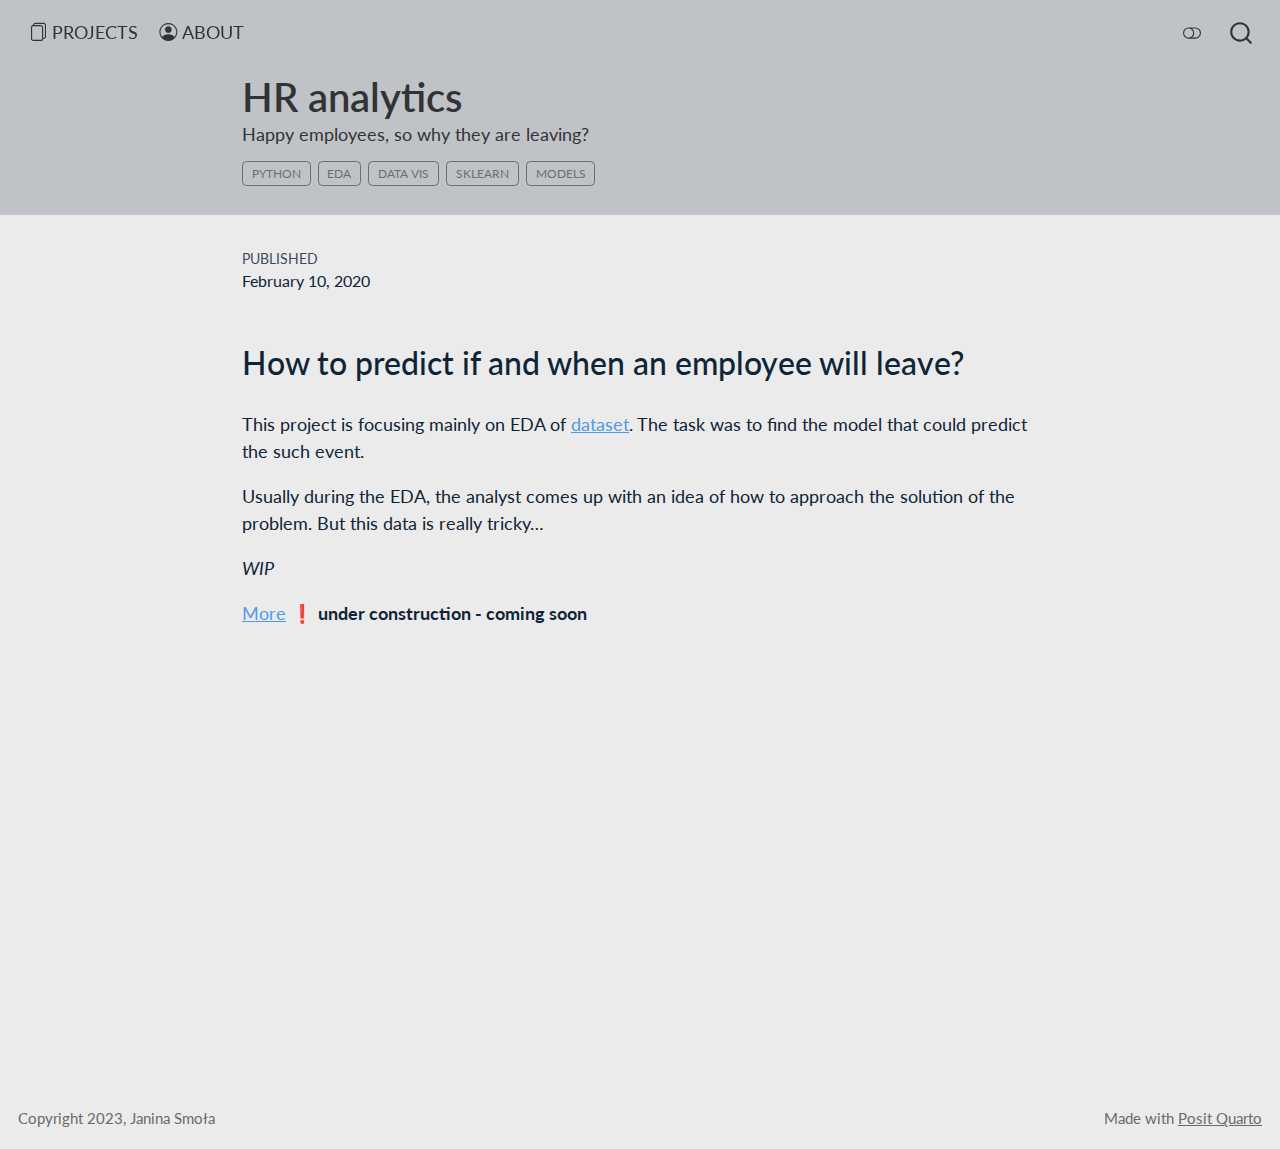
<file: docs/posts/HR_Churn/index.html>
<!DOCTYPE html>
<html xmlns="http://www.w3.org/1999/xhtml" lang="en" xml:lang="en"><head>

<meta charset="utf-8">
<meta name="generator" content="quarto-1.2.269">

<meta name="viewport" content="width=device-width, initial-scale=1.0, user-scalable=yes">

<meta name="dcterms.date" content="2020-02-10">
<meta name="description" content="Happy employees, so why they are leaving?">

<title>HR analytics</title>
<style>
code{white-space: pre-wrap;}
span.smallcaps{font-variant: small-caps;}
div.columns{display: flex; gap: min(4vw, 1.5em);}
div.column{flex: auto; overflow-x: auto;}
div.hanging-indent{margin-left: 1.5em; text-indent: -1.5em;}
ul.task-list{list-style: none;}
ul.task-list li input[type="checkbox"] {
  width: 0.8em;
  margin: 0 0.8em 0.2em -1.6em;
  vertical-align: middle;
}
</style>


<script src="../../site_libs/quarto-nav/quarto-nav.js"></script>
<script src="../../site_libs/clipboard/clipboard.min.js"></script>
<script src="../../site_libs/quarto-search/autocomplete.umd.js"></script>
<script src="../../site_libs/quarto-search/fuse.min.js"></script>
<script src="../../site_libs/quarto-search/quarto-search.js"></script>
<meta name="quarto:offset" content="../../">
<script src="../../site_libs/quarto-html/quarto.js"></script>
<script src="../../site_libs/quarto-html/popper.min.js"></script>
<script src="../../site_libs/quarto-html/tippy.umd.min.js"></script>
<script src="../../site_libs/quarto-html/anchor.min.js"></script>
<link href="../../site_libs/quarto-html/tippy.css" rel="stylesheet">
<link href="../../site_libs/quarto-html/quarto-syntax-highlighting.css" rel="stylesheet" class="quarto-color-scheme" id="quarto-text-highlighting-styles">
<link href="../../site_libs/quarto-html/quarto-syntax-highlighting-dark.css" rel="prefetch" class="quarto-color-scheme quarto-color-alternate" id="quarto-text-highlighting-styles">
<script src="../../site_libs/bootstrap/bootstrap.min.js"></script>
<link href="../../site_libs/bootstrap/bootstrap-icons.css" rel="stylesheet">
<link href="../../site_libs/bootstrap/bootstrap.min.css" rel="stylesheet" class="quarto-color-scheme" id="quarto-bootstrap" data-mode="light">
<link href="../../site_libs/bootstrap/bootstrap-dark.min.css" rel="prefetch" class="quarto-color-scheme quarto-color-alternate" id="quarto-bootstrap" data-mode="dark">
<script id="quarto-search-options" type="application/json">{
  "location": "navbar",
  "copy-button": true,
  "collapse-after": 3,
  "panel-placement": "end",
  "type": "overlay",
  "limit": 20,
  "language": {
    "search-no-results-text": "No results",
    "search-matching-documents-text": "matching documents",
    "search-copy-link-title": "Copy link to search",
    "search-hide-matches-text": "Hide additional matches",
    "search-more-match-text": "more match in this document",
    "search-more-matches-text": "more matches in this document",
    "search-clear-button-title": "Clear",
    "search-detached-cancel-button-title": "Cancel",
    "search-submit-button-title": "Submit"
  }
}</script>


<link rel="stylesheet" href="../../styles.css">
</head>

<body class="nav-fixed fullcontent">

<div id="quarto-search-results"></div>
  <header id="quarto-header" class="headroom fixed-top">
    <nav class="navbar navbar-expand-lg navbar-dark ">
      <div class="navbar-container container-fluid">
          <button class="navbar-toggler" type="button" data-bs-toggle="collapse" data-bs-target="#navbarCollapse" aria-controls="navbarCollapse" aria-expanded="false" aria-label="Toggle navigation" onclick="if (window.quartoToggleHeadroom) { window.quartoToggleHeadroom(); }">
  <span class="navbar-toggler-icon"></span>
</button>
          <div class="collapse navbar-collapse" id="navbarCollapse">
            <ul class="navbar-nav navbar-nav-scroll me-auto">
  <li class="nav-item">
    <a class="nav-link" href="../../index.html"><i class="bi bi-files" role="img">
</i> 
 <span class="menu-text">Projects</span></a>
  </li>  
  <li class="nav-item">
    <a class="nav-link" href="../../about.html"><i class="bi bi-person-circle" role="img">
</i> 
 <span class="menu-text">About</span></a>
  </li>  
</ul>
              <div class="quarto-toggle-container">
                  <a href="" class="quarto-color-scheme-toggle nav-link" onclick="window.quartoToggleColorScheme(); return false;" title="Toggle dark mode"><i class="bi"></i></a>
              </div>
              <div id="quarto-search" class="" title="Search"></div>
          </div> <!-- /navcollapse -->
      </div> <!-- /container-fluid -->
    </nav>
</header>
<!-- content -->
<header id="title-block-header" class="quarto-title-block default page-columns page-full">
  <div class="quarto-title-banner page-columns page-full">
    <div class="quarto-title column-body">
      <h1 class="title">HR analytics</h1>
                  <div>
        <div class="description">
          Happy employees, so why they are leaving?
        </div>
      </div>
                          <div class="quarto-categories">
                <div class="quarto-category">python</div>
                <div class="quarto-category">EDA</div>
                <div class="quarto-category">data vis</div>
                <div class="quarto-category">sklearn</div>
                <div class="quarto-category">models</div>
              </div>
                  </div>
  </div>
    
  
  <div class="quarto-title-meta">

      
      <div>
      <div class="quarto-title-meta-heading">Published</div>
      <div class="quarto-title-meta-contents">
        <p class="date">February 10, 2020</p>
      </div>
    </div>
    
      
    </div>
    
  
  </header><div id="quarto-content" class="quarto-container page-columns page-rows-contents page-layout-article page-navbar">
<!-- sidebar -->
<!-- margin-sidebar -->
    
<!-- main -->
<main class="content quarto-banner-title-block" id="quarto-document-content">




<!--
Photo added by Cadeau Maestro: https://www.pexels.com/pl-pl/zdjecie/biuro-praca-wnetrze-tabele-1170412/
-->
<section id="how-to-predict-if-and-when-an-employee-will-leave" class="level2">
<h2 class="anchored" data-anchor-id="how-to-predict-if-and-when-an-employee-will-leave">How to predict if and when an employee will leave?</h2>
<p>This project is focusing mainly on EDA of <a href="https://www.kaggle.com/datasets/jacksonchou/hr-data-for-analytics">dataset</a>. The task was to find the model that could predict the such event.</p>
<p>Usually during the EDA, the analyst comes up with an idea of how to approach the solution of the problem. But this data is really tricky…</p>
<p><em>WIP</em></p>
<p><a href="./HR_analysis_who left_JS.html" target="_blank">More</a> ❗ <strong>under construction - coming soon</strong></p>


</section>

</main> <!-- /main -->
<script id="quarto-html-after-body" type="application/javascript">
window.document.addEventListener("DOMContentLoaded", function (event) {
  const toggleBodyColorMode = (bsSheetEl) => {
    const mode = bsSheetEl.getAttribute("data-mode");
    const bodyEl = window.document.querySelector("body");
    if (mode === "dark") {
      bodyEl.classList.add("quarto-dark");
      bodyEl.classList.remove("quarto-light");
    } else {
      bodyEl.classList.add("quarto-light");
      bodyEl.classList.remove("quarto-dark");
    }
  }
  const toggleBodyColorPrimary = () => {
    const bsSheetEl = window.document.querySelector("link#quarto-bootstrap");
    if (bsSheetEl) {
      toggleBodyColorMode(bsSheetEl);
    }
  }
  toggleBodyColorPrimary();  
  const disableStylesheet = (stylesheets) => {
    for (let i=0; i < stylesheets.length; i++) {
      const stylesheet = stylesheets[i];
      stylesheet.rel = 'prefetch';
    }
  }
  const enableStylesheet = (stylesheets) => {
    for (let i=0; i < stylesheets.length; i++) {
      const stylesheet = stylesheets[i];
      stylesheet.rel = 'stylesheet';
    }
  }
  const manageTransitions = (selector, allowTransitions) => {
    const els = window.document.querySelectorAll(selector);
    for (let i=0; i < els.length; i++) {
      const el = els[i];
      if (allowTransitions) {
        el.classList.remove('notransition');
      } else {
        el.classList.add('notransition');
      }
    }
  }
  const toggleColorMode = (alternate) => {
    // Switch the stylesheets
    const alternateStylesheets = window.document.querySelectorAll('link.quarto-color-scheme.quarto-color-alternate');
    manageTransitions('#quarto-margin-sidebar .nav-link', false);
    if (alternate) {
      enableStylesheet(alternateStylesheets);
      for (const sheetNode of alternateStylesheets) {
        if (sheetNode.id === "quarto-bootstrap") {
          toggleBodyColorMode(sheetNode);
        }
      }
    } else {
      disableStylesheet(alternateStylesheets);
      toggleBodyColorPrimary();
    }
    manageTransitions('#quarto-margin-sidebar .nav-link', true);
    // Switch the toggles
    const toggles = window.document.querySelectorAll('.quarto-color-scheme-toggle');
    for (let i=0; i < toggles.length; i++) {
      const toggle = toggles[i];
      if (toggle) {
        if (alternate) {
          toggle.classList.add("alternate");     
        } else {
          toggle.classList.remove("alternate");
        }
      }
    }
    // Hack to workaround the fact that safari doesn't
    // properly recolor the scrollbar when toggling (#1455)
    if (navigator.userAgent.indexOf('Safari') > 0 && navigator.userAgent.indexOf('Chrome') == -1) {
      manageTransitions("body", false);
      window.scrollTo(0, 1);
      setTimeout(() => {
        window.scrollTo(0, 0);
        manageTransitions("body", true);
      }, 40);  
    }
  }
  const isFileUrl = () => { 
    return window.location.protocol === 'file:';
  }
  const hasAlternateSentinel = () => {  
    let styleSentinel = getColorSchemeSentinel();
    if (styleSentinel !== null) {
      return styleSentinel === "alternate";
    } else {
      return false;
    }
  }
  const setStyleSentinel = (alternate) => {
    const value = alternate ? "alternate" : "default";
    if (!isFileUrl()) {
      window.localStorage.setItem("quarto-color-scheme", value);
    } else {
      localAlternateSentinel = value;
    }
  }
  const getColorSchemeSentinel = () => {
    if (!isFileUrl()) {
      const storageValue = window.localStorage.getItem("quarto-color-scheme");
      return storageValue != null ? storageValue : localAlternateSentinel;
    } else {
      return localAlternateSentinel;
    }
  }
  let localAlternateSentinel = 'default';
  // Dark / light mode switch
  window.quartoToggleColorScheme = () => {
    // Read the current dark / light value 
    let toAlternate = !hasAlternateSentinel();
    toggleColorMode(toAlternate);
    setStyleSentinel(toAlternate);
  };
  // Ensure there is a toggle, if there isn't float one in the top right
  if (window.document.querySelector('.quarto-color-scheme-toggle') === null) {
    const a = window.document.createElement('a');
    a.classList.add('top-right');
    a.classList.add('quarto-color-scheme-toggle');
    a.href = "";
    a.onclick = function() { try { window.quartoToggleColorScheme(); } catch {} return false; };
    const i = window.document.createElement("i");
    i.classList.add('bi');
    a.appendChild(i);
    window.document.body.appendChild(a);
  }
  // Switch to dark mode if need be
  if (hasAlternateSentinel()) {
    toggleColorMode(true);
  } else {
    toggleColorMode(false);
  }
  const icon = "";
  const anchorJS = new window.AnchorJS();
  anchorJS.options = {
    placement: 'right',
    icon: icon
  };
  anchorJS.add('.anchored');
  const clipboard = new window.ClipboardJS('.code-copy-button', {
    target: function(trigger) {
      return trigger.previousElementSibling;
    }
  });
  clipboard.on('success', function(e) {
    // button target
    const button = e.trigger;
    // don't keep focus
    button.blur();
    // flash "checked"
    button.classList.add('code-copy-button-checked');
    var currentTitle = button.getAttribute("title");
    button.setAttribute("title", "Copied!");
    let tooltip;
    if (window.bootstrap) {
      button.setAttribute("data-bs-toggle", "tooltip");
      button.setAttribute("data-bs-placement", "left");
      button.setAttribute("data-bs-title", "Copied!");
      tooltip = new bootstrap.Tooltip(button, 
        { trigger: "manual", 
          customClass: "code-copy-button-tooltip",
          offset: [0, -8]});
      tooltip.show();    
    }
    setTimeout(function() {
      if (tooltip) {
        tooltip.hide();
        button.removeAttribute("data-bs-title");
        button.removeAttribute("data-bs-toggle");
        button.removeAttribute("data-bs-placement");
      }
      button.setAttribute("title", currentTitle);
      button.classList.remove('code-copy-button-checked');
    }, 1000);
    // clear code selection
    e.clearSelection();
  });
  function tippyHover(el, contentFn) {
    const config = {
      allowHTML: true,
      content: contentFn,
      maxWidth: 500,
      delay: 100,
      arrow: false,
      appendTo: function(el) {
          return el.parentElement;
      },
      interactive: true,
      interactiveBorder: 10,
      theme: 'quarto',
      placement: 'bottom-start'
    };
    window.tippy(el, config); 
  }
  const noterefs = window.document.querySelectorAll('a[role="doc-noteref"]');
  for (var i=0; i<noterefs.length; i++) {
    const ref = noterefs[i];
    tippyHover(ref, function() {
      // use id or data attribute instead here
      let href = ref.getAttribute('data-footnote-href') || ref.getAttribute('href');
      try { href = new URL(href).hash; } catch {}
      const id = href.replace(/^#\/?/, "");
      const note = window.document.getElementById(id);
      return note.innerHTML;
    });
  }
  const findCites = (el) => {
    const parentEl = el.parentElement;
    if (parentEl) {
      const cites = parentEl.dataset.cites;
      if (cites) {
        return {
          el,
          cites: cites.split(' ')
        };
      } else {
        return findCites(el.parentElement)
      }
    } else {
      return undefined;
    }
  };
  var bibliorefs = window.document.querySelectorAll('a[role="doc-biblioref"]');
  for (var i=0; i<bibliorefs.length; i++) {
    const ref = bibliorefs[i];
    const citeInfo = findCites(ref);
    if (citeInfo) {
      tippyHover(citeInfo.el, function() {
        var popup = window.document.createElement('div');
        citeInfo.cites.forEach(function(cite) {
          var citeDiv = window.document.createElement('div');
          citeDiv.classList.add('hanging-indent');
          citeDiv.classList.add('csl-entry');
          var biblioDiv = window.document.getElementById('ref-' + cite);
          if (biblioDiv) {
            citeDiv.innerHTML = biblioDiv.innerHTML;
          }
          popup.appendChild(citeDiv);
        });
        return popup.innerHTML;
      });
    }
  }
});
</script>
</div> <!-- /content -->
<footer class="footer">
  <div class="nav-footer">
    <div class="nav-footer-left">Copyright 2023, Janina Smoła</div>   
    <div class="nav-footer-right">Made with <a href="https://quarto.org/" target="_blank">Posit Quarto</a></div>
  </div>
</footer>



</body></html>
</file>
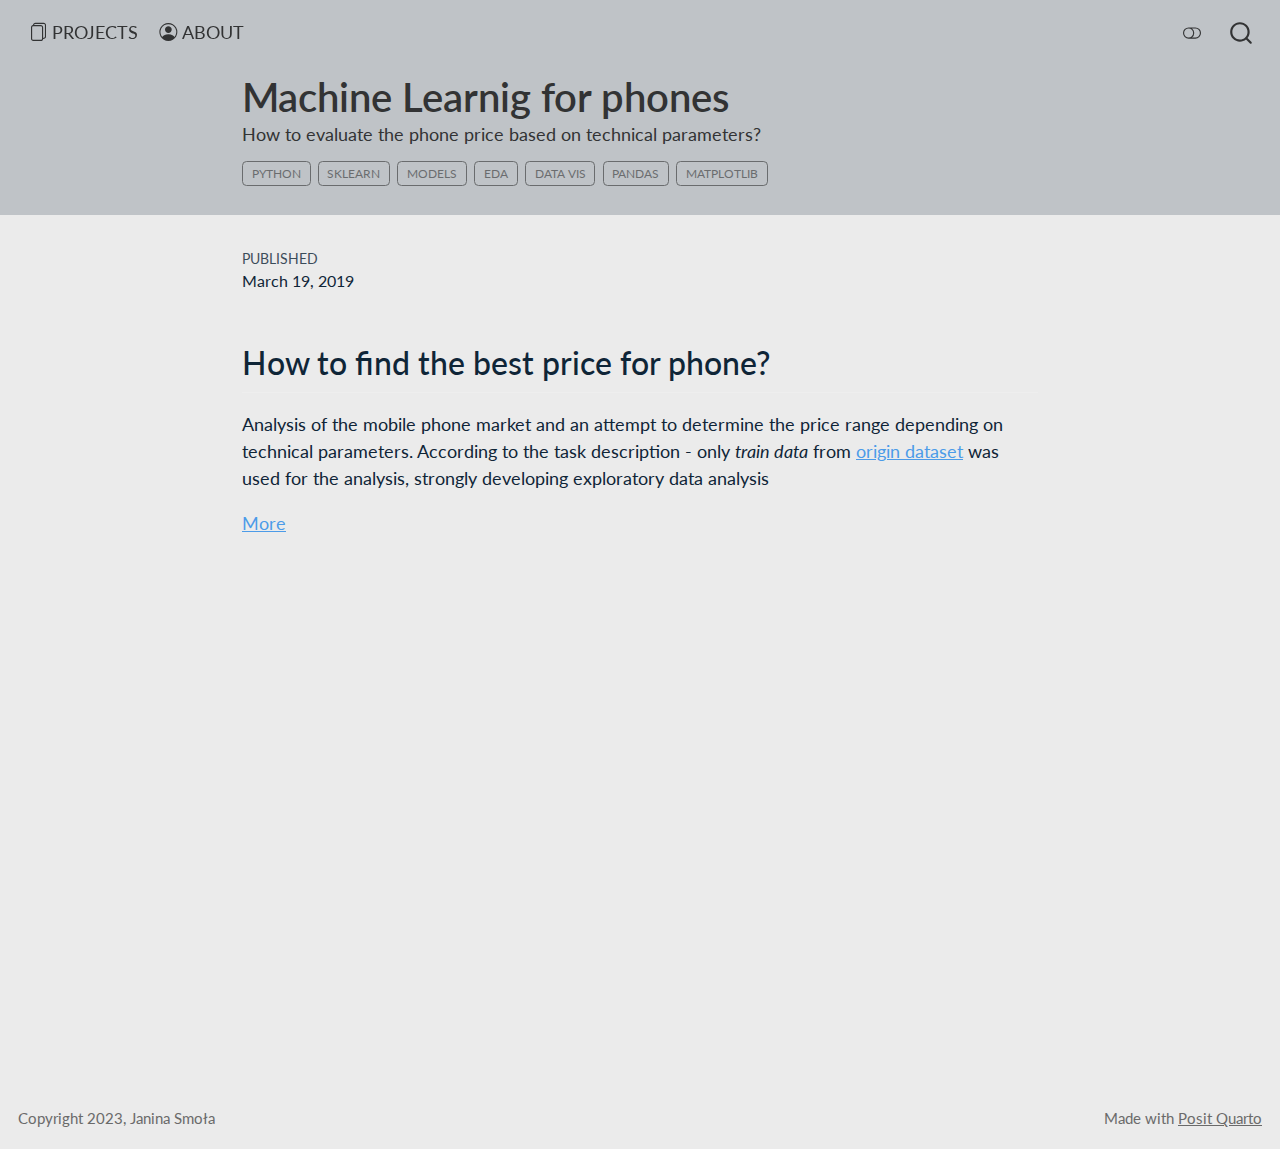
<file: docs/posts/Phones/index.html>
<!DOCTYPE html>
<html xmlns="http://www.w3.org/1999/xhtml" lang="en" xml:lang="en"><head>

<meta charset="utf-8">
<meta name="generator" content="quarto-1.2.269">

<meta name="viewport" content="width=device-width, initial-scale=1.0, user-scalable=yes">

<meta name="dcterms.date" content="2019-03-19">
<meta name="description" content="How to evaluate the phone price based on technical parameters?">

<title>Machine Learnig for phones</title>
<style>
code{white-space: pre-wrap;}
span.smallcaps{font-variant: small-caps;}
div.columns{display: flex; gap: min(4vw, 1.5em);}
div.column{flex: auto; overflow-x: auto;}
div.hanging-indent{margin-left: 1.5em; text-indent: -1.5em;}
ul.task-list{list-style: none;}
ul.task-list li input[type="checkbox"] {
  width: 0.8em;
  margin: 0 0.8em 0.2em -1.6em;
  vertical-align: middle;
}
</style>


<script src="../../site_libs/quarto-nav/quarto-nav.js"></script>
<script src="../../site_libs/clipboard/clipboard.min.js"></script>
<script src="../../site_libs/quarto-search/autocomplete.umd.js"></script>
<script src="../../site_libs/quarto-search/fuse.min.js"></script>
<script src="../../site_libs/quarto-search/quarto-search.js"></script>
<meta name="quarto:offset" content="../../">
<script src="../../site_libs/quarto-html/quarto.js"></script>
<script src="../../site_libs/quarto-html/popper.min.js"></script>
<script src="../../site_libs/quarto-html/tippy.umd.min.js"></script>
<script src="../../site_libs/quarto-html/anchor.min.js"></script>
<link href="../../site_libs/quarto-html/tippy.css" rel="stylesheet">
<link href="../../site_libs/quarto-html/quarto-syntax-highlighting.css" rel="stylesheet" class="quarto-color-scheme" id="quarto-text-highlighting-styles">
<link href="../../site_libs/quarto-html/quarto-syntax-highlighting-dark.css" rel="prefetch" class="quarto-color-scheme quarto-color-alternate" id="quarto-text-highlighting-styles">
<script src="../../site_libs/bootstrap/bootstrap.min.js"></script>
<link href="../../site_libs/bootstrap/bootstrap-icons.css" rel="stylesheet">
<link href="../../site_libs/bootstrap/bootstrap.min.css" rel="stylesheet" class="quarto-color-scheme" id="quarto-bootstrap" data-mode="light">
<link href="../../site_libs/bootstrap/bootstrap-dark.min.css" rel="prefetch" class="quarto-color-scheme quarto-color-alternate" id="quarto-bootstrap" data-mode="dark">
<script id="quarto-search-options" type="application/json">{
  "location": "navbar",
  "copy-button": true,
  "collapse-after": 3,
  "panel-placement": "end",
  "type": "overlay",
  "limit": 20,
  "language": {
    "search-no-results-text": "No results",
    "search-matching-documents-text": "matching documents",
    "search-copy-link-title": "Copy link to search",
    "search-hide-matches-text": "Hide additional matches",
    "search-more-match-text": "more match in this document",
    "search-more-matches-text": "more matches in this document",
    "search-clear-button-title": "Clear",
    "search-detached-cancel-button-title": "Cancel",
    "search-submit-button-title": "Submit"
  }
}</script>


<link rel="stylesheet" href="../../styles.css">
</head>

<body class="nav-fixed fullcontent">

<div id="quarto-search-results"></div>
  <header id="quarto-header" class="headroom fixed-top">
    <nav class="navbar navbar-expand-lg navbar-dark ">
      <div class="navbar-container container-fluid">
          <button class="navbar-toggler" type="button" data-bs-toggle="collapse" data-bs-target="#navbarCollapse" aria-controls="navbarCollapse" aria-expanded="false" aria-label="Toggle navigation" onclick="if (window.quartoToggleHeadroom) { window.quartoToggleHeadroom(); }">
  <span class="navbar-toggler-icon"></span>
</button>
          <div class="collapse navbar-collapse" id="navbarCollapse">
            <ul class="navbar-nav navbar-nav-scroll me-auto">
  <li class="nav-item">
    <a class="nav-link" href="../../index.html"><i class="bi bi-files" role="img">
</i> 
 <span class="menu-text">Projects</span></a>
  </li>  
  <li class="nav-item">
    <a class="nav-link" href="../../about.html"><i class="bi bi-person-circle" role="img">
</i> 
 <span class="menu-text">About</span></a>
  </li>  
</ul>
              <div class="quarto-toggle-container">
                  <a href="" class="quarto-color-scheme-toggle nav-link" onclick="window.quartoToggleColorScheme(); return false;" title="Toggle dark mode"><i class="bi"></i></a>
              </div>
              <div id="quarto-search" class="" title="Search"></div>
          </div> <!-- /navcollapse -->
      </div> <!-- /container-fluid -->
    </nav>
</header>
<!-- content -->
<header id="title-block-header" class="quarto-title-block default page-columns page-full">
  <div class="quarto-title-banner page-columns page-full">
    <div class="quarto-title column-body">
      <h1 class="title">Machine Learnig for phones</h1>
                  <div>
        <div class="description">
          How to evaluate the phone price based on technical parameters?
        </div>
      </div>
                          <div class="quarto-categories">
                <div class="quarto-category">python</div>
                <div class="quarto-category">sklearn</div>
                <div class="quarto-category">models</div>
                <div class="quarto-category">EDA</div>
                <div class="quarto-category">data vis</div>
                <div class="quarto-category">pandas</div>
                <div class="quarto-category">matplotlib</div>
              </div>
                  </div>
  </div>
    
  
  <div class="quarto-title-meta">

      
      <div>
      <div class="quarto-title-meta-heading">Published</div>
      <div class="quarto-title-meta-contents">
        <p class="date">March 19, 2019</p>
      </div>
    </div>
    
      
    </div>
    
  
  </header><div id="quarto-content" class="quarto-container page-columns page-rows-contents page-layout-article page-navbar">
<!-- sidebar -->
<!-- margin-sidebar -->
    
<!-- main -->
<main class="content quarto-banner-title-block" id="quarto-document-content">




<!--
Photo added by Bruno Cantuária: https://www.pexels.com/pl-pl/zdjecie/siedem-roznych-kolorowych-telefonow-obrotowych-774448/
-->
<section id="how-to-find-the-best-price-for-phone" class="level2">
<h2 class="anchored" data-anchor-id="how-to-find-the-best-price-for-phone">How to find the best price for phone?</h2>
<p>Analysis of the mobile phone market and an attempt to determine the price range depending on technical parameters. According to the task description - only <em>train data</em> from <a href="https://www.kaggle.com/datasets/iabhishekofficial/mobile-price-classification">origin dataset</a> was used for the analysis, strongly developing exploratory data analysis</p>
<!-- [More](https://j-smola.github.io/portfolio/Mobile_Price_Classification_JS.html) -->
<p><a href="./Mobile_Price_Classification_JS.html" target="_blank">More</a></p>


</section>

</main> <!-- /main -->
<script id="quarto-html-after-body" type="application/javascript">
window.document.addEventListener("DOMContentLoaded", function (event) {
  const toggleBodyColorMode = (bsSheetEl) => {
    const mode = bsSheetEl.getAttribute("data-mode");
    const bodyEl = window.document.querySelector("body");
    if (mode === "dark") {
      bodyEl.classList.add("quarto-dark");
      bodyEl.classList.remove("quarto-light");
    } else {
      bodyEl.classList.add("quarto-light");
      bodyEl.classList.remove("quarto-dark");
    }
  }
  const toggleBodyColorPrimary = () => {
    const bsSheetEl = window.document.querySelector("link#quarto-bootstrap");
    if (bsSheetEl) {
      toggleBodyColorMode(bsSheetEl);
    }
  }
  toggleBodyColorPrimary();  
  const disableStylesheet = (stylesheets) => {
    for (let i=0; i < stylesheets.length; i++) {
      const stylesheet = stylesheets[i];
      stylesheet.rel = 'prefetch';
    }
  }
  const enableStylesheet = (stylesheets) => {
    for (let i=0; i < stylesheets.length; i++) {
      const stylesheet = stylesheets[i];
      stylesheet.rel = 'stylesheet';
    }
  }
  const manageTransitions = (selector, allowTransitions) => {
    const els = window.document.querySelectorAll(selector);
    for (let i=0; i < els.length; i++) {
      const el = els[i];
      if (allowTransitions) {
        el.classList.remove('notransition');
      } else {
        el.classList.add('notransition');
      }
    }
  }
  const toggleColorMode = (alternate) => {
    // Switch the stylesheets
    const alternateStylesheets = window.document.querySelectorAll('link.quarto-color-scheme.quarto-color-alternate');
    manageTransitions('#quarto-margin-sidebar .nav-link', false);
    if (alternate) {
      enableStylesheet(alternateStylesheets);
      for (const sheetNode of alternateStylesheets) {
        if (sheetNode.id === "quarto-bootstrap") {
          toggleBodyColorMode(sheetNode);
        }
      }
    } else {
      disableStylesheet(alternateStylesheets);
      toggleBodyColorPrimary();
    }
    manageTransitions('#quarto-margin-sidebar .nav-link', true);
    // Switch the toggles
    const toggles = window.document.querySelectorAll('.quarto-color-scheme-toggle');
    for (let i=0; i < toggles.length; i++) {
      const toggle = toggles[i];
      if (toggle) {
        if (alternate) {
          toggle.classList.add("alternate");     
        } else {
          toggle.classList.remove("alternate");
        }
      }
    }
    // Hack to workaround the fact that safari doesn't
    // properly recolor the scrollbar when toggling (#1455)
    if (navigator.userAgent.indexOf('Safari') > 0 && navigator.userAgent.indexOf('Chrome') == -1) {
      manageTransitions("body", false);
      window.scrollTo(0, 1);
      setTimeout(() => {
        window.scrollTo(0, 0);
        manageTransitions("body", true);
      }, 40);  
    }
  }
  const isFileUrl = () => { 
    return window.location.protocol === 'file:';
  }
  const hasAlternateSentinel = () => {  
    let styleSentinel = getColorSchemeSentinel();
    if (styleSentinel !== null) {
      return styleSentinel === "alternate";
    } else {
      return false;
    }
  }
  const setStyleSentinel = (alternate) => {
    const value = alternate ? "alternate" : "default";
    if (!isFileUrl()) {
      window.localStorage.setItem("quarto-color-scheme", value);
    } else {
      localAlternateSentinel = value;
    }
  }
  const getColorSchemeSentinel = () => {
    if (!isFileUrl()) {
      const storageValue = window.localStorage.getItem("quarto-color-scheme");
      return storageValue != null ? storageValue : localAlternateSentinel;
    } else {
      return localAlternateSentinel;
    }
  }
  let localAlternateSentinel = 'default';
  // Dark / light mode switch
  window.quartoToggleColorScheme = () => {
    // Read the current dark / light value 
    let toAlternate = !hasAlternateSentinel();
    toggleColorMode(toAlternate);
    setStyleSentinel(toAlternate);
  };
  // Ensure there is a toggle, if there isn't float one in the top right
  if (window.document.querySelector('.quarto-color-scheme-toggle') === null) {
    const a = window.document.createElement('a');
    a.classList.add('top-right');
    a.classList.add('quarto-color-scheme-toggle');
    a.href = "";
    a.onclick = function() { try { window.quartoToggleColorScheme(); } catch {} return false; };
    const i = window.document.createElement("i");
    i.classList.add('bi');
    a.appendChild(i);
    window.document.body.appendChild(a);
  }
  // Switch to dark mode if need be
  if (hasAlternateSentinel()) {
    toggleColorMode(true);
  } else {
    toggleColorMode(false);
  }
  const icon = "";
  const anchorJS = new window.AnchorJS();
  anchorJS.options = {
    placement: 'right',
    icon: icon
  };
  anchorJS.add('.anchored');
  const clipboard = new window.ClipboardJS('.code-copy-button', {
    target: function(trigger) {
      return trigger.previousElementSibling;
    }
  });
  clipboard.on('success', function(e) {
    // button target
    const button = e.trigger;
    // don't keep focus
    button.blur();
    // flash "checked"
    button.classList.add('code-copy-button-checked');
    var currentTitle = button.getAttribute("title");
    button.setAttribute("title", "Copied!");
    let tooltip;
    if (window.bootstrap) {
      button.setAttribute("data-bs-toggle", "tooltip");
      button.setAttribute("data-bs-placement", "left");
      button.setAttribute("data-bs-title", "Copied!");
      tooltip = new bootstrap.Tooltip(button, 
        { trigger: "manual", 
          customClass: "code-copy-button-tooltip",
          offset: [0, -8]});
      tooltip.show();    
    }
    setTimeout(function() {
      if (tooltip) {
        tooltip.hide();
        button.removeAttribute("data-bs-title");
        button.removeAttribute("data-bs-toggle");
        button.removeAttribute("data-bs-placement");
      }
      button.setAttribute("title", currentTitle);
      button.classList.remove('code-copy-button-checked');
    }, 1000);
    // clear code selection
    e.clearSelection();
  });
  function tippyHover(el, contentFn) {
    const config = {
      allowHTML: true,
      content: contentFn,
      maxWidth: 500,
      delay: 100,
      arrow: false,
      appendTo: function(el) {
          return el.parentElement;
      },
      interactive: true,
      interactiveBorder: 10,
      theme: 'quarto',
      placement: 'bottom-start'
    };
    window.tippy(el, config); 
  }
  const noterefs = window.document.querySelectorAll('a[role="doc-noteref"]');
  for (var i=0; i<noterefs.length; i++) {
    const ref = noterefs[i];
    tippyHover(ref, function() {
      // use id or data attribute instead here
      let href = ref.getAttribute('data-footnote-href') || ref.getAttribute('href');
      try { href = new URL(href).hash; } catch {}
      const id = href.replace(/^#\/?/, "");
      const note = window.document.getElementById(id);
      return note.innerHTML;
    });
  }
  const findCites = (el) => {
    const parentEl = el.parentElement;
    if (parentEl) {
      const cites = parentEl.dataset.cites;
      if (cites) {
        return {
          el,
          cites: cites.split(' ')
        };
      } else {
        return findCites(el.parentElement)
      }
    } else {
      return undefined;
    }
  };
  var bibliorefs = window.document.querySelectorAll('a[role="doc-biblioref"]');
  for (var i=0; i<bibliorefs.length; i++) {
    const ref = bibliorefs[i];
    const citeInfo = findCites(ref);
    if (citeInfo) {
      tippyHover(citeInfo.el, function() {
        var popup = window.document.createElement('div');
        citeInfo.cites.forEach(function(cite) {
          var citeDiv = window.document.createElement('div');
          citeDiv.classList.add('hanging-indent');
          citeDiv.classList.add('csl-entry');
          var biblioDiv = window.document.getElementById('ref-' + cite);
          if (biblioDiv) {
            citeDiv.innerHTML = biblioDiv.innerHTML;
          }
          popup.appendChild(citeDiv);
        });
        return popup.innerHTML;
      });
    }
  }
});
</script>
</div> <!-- /content -->
<footer class="footer">
  <div class="nav-footer">
    <div class="nav-footer-left">Copyright 2023, Janina Smoła</div>   
    <div class="nav-footer-right">Made with <a href="https://quarto.org/" target="_blank">Posit Quarto</a></div>
  </div>
</footer>



</body></html>
</file>
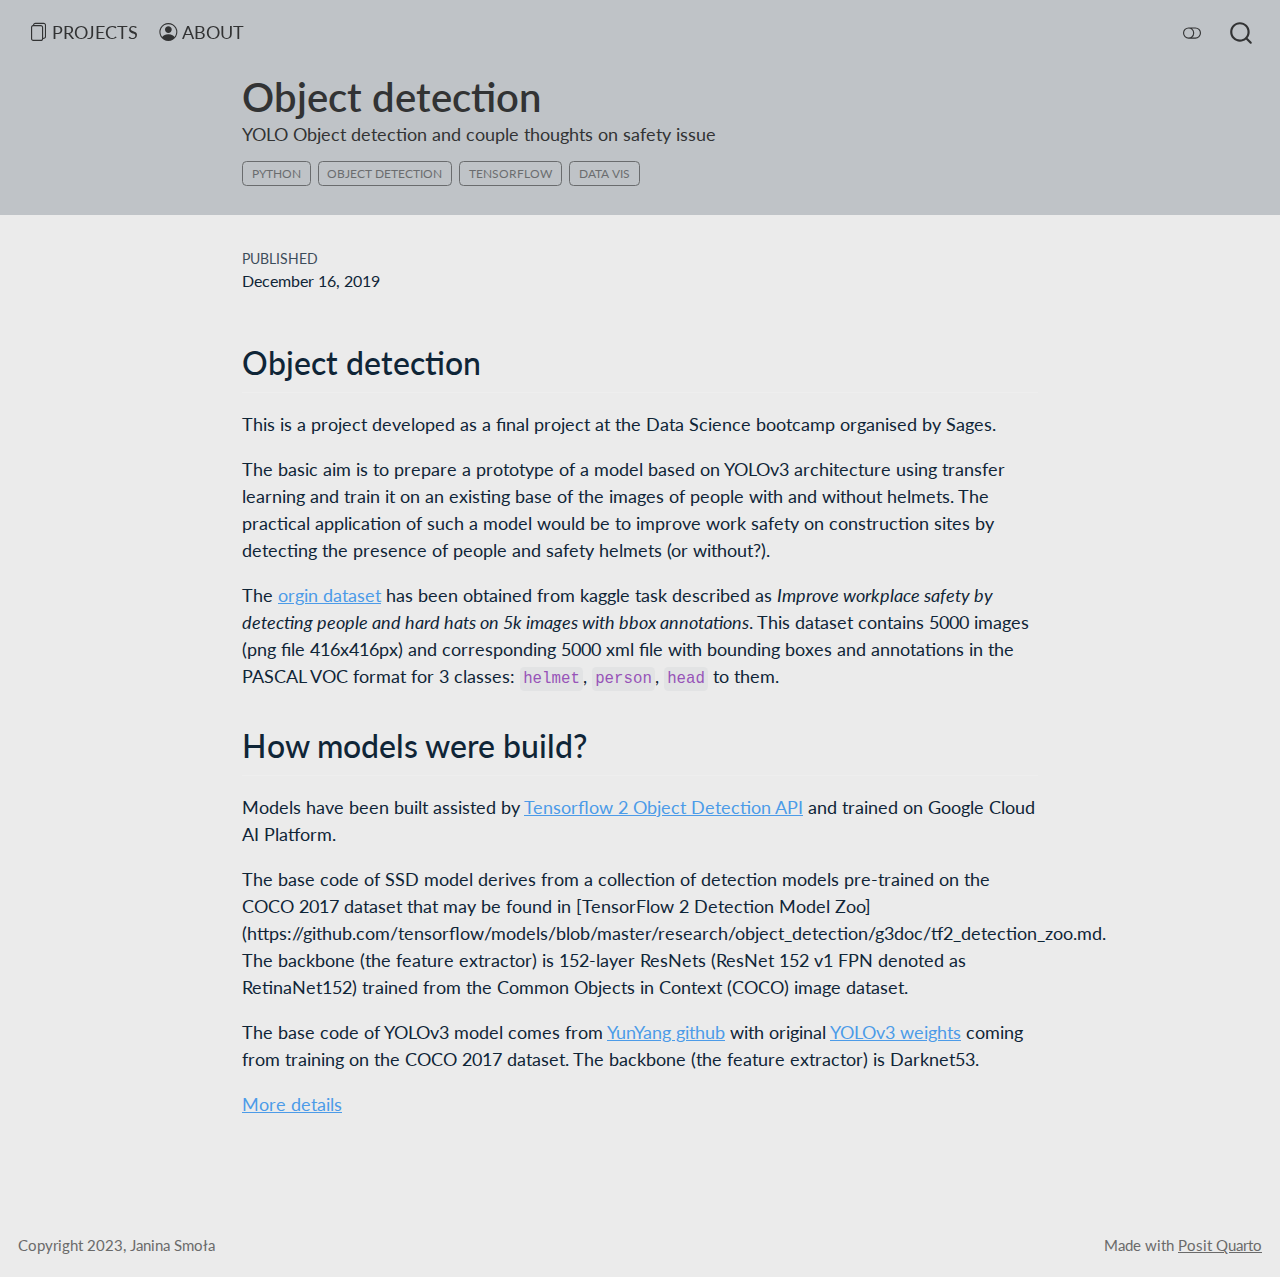
<file: docs/posts/YOLOv3_helmets/index.html>
<!DOCTYPE html>
<html xmlns="http://www.w3.org/1999/xhtml" lang="en" xml:lang="en"><head>

<meta charset="utf-8">
<meta name="generator" content="quarto-1.2.269">

<meta name="viewport" content="width=device-width, initial-scale=1.0, user-scalable=yes">

<meta name="dcterms.date" content="2019-12-16">
<meta name="description" content="YOLO Object detection and couple thoughts on safety issue">

<title>Object detection</title>
<style>
code{white-space: pre-wrap;}
span.smallcaps{font-variant: small-caps;}
div.columns{display: flex; gap: min(4vw, 1.5em);}
div.column{flex: auto; overflow-x: auto;}
div.hanging-indent{margin-left: 1.5em; text-indent: -1.5em;}
ul.task-list{list-style: none;}
ul.task-list li input[type="checkbox"] {
  width: 0.8em;
  margin: 0 0.8em 0.2em -1.6em;
  vertical-align: middle;
}
</style>


<script src="../../site_libs/quarto-nav/quarto-nav.js"></script>
<script src="../../site_libs/clipboard/clipboard.min.js"></script>
<script src="../../site_libs/quarto-search/autocomplete.umd.js"></script>
<script src="../../site_libs/quarto-search/fuse.min.js"></script>
<script src="../../site_libs/quarto-search/quarto-search.js"></script>
<meta name="quarto:offset" content="../../">
<script src="../../site_libs/quarto-html/quarto.js"></script>
<script src="../../site_libs/quarto-html/popper.min.js"></script>
<script src="../../site_libs/quarto-html/tippy.umd.min.js"></script>
<script src="../../site_libs/quarto-html/anchor.min.js"></script>
<link href="../../site_libs/quarto-html/tippy.css" rel="stylesheet">
<link href="../../site_libs/quarto-html/quarto-syntax-highlighting.css" rel="stylesheet" class="quarto-color-scheme" id="quarto-text-highlighting-styles">
<link href="../../site_libs/quarto-html/quarto-syntax-highlighting-dark.css" rel="prefetch" class="quarto-color-scheme quarto-color-alternate" id="quarto-text-highlighting-styles">
<script src="../../site_libs/bootstrap/bootstrap.min.js"></script>
<link href="../../site_libs/bootstrap/bootstrap-icons.css" rel="stylesheet">
<link href="../../site_libs/bootstrap/bootstrap.min.css" rel="stylesheet" class="quarto-color-scheme" id="quarto-bootstrap" data-mode="light">
<link href="../../site_libs/bootstrap/bootstrap-dark.min.css" rel="prefetch" class="quarto-color-scheme quarto-color-alternate" id="quarto-bootstrap" data-mode="dark">
<script id="quarto-search-options" type="application/json">{
  "location": "navbar",
  "copy-button": true,
  "collapse-after": 3,
  "panel-placement": "end",
  "type": "overlay",
  "limit": 20,
  "language": {
    "search-no-results-text": "No results",
    "search-matching-documents-text": "matching documents",
    "search-copy-link-title": "Copy link to search",
    "search-hide-matches-text": "Hide additional matches",
    "search-more-match-text": "more match in this document",
    "search-more-matches-text": "more matches in this document",
    "search-clear-button-title": "Clear",
    "search-detached-cancel-button-title": "Cancel",
    "search-submit-button-title": "Submit"
  }
}</script>


<link rel="stylesheet" href="../../styles.css">
</head>

<body class="nav-fixed fullcontent">

<div id="quarto-search-results"></div>
  <header id="quarto-header" class="headroom fixed-top">
    <nav class="navbar navbar-expand-lg navbar-dark ">
      <div class="navbar-container container-fluid">
          <button class="navbar-toggler" type="button" data-bs-toggle="collapse" data-bs-target="#navbarCollapse" aria-controls="navbarCollapse" aria-expanded="false" aria-label="Toggle navigation" onclick="if (window.quartoToggleHeadroom) { window.quartoToggleHeadroom(); }">
  <span class="navbar-toggler-icon"></span>
</button>
          <div class="collapse navbar-collapse" id="navbarCollapse">
            <ul class="navbar-nav navbar-nav-scroll me-auto">
  <li class="nav-item">
    <a class="nav-link" href="../../index.html"><i class="bi bi-files" role="img">
</i> 
 <span class="menu-text">Projects</span></a>
  </li>  
  <li class="nav-item">
    <a class="nav-link" href="../../about.html"><i class="bi bi-person-circle" role="img">
</i> 
 <span class="menu-text">About</span></a>
  </li>  
</ul>
              <div class="quarto-toggle-container">
                  <a href="" class="quarto-color-scheme-toggle nav-link" onclick="window.quartoToggleColorScheme(); return false;" title="Toggle dark mode"><i class="bi"></i></a>
              </div>
              <div id="quarto-search" class="" title="Search"></div>
          </div> <!-- /navcollapse -->
      </div> <!-- /container-fluid -->
    </nav>
</header>
<!-- content -->
<header id="title-block-header" class="quarto-title-block default page-columns page-full">
  <div class="quarto-title-banner page-columns page-full">
    <div class="quarto-title column-body">
      <h1 class="title">Object detection</h1>
                  <div>
        <div class="description">
          YOLO Object detection and couple thoughts on safety issue
        </div>
      </div>
                          <div class="quarto-categories">
                <div class="quarto-category">python</div>
                <div class="quarto-category">object detection</div>
                <div class="quarto-category">tensorflow</div>
                <div class="quarto-category">data vis</div>
              </div>
                  </div>
  </div>
    
  
  <div class="quarto-title-meta">

      
      <div>
      <div class="quarto-title-meta-heading">Published</div>
      <div class="quarto-title-meta-contents">
        <p class="date">December 16, 2019</p>
      </div>
    </div>
    
      
    </div>
    
  
  </header><div id="quarto-content" class="quarto-container page-columns page-rows-contents page-layout-article page-navbar">
<!-- sidebar -->
<!-- margin-sidebar -->
    
<!-- main -->
<main class="content quarto-banner-title-block" id="quarto-document-content">




<section id="object-detection" class="level2">
<h2 class="anchored" data-anchor-id="object-detection">Object detection</h2>
<p>This is a project developed as a final project at the Data Science bootcamp organised by Sages.</p>
<p>The basic aim is to prepare a prototype of a model based on YOLOv3 architecture using transfer learning and train it on an existing base of the images of people with and without helmets. The practical application of such a model would be to improve work safety on construction sites by detecting the presence of people and safety helmets (or without?).</p>
<p>The <a href="https://www.kaggle.com/datasets/andrewmvd/hard-hat-detection">orgin dataset</a> has been obtained from kaggle task described as <em>Improve workplace safety by detecting people and hard hats on 5k images with bbox annotations</em>. This dataset contains 5000 images (png file 416x416px) and corresponding 5000 xml file with bounding boxes and annotations in the PASCAL VOC format for 3 classes: <code>helmet</code>, <code>person</code>, <code>head</code> to them.</p>
</section>
<section id="how-models-were-build" class="level2">
<h2 class="anchored" data-anchor-id="how-models-were-build">How models were build?</h2>
<p>Models have been built assisted by <a href="https://github.com/tensorflow/models/tree/master/research/object_detection">Tensorflow 2 Object Detection API</a> and trained on Google Cloud AI Platform.</p>
<p>The base code of SSD model derives from a collection of detection models pre-trained on the COCO 2017 dataset that may be found in [TensorFlow 2 Detection Model Zoo](https://github.com/tensorflow/models/blob/master/research/object_detection/g3doc/tf2_detection_zoo.md. The backbone (the feature extractor) is 152-layer ResNets (ResNet 152 v1 FPN denoted as RetinaNet152) trained from the Common Objects in Context (COCO) image dataset.</p>
<p>The base code of YOLOv3 model comes from <a href="https://github.com/YunYang1994/TensorFlow2.0-Examples/tree/master/4-Object_Detection/YOLOV3">YunYang github</a> with original <a href="https://pjreddie.com/media/files/yolov3.weights">YOLOv3 weights</a> coming from training on the COCO 2017 dataset. The backbone (the feature extractor) is Darknet53.</p>
<p><a href="./YOLOv3_helmets_JS.html" target="_blank">More details</a></p>


</section>

</main> <!-- /main -->
<script id="quarto-html-after-body" type="application/javascript">
window.document.addEventListener("DOMContentLoaded", function (event) {
  const toggleBodyColorMode = (bsSheetEl) => {
    const mode = bsSheetEl.getAttribute("data-mode");
    const bodyEl = window.document.querySelector("body");
    if (mode === "dark") {
      bodyEl.classList.add("quarto-dark");
      bodyEl.classList.remove("quarto-light");
    } else {
      bodyEl.classList.add("quarto-light");
      bodyEl.classList.remove("quarto-dark");
    }
  }
  const toggleBodyColorPrimary = () => {
    const bsSheetEl = window.document.querySelector("link#quarto-bootstrap");
    if (bsSheetEl) {
      toggleBodyColorMode(bsSheetEl);
    }
  }
  toggleBodyColorPrimary();  
  const disableStylesheet = (stylesheets) => {
    for (let i=0; i < stylesheets.length; i++) {
      const stylesheet = stylesheets[i];
      stylesheet.rel = 'prefetch';
    }
  }
  const enableStylesheet = (stylesheets) => {
    for (let i=0; i < stylesheets.length; i++) {
      const stylesheet = stylesheets[i];
      stylesheet.rel = 'stylesheet';
    }
  }
  const manageTransitions = (selector, allowTransitions) => {
    const els = window.document.querySelectorAll(selector);
    for (let i=0; i < els.length; i++) {
      const el = els[i];
      if (allowTransitions) {
        el.classList.remove('notransition');
      } else {
        el.classList.add('notransition');
      }
    }
  }
  const toggleColorMode = (alternate) => {
    // Switch the stylesheets
    const alternateStylesheets = window.document.querySelectorAll('link.quarto-color-scheme.quarto-color-alternate');
    manageTransitions('#quarto-margin-sidebar .nav-link', false);
    if (alternate) {
      enableStylesheet(alternateStylesheets);
      for (const sheetNode of alternateStylesheets) {
        if (sheetNode.id === "quarto-bootstrap") {
          toggleBodyColorMode(sheetNode);
        }
      }
    } else {
      disableStylesheet(alternateStylesheets);
      toggleBodyColorPrimary();
    }
    manageTransitions('#quarto-margin-sidebar .nav-link', true);
    // Switch the toggles
    const toggles = window.document.querySelectorAll('.quarto-color-scheme-toggle');
    for (let i=0; i < toggles.length; i++) {
      const toggle = toggles[i];
      if (toggle) {
        if (alternate) {
          toggle.classList.add("alternate");     
        } else {
          toggle.classList.remove("alternate");
        }
      }
    }
    // Hack to workaround the fact that safari doesn't
    // properly recolor the scrollbar when toggling (#1455)
    if (navigator.userAgent.indexOf('Safari') > 0 && navigator.userAgent.indexOf('Chrome') == -1) {
      manageTransitions("body", false);
      window.scrollTo(0, 1);
      setTimeout(() => {
        window.scrollTo(0, 0);
        manageTransitions("body", true);
      }, 40);  
    }
  }
  const isFileUrl = () => { 
    return window.location.protocol === 'file:';
  }
  const hasAlternateSentinel = () => {  
    let styleSentinel = getColorSchemeSentinel();
    if (styleSentinel !== null) {
      return styleSentinel === "alternate";
    } else {
      return false;
    }
  }
  const setStyleSentinel = (alternate) => {
    const value = alternate ? "alternate" : "default";
    if (!isFileUrl()) {
      window.localStorage.setItem("quarto-color-scheme", value);
    } else {
      localAlternateSentinel = value;
    }
  }
  const getColorSchemeSentinel = () => {
    if (!isFileUrl()) {
      const storageValue = window.localStorage.getItem("quarto-color-scheme");
      return storageValue != null ? storageValue : localAlternateSentinel;
    } else {
      return localAlternateSentinel;
    }
  }
  let localAlternateSentinel = 'default';
  // Dark / light mode switch
  window.quartoToggleColorScheme = () => {
    // Read the current dark / light value 
    let toAlternate = !hasAlternateSentinel();
    toggleColorMode(toAlternate);
    setStyleSentinel(toAlternate);
  };
  // Ensure there is a toggle, if there isn't float one in the top right
  if (window.document.querySelector('.quarto-color-scheme-toggle') === null) {
    const a = window.document.createElement('a');
    a.classList.add('top-right');
    a.classList.add('quarto-color-scheme-toggle');
    a.href = "";
    a.onclick = function() { try { window.quartoToggleColorScheme(); } catch {} return false; };
    const i = window.document.createElement("i");
    i.classList.add('bi');
    a.appendChild(i);
    window.document.body.appendChild(a);
  }
  // Switch to dark mode if need be
  if (hasAlternateSentinel()) {
    toggleColorMode(true);
  } else {
    toggleColorMode(false);
  }
  const icon = "";
  const anchorJS = new window.AnchorJS();
  anchorJS.options = {
    placement: 'right',
    icon: icon
  };
  anchorJS.add('.anchored');
  const clipboard = new window.ClipboardJS('.code-copy-button', {
    target: function(trigger) {
      return trigger.previousElementSibling;
    }
  });
  clipboard.on('success', function(e) {
    // button target
    const button = e.trigger;
    // don't keep focus
    button.blur();
    // flash "checked"
    button.classList.add('code-copy-button-checked');
    var currentTitle = button.getAttribute("title");
    button.setAttribute("title", "Copied!");
    let tooltip;
    if (window.bootstrap) {
      button.setAttribute("data-bs-toggle", "tooltip");
      button.setAttribute("data-bs-placement", "left");
      button.setAttribute("data-bs-title", "Copied!");
      tooltip = new bootstrap.Tooltip(button, 
        { trigger: "manual", 
          customClass: "code-copy-button-tooltip",
          offset: [0, -8]});
      tooltip.show();    
    }
    setTimeout(function() {
      if (tooltip) {
        tooltip.hide();
        button.removeAttribute("data-bs-title");
        button.removeAttribute("data-bs-toggle");
        button.removeAttribute("data-bs-placement");
      }
      button.setAttribute("title", currentTitle);
      button.classList.remove('code-copy-button-checked');
    }, 1000);
    // clear code selection
    e.clearSelection();
  });
  function tippyHover(el, contentFn) {
    const config = {
      allowHTML: true,
      content: contentFn,
      maxWidth: 500,
      delay: 100,
      arrow: false,
      appendTo: function(el) {
          return el.parentElement;
      },
      interactive: true,
      interactiveBorder: 10,
      theme: 'quarto',
      placement: 'bottom-start'
    };
    window.tippy(el, config); 
  }
  const noterefs = window.document.querySelectorAll('a[role="doc-noteref"]');
  for (var i=0; i<noterefs.length; i++) {
    const ref = noterefs[i];
    tippyHover(ref, function() {
      // use id or data attribute instead here
      let href = ref.getAttribute('data-footnote-href') || ref.getAttribute('href');
      try { href = new URL(href).hash; } catch {}
      const id = href.replace(/^#\/?/, "");
      const note = window.document.getElementById(id);
      return note.innerHTML;
    });
  }
  const findCites = (el) => {
    const parentEl = el.parentElement;
    if (parentEl) {
      const cites = parentEl.dataset.cites;
      if (cites) {
        return {
          el,
          cites: cites.split(' ')
        };
      } else {
        return findCites(el.parentElement)
      }
    } else {
      return undefined;
    }
  };
  var bibliorefs = window.document.querySelectorAll('a[role="doc-biblioref"]');
  for (var i=0; i<bibliorefs.length; i++) {
    const ref = bibliorefs[i];
    const citeInfo = findCites(ref);
    if (citeInfo) {
      tippyHover(citeInfo.el, function() {
        var popup = window.document.createElement('div');
        citeInfo.cites.forEach(function(cite) {
          var citeDiv = window.document.createElement('div');
          citeDiv.classList.add('hanging-indent');
          citeDiv.classList.add('csl-entry');
          var biblioDiv = window.document.getElementById('ref-' + cite);
          if (biblioDiv) {
            citeDiv.innerHTML = biblioDiv.innerHTML;
          }
          popup.appendChild(citeDiv);
        });
        return popup.innerHTML;
      });
    }
  }
});
</script>
</div> <!-- /content -->
<footer class="footer">
  <div class="nav-footer">
    <div class="nav-footer-left">Copyright 2023, Janina Smoła</div>   
    <div class="nav-footer-right">Made with <a href="https://quarto.org/" target="_blank">Posit Quarto</a></div>
  </div>
</footer>



</body></html>
</file>
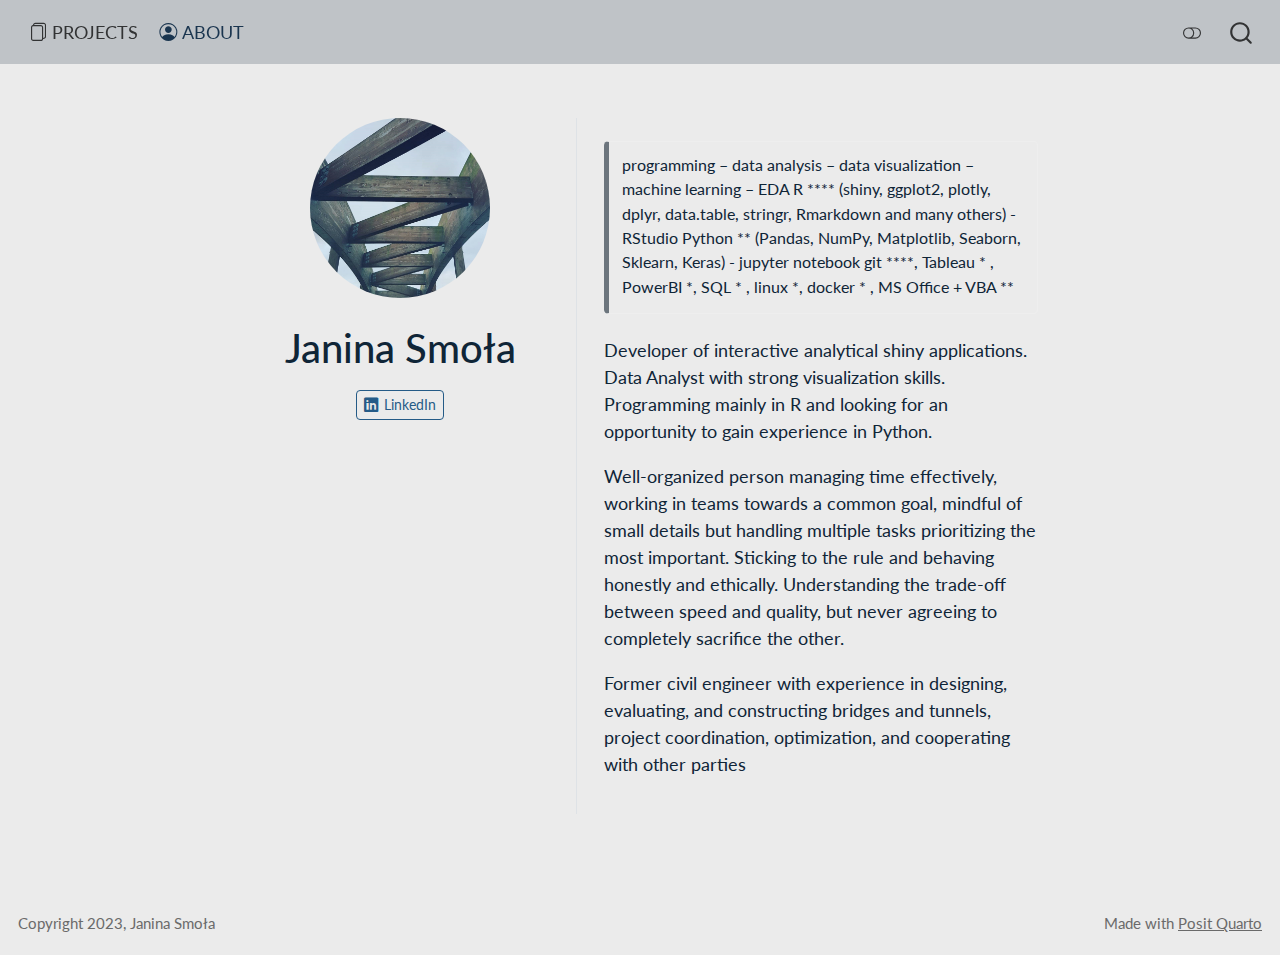
<file: docs/about.html>
<!DOCTYPE html>
<html xmlns="http://www.w3.org/1999/xhtml" lang="en" xml:lang="en"><head>

<meta charset="utf-8">
<meta name="generator" content="quarto-1.2.269">

<meta name="viewport" content="width=device-width, initial-scale=1.0, user-scalable=yes">


<title>Janina Smoła</title>
<style>
code{white-space: pre-wrap;}
span.smallcaps{font-variant: small-caps;}
div.columns{display: flex; gap: min(4vw, 1.5em);}
div.column{flex: auto; overflow-x: auto;}
div.hanging-indent{margin-left: 1.5em; text-indent: -1.5em;}
ul.task-list{list-style: none;}
ul.task-list li input[type="checkbox"] {
  width: 0.8em;
  margin: 0 0.8em 0.2em -1.6em;
  vertical-align: middle;
}
</style>


<script src="site_libs/quarto-nav/quarto-nav.js"></script>
<script src="site_libs/clipboard/clipboard.min.js"></script>
<script src="site_libs/quarto-search/autocomplete.umd.js"></script>
<script src="site_libs/quarto-search/fuse.min.js"></script>
<script src="site_libs/quarto-search/quarto-search.js"></script>
<meta name="quarto:offset" content="./">
<script src="site_libs/quarto-html/quarto.js"></script>
<script src="site_libs/quarto-html/popper.min.js"></script>
<script src="site_libs/quarto-html/tippy.umd.min.js"></script>
<link href="site_libs/quarto-html/tippy.css" rel="stylesheet">
<link href="site_libs/quarto-html/quarto-syntax-highlighting.css" rel="stylesheet" class="quarto-color-scheme" id="quarto-text-highlighting-styles">
<link href="site_libs/quarto-html/quarto-syntax-highlighting-dark.css" rel="prefetch" class="quarto-color-scheme quarto-color-alternate" id="quarto-text-highlighting-styles">
<script src="site_libs/bootstrap/bootstrap.min.js"></script>
<link href="site_libs/bootstrap/bootstrap-icons.css" rel="stylesheet">
<link href="site_libs/bootstrap/bootstrap.min.css" rel="stylesheet" class="quarto-color-scheme" id="quarto-bootstrap" data-mode="light">
<link href="site_libs/bootstrap/bootstrap-dark.min.css" rel="prefetch" class="quarto-color-scheme quarto-color-alternate" id="quarto-bootstrap" data-mode="dark">
<script id="quarto-search-options" type="application/json">{
  "location": "navbar",
  "copy-button": true,
  "collapse-after": 3,
  "panel-placement": "end",
  "type": "overlay",
  "limit": 20,
  "language": {
    "search-no-results-text": "No results",
    "search-matching-documents-text": "matching documents",
    "search-copy-link-title": "Copy link to search",
    "search-hide-matches-text": "Hide additional matches",
    "search-more-match-text": "more match in this document",
    "search-more-matches-text": "more matches in this document",
    "search-clear-button-title": "Clear",
    "search-detached-cancel-button-title": "Cancel",
    "search-submit-button-title": "Submit"
  }
}</script>


<link rel="stylesheet" href="styles.css">
</head>

<body class="nav-fixed fullcontent">

<div id="quarto-search-results"></div>
  <header id="quarto-header" class="headroom fixed-top">
    <nav class="navbar navbar-expand-lg navbar-dark ">
      <div class="navbar-container container-fluid">
          <button class="navbar-toggler" type="button" data-bs-toggle="collapse" data-bs-target="#navbarCollapse" aria-controls="navbarCollapse" aria-expanded="false" aria-label="Toggle navigation" onclick="if (window.quartoToggleHeadroom) { window.quartoToggleHeadroom(); }">
  <span class="navbar-toggler-icon"></span>
</button>
          <div class="collapse navbar-collapse" id="navbarCollapse">
            <ul class="navbar-nav navbar-nav-scroll me-auto">
  <li class="nav-item">
    <a class="nav-link" href="./index.html"><i class="bi bi-files" role="img">
</i> 
 <span class="menu-text">Projects</span></a>
  </li>  
  <li class="nav-item">
    <a class="nav-link active" href="./about.html" aria-current="page"><i class="bi bi-person-circle" role="img">
</i> 
 <span class="menu-text">About</span></a>
  </li>  
</ul>
              <div class="quarto-toggle-container">
                  <a href="" class="quarto-color-scheme-toggle nav-link" onclick="window.quartoToggleColorScheme(); return false;" title="Toggle dark mode"><i class="bi"></i></a>
              </div>
              <div id="quarto-search" class="" title="Search"></div>
          </div> <!-- /navcollapse -->
      </div> <!-- /container-fluid -->
    </nav>
</header>
<!-- content -->
<div id="quarto-content" class="quarto-container page-columns page-rows-contents page-layout-article page-navbar">
<!-- sidebar -->
<!-- margin-sidebar -->
    
<!-- main -->
<div class="quarto-about-trestles">
  <div class="about-entity">
    <img src="profile.jpg" class="about-image
  round " style="height: 10em; width: 10em;">
<header id="title-block-header" class="quarto-title-block default">
<div class="quarto-title">
<h1 class="title">Janina Smoła</h1>
</div>
<div class="quarto-title-meta">
  </div>
</header>
    <div class="about-links">
  <a href="https://linkedin.com/in/janinasmola" class="about-link">
    <i class="bi bi-linkedin"></i>
     <span class="about-link-text">LinkedIn</span>
  </a>
</div>
  </div>
  <div class="about-contents"><main class="content" id="quarto-document-content">
<div class="callout callout callout-style-simple no-icon">
<div class="callout-body d-flex">
<div class="callout-icon-container">
<i class="callout-icon no-icon"></i>
</div>
<div class="callout-body-container">
<p>programming – data analysis – data visualization – machine learning – EDA R **** (shiny, ggplot2, plotly, dplyr, data.table, stringr, Rmarkdown and many others) - RStudio Python ** (Pandas, NumPy, Matplotlib, Seaborn, Sklearn, Keras) - jupyter notebook git ****, Tableau * , PowerBI *, SQL * , linux *, docker * , MS Office + VBA **</p>
</div>
</div>
</div>
<p>Developer of interactive analytical shiny applications. Data Analyst with strong visualization skills. Programming mainly in R and looking for an opportunity to gain experience in Python.</p>
<p>Well-organized person managing time effectively, working in teams towards a common goal, mindful of small details but handling multiple tasks prioritizing the most important. Sticking to the rule and behaving honestly and ethically. Understanding the trade-off between speed and quality, but never agreeing to completely sacrifice the other.</p>
<p>Former civil engineer with experience in designing, evaluating, and constructing bridges and tunnels, project coordination, optimization, and cooperating with other parties</p>
<!-- Photo by Boys in Bristol Photography: https://www.pexels.com/photo/brown-wooden-bridge-290696/ -->


</main></div>
</div>
 <!-- /main -->
<script id="quarto-html-after-body" type="application/javascript">
window.document.addEventListener("DOMContentLoaded", function (event) {
  const toggleBodyColorMode = (bsSheetEl) => {
    const mode = bsSheetEl.getAttribute("data-mode");
    const bodyEl = window.document.querySelector("body");
    if (mode === "dark") {
      bodyEl.classList.add("quarto-dark");
      bodyEl.classList.remove("quarto-light");
    } else {
      bodyEl.classList.add("quarto-light");
      bodyEl.classList.remove("quarto-dark");
    }
  }
  const toggleBodyColorPrimary = () => {
    const bsSheetEl = window.document.querySelector("link#quarto-bootstrap");
    if (bsSheetEl) {
      toggleBodyColorMode(bsSheetEl);
    }
  }
  toggleBodyColorPrimary();  
  const disableStylesheet = (stylesheets) => {
    for (let i=0; i < stylesheets.length; i++) {
      const stylesheet = stylesheets[i];
      stylesheet.rel = 'prefetch';
    }
  }
  const enableStylesheet = (stylesheets) => {
    for (let i=0; i < stylesheets.length; i++) {
      const stylesheet = stylesheets[i];
      stylesheet.rel = 'stylesheet';
    }
  }
  const manageTransitions = (selector, allowTransitions) => {
    const els = window.document.querySelectorAll(selector);
    for (let i=0; i < els.length; i++) {
      const el = els[i];
      if (allowTransitions) {
        el.classList.remove('notransition');
      } else {
        el.classList.add('notransition');
      }
    }
  }
  const toggleColorMode = (alternate) => {
    // Switch the stylesheets
    const alternateStylesheets = window.document.querySelectorAll('link.quarto-color-scheme.quarto-color-alternate');
    manageTransitions('#quarto-margin-sidebar .nav-link', false);
    if (alternate) {
      enableStylesheet(alternateStylesheets);
      for (const sheetNode of alternateStylesheets) {
        if (sheetNode.id === "quarto-bootstrap") {
          toggleBodyColorMode(sheetNode);
        }
      }
    } else {
      disableStylesheet(alternateStylesheets);
      toggleBodyColorPrimary();
    }
    manageTransitions('#quarto-margin-sidebar .nav-link', true);
    // Switch the toggles
    const toggles = window.document.querySelectorAll('.quarto-color-scheme-toggle');
    for (let i=0; i < toggles.length; i++) {
      const toggle = toggles[i];
      if (toggle) {
        if (alternate) {
          toggle.classList.add("alternate");     
        } else {
          toggle.classList.remove("alternate");
        }
      }
    }
    // Hack to workaround the fact that safari doesn't
    // properly recolor the scrollbar when toggling (#1455)
    if (navigator.userAgent.indexOf('Safari') > 0 && navigator.userAgent.indexOf('Chrome') == -1) {
      manageTransitions("body", false);
      window.scrollTo(0, 1);
      setTimeout(() => {
        window.scrollTo(0, 0);
        manageTransitions("body", true);
      }, 40);  
    }
  }
  const isFileUrl = () => { 
    return window.location.protocol === 'file:';
  }
  const hasAlternateSentinel = () => {  
    let styleSentinel = getColorSchemeSentinel();
    if (styleSentinel !== null) {
      return styleSentinel === "alternate";
    } else {
      return false;
    }
  }
  const setStyleSentinel = (alternate) => {
    const value = alternate ? "alternate" : "default";
    if (!isFileUrl()) {
      window.localStorage.setItem("quarto-color-scheme", value);
    } else {
      localAlternateSentinel = value;
    }
  }
  const getColorSchemeSentinel = () => {
    if (!isFileUrl()) {
      const storageValue = window.localStorage.getItem("quarto-color-scheme");
      return storageValue != null ? storageValue : localAlternateSentinel;
    } else {
      return localAlternateSentinel;
    }
  }
  let localAlternateSentinel = 'default';
  // Dark / light mode switch
  window.quartoToggleColorScheme = () => {
    // Read the current dark / light value 
    let toAlternate = !hasAlternateSentinel();
    toggleColorMode(toAlternate);
    setStyleSentinel(toAlternate);
  };
  // Ensure there is a toggle, if there isn't float one in the top right
  if (window.document.querySelector('.quarto-color-scheme-toggle') === null) {
    const a = window.document.createElement('a');
    a.classList.add('top-right');
    a.classList.add('quarto-color-scheme-toggle');
    a.href = "";
    a.onclick = function() { try { window.quartoToggleColorScheme(); } catch {} return false; };
    const i = window.document.createElement("i");
    i.classList.add('bi');
    a.appendChild(i);
    window.document.body.appendChild(a);
  }
  // Switch to dark mode if need be
  if (hasAlternateSentinel()) {
    toggleColorMode(true);
  } else {
    toggleColorMode(false);
  }
  const clipboard = new window.ClipboardJS('.code-copy-button', {
    target: function(trigger) {
      return trigger.previousElementSibling;
    }
  });
  clipboard.on('success', function(e) {
    // button target
    const button = e.trigger;
    // don't keep focus
    button.blur();
    // flash "checked"
    button.classList.add('code-copy-button-checked');
    var currentTitle = button.getAttribute("title");
    button.setAttribute("title", "Copied!");
    let tooltip;
    if (window.bootstrap) {
      button.setAttribute("data-bs-toggle", "tooltip");
      button.setAttribute("data-bs-placement", "left");
      button.setAttribute("data-bs-title", "Copied!");
      tooltip = new bootstrap.Tooltip(button, 
        { trigger: "manual", 
          customClass: "code-copy-button-tooltip",
          offset: [0, -8]});
      tooltip.show();    
    }
    setTimeout(function() {
      if (tooltip) {
        tooltip.hide();
        button.removeAttribute("data-bs-title");
        button.removeAttribute("data-bs-toggle");
        button.removeAttribute("data-bs-placement");
      }
      button.setAttribute("title", currentTitle);
      button.classList.remove('code-copy-button-checked');
    }, 1000);
    // clear code selection
    e.clearSelection();
  });
  function tippyHover(el, contentFn) {
    const config = {
      allowHTML: true,
      content: contentFn,
      maxWidth: 500,
      delay: 100,
      arrow: false,
      appendTo: function(el) {
          return el.parentElement;
      },
      interactive: true,
      interactiveBorder: 10,
      theme: 'quarto',
      placement: 'bottom-start'
    };
    window.tippy(el, config); 
  }
  const noterefs = window.document.querySelectorAll('a[role="doc-noteref"]');
  for (var i=0; i<noterefs.length; i++) {
    const ref = noterefs[i];
    tippyHover(ref, function() {
      // use id or data attribute instead here
      let href = ref.getAttribute('data-footnote-href') || ref.getAttribute('href');
      try { href = new URL(href).hash; } catch {}
      const id = href.replace(/^#\/?/, "");
      const note = window.document.getElementById(id);
      return note.innerHTML;
    });
  }
  const findCites = (el) => {
    const parentEl = el.parentElement;
    if (parentEl) {
      const cites = parentEl.dataset.cites;
      if (cites) {
        return {
          el,
          cites: cites.split(' ')
        };
      } else {
        return findCites(el.parentElement)
      }
    } else {
      return undefined;
    }
  };
  var bibliorefs = window.document.querySelectorAll('a[role="doc-biblioref"]');
  for (var i=0; i<bibliorefs.length; i++) {
    const ref = bibliorefs[i];
    const citeInfo = findCites(ref);
    if (citeInfo) {
      tippyHover(citeInfo.el, function() {
        var popup = window.document.createElement('div');
        citeInfo.cites.forEach(function(cite) {
          var citeDiv = window.document.createElement('div');
          citeDiv.classList.add('hanging-indent');
          citeDiv.classList.add('csl-entry');
          var biblioDiv = window.document.getElementById('ref-' + cite);
          if (biblioDiv) {
            citeDiv.innerHTML = biblioDiv.innerHTML;
          }
          popup.appendChild(citeDiv);
        });
        return popup.innerHTML;
      });
    }
  }
});
</script>
</div> <!-- /content -->
<footer class="footer">
  <div class="nav-footer">
    <div class="nav-footer-left">Copyright 2023, Janina Smoła</div>   
    <div class="nav-footer-right">Made with <a href="https://quarto.org/" target="_blank">Posit Quarto</a></div>
  </div>
</footer>



</body></html>
</file>
<file: docs/site_libs/quarto-html/tippy.css>
.tippy-box[data-animation=fade][data-state=hidden]{opacity:0}[data-tippy-root]{max-width:calc(100vw - 10px)}.tippy-box{position:relative;background-color:#333;color:#fff;border-radius:4px;font-size:14px;line-height:1.4;white-space:normal;outline:0;transition-property:transform,visibility,opacity}.tippy-box[data-placement^=top]>.tippy-arrow{bottom:0}.tippy-box[data-placement^=top]>.tippy-arrow:before{bottom:-7px;left:0;border-width:8px 8px 0;border-top-color:initial;transform-origin:center top}.tippy-box[data-placement^=bottom]>.tippy-arrow{top:0}.tippy-box[data-placement^=bottom]>.tippy-arrow:before{top:-7px;left:0;border-width:0 8px 8px;border-bottom-color:initial;transform-origin:center bottom}.tippy-box[data-placement^=left]>.tippy-arrow{right:0}.tippy-box[data-placement^=left]>.tippy-arrow:before{border-width:8px 0 8px 8px;border-left-color:initial;right:-7px;transform-origin:center left}.tippy-box[data-placement^=right]>.tippy-arrow{left:0}.tippy-box[data-placement^=right]>.tippy-arrow:before{left:-7px;border-width:8px 8px 8px 0;border-right-color:initial;transform-origin:center right}.tippy-box[data-inertia][data-state=visible]{transition-timing-function:cubic-bezier(.54,1.5,.38,1.11)}.tippy-arrow{width:16px;height:16px;color:#333}.tippy-arrow:before{content:"";position:absolute;border-color:transparent;border-style:solid}.tippy-content{position:relative;padding:5px 9px;z-index:1}
</file>
<file: docs/site_libs/quarto-html/quarto-syntax-highlighting.css>
/* quarto syntax highlight colors */
:root {
  --quarto-hl-al-color: #ff5555;
  --quarto-hl-an-color: #6a737d;
  --quarto-hl-at-color: #d73a49;
  --quarto-hl-bn-color: #005cc5;
  --quarto-hl-bu-color: #d73a49;
  --quarto-hl-ch-color: #032f62;
  --quarto-hl-co-color: #6a737d;
  --quarto-hl-cv-color: #6a737d;
  --quarto-hl-cn-color: #005cc5;
  --quarto-hl-cf-color: #d73a49;
  --quarto-hl-dt-color: #d73a49;
  --quarto-hl-dv-color: #005cc5;
  --quarto-hl-do-color: #6a737d;
  --quarto-hl-er-color: #ff5555;
  --quarto-hl-ex-color: #d73a49;
  --quarto-hl-fl-color: #005cc5;
  --quarto-hl-fu-color: #6f42c1;
  --quarto-hl-im-color: #032f62;
  --quarto-hl-in-color: #6a737d;
  --quarto-hl-kw-color: #d73a49;
  --quarto-hl-op-color: #24292e;
  --quarto-hl-pp-color: #d73a49;
  --quarto-hl-re-color: #6a737d;
  --quarto-hl-sc-color: #005cc5;
  --quarto-hl-ss-color: #032f62;
  --quarto-hl-st-color: #032f62;
  --quarto-hl-va-color: #e36209;
  --quarto-hl-vs-color: #032f62;
  --quarto-hl-wa-color: #ff5555;
}

/* other quarto variables */
:root {
  --quarto-font-monospace: SFMono-Regular, Menlo, Monaco, Consolas, "Liberation Mono", "Courier New", monospace;
}

code span.al {
  font-weight: bold;
  color: #ff5555;
}

code span.an {
  color: #6a737d;
}

code span.at {
  color: #d73a49;
}

code span.bn {
  color: #005cc5;
}

code span.bu {
  color: #d73a49;
}

code span.ch {
  color: #032f62;
}

code span.co {
  color: #6a737d;
}

code span.cv {
  color: #6a737d;
}

code span.cn {
  color: #005cc5;
}

code span.cf {
  color: #d73a49;
}

code span.dt {
  color: #d73a49;
}

code span.dv {
  color: #005cc5;
}

code span.do {
  color: #6a737d;
}

code span.er {
  color: #ff5555;
  text-decoration: underline;
}

code span.ex {
  font-weight: bold;
  color: #d73a49;
}

code span.fl {
  color: #005cc5;
}

code span.fu {
  color: #6f42c1;
}

code span.im {
  color: #032f62;
}

code span.in {
  color: #6a737d;
}

code span.kw {
  color: #d73a49;
}

pre > code.sourceCode > span {
  color: #24292e;
}

code span {
  color: #24292e;
}

code.sourceCode > span {
  color: #24292e;
}

div.sourceCode,
div.sourceCode pre.sourceCode {
  color: #24292e;
}

code span.op {
  color: #24292e;
}

code span.pp {
  color: #d73a49;
}

code span.re {
  color: #6a737d;
}

code span.sc {
  color: #005cc5;
}

code span.ss {
  color: #032f62;
}

code span.st {
  color: #032f62;
}

code span.va {
  color: #e36209;
}

code span.vs {
  color: #032f62;
}

code span.wa {
  color: #ff5555;
}

.prevent-inlining {
  content: "</";
}

/*# sourceMappingURL=debc5d5d77c3f9108843748ff7464032.css.map */
</file>
<file: docs/site_libs/quarto-html/quarto-syntax-highlighting-dark.css>
/* quarto syntax highlight colors */
:root {
  --quarto-hl-al-color: #ff5555;
  --quarto-hl-an-color: #6a737d;
  --quarto-hl-at-color: #f97583;
  --quarto-hl-bn-color: #79b8ff;
  --quarto-hl-bu-color: #f97583;
  --quarto-hl-ch-color: #9ecbff;
  --quarto-hl-co-color: #6a737d;
  --quarto-hl-cv-color: #6a737d;
  --quarto-hl-cn-color: #79b8ff;
  --quarto-hl-cf-color: #f97583;
  --quarto-hl-dt-color: #f97583;
  --quarto-hl-dv-color: #79b8ff;
  --quarto-hl-do-color: #6a737d;
  --quarto-hl-er-color: #ff5555;
  --quarto-hl-ex-color: #f97583;
  --quarto-hl-fl-color: #79b8ff;
  --quarto-hl-fu-color: #b392f0;
  --quarto-hl-im-color: #9ecbff;
  --quarto-hl-in-color: #6a737d;
  --quarto-hl-kw-color: #f97583;
  --quarto-hl-op-color: #e1e4e8;
  --quarto-hl-pp-color: #f97583;
  --quarto-hl-re-color: #6a737d;
  --quarto-hl-sc-color: #79b8ff;
  --quarto-hl-ss-color: #9ecbff;
  --quarto-hl-st-color: #9ecbff;
  --quarto-hl-va-color: #ffab70;
  --quarto-hl-vs-color: #9ecbff;
  --quarto-hl-wa-color: #ff5555;
}

/* other quarto variables */
:root {
  --quarto-font-monospace: SFMono-Regular, Menlo, Monaco, Consolas, "Liberation Mono", "Courier New", monospace;
}

code span.al {
  font-weight: bold;
  color: #ff5555;
}

code span.an {
  color: #6a737d;
}

code span.at {
  color: #f97583;
}

code span.bn {
  color: #79b8ff;
}

code span.bu {
  color: #f97583;
}

code span.ch {
  color: #9ecbff;
}

code span.co {
  color: #6a737d;
}

code span.cv {
  color: #6a737d;
}

code span.cn {
  color: #79b8ff;
}

code span.cf {
  color: #f97583;
}

code span.dt {
  color: #f97583;
}

code span.dv {
  color: #79b8ff;
}

code span.do {
  color: #6a737d;
}

code span.er {
  color: #ff5555;
  text-decoration: underline;
}

code span.ex {
  font-weight: bold;
  color: #f97583;
}

code span.fl {
  color: #79b8ff;
}

code span.fu {
  color: #b392f0;
}

code span.im {
  color: #9ecbff;
}

code span.in {
  color: #6a737d;
}

code span.kw {
  color: #f97583;
}

pre > code.sourceCode > span {
  color: #e1e4e8;
}

code span {
  color: #e1e4e8;
}

code.sourceCode > span {
  color: #e1e4e8;
}

div.sourceCode,
div.sourceCode pre.sourceCode {
  color: #e1e4e8;
}

code span.op {
  color: #e1e4e8;
}

code span.pp {
  color: #f97583;
}

code span.re {
  color: #6a737d;
}

code span.sc {
  color: #79b8ff;
}

code span.ss {
  color: #9ecbff;
}

code span.st {
  color: #9ecbff;
}

code span.va {
  color: #ffab70;
}

code span.vs {
  color: #9ecbff;
}

code span.wa {
  color: #ff5555;
}

.prevent-inlining {
  content: "</";
}

/*# sourceMappingURL=935a306eefa94366c21e1a970dddb765.css.map */
</file>
<file: docs/styles.css>
/* css styles */
.code {
  color: #5bc0de !importanti;
}

#title-block-header .quarto-title-banner {
  padding: 10px 0 20px 0;
}

.navbar-container {
  text-transform: uppercase;
}

.scroll-300 {
  max-height: 300px;
  overflow-y: auto;
  background-color: inherit;
}
</file>
